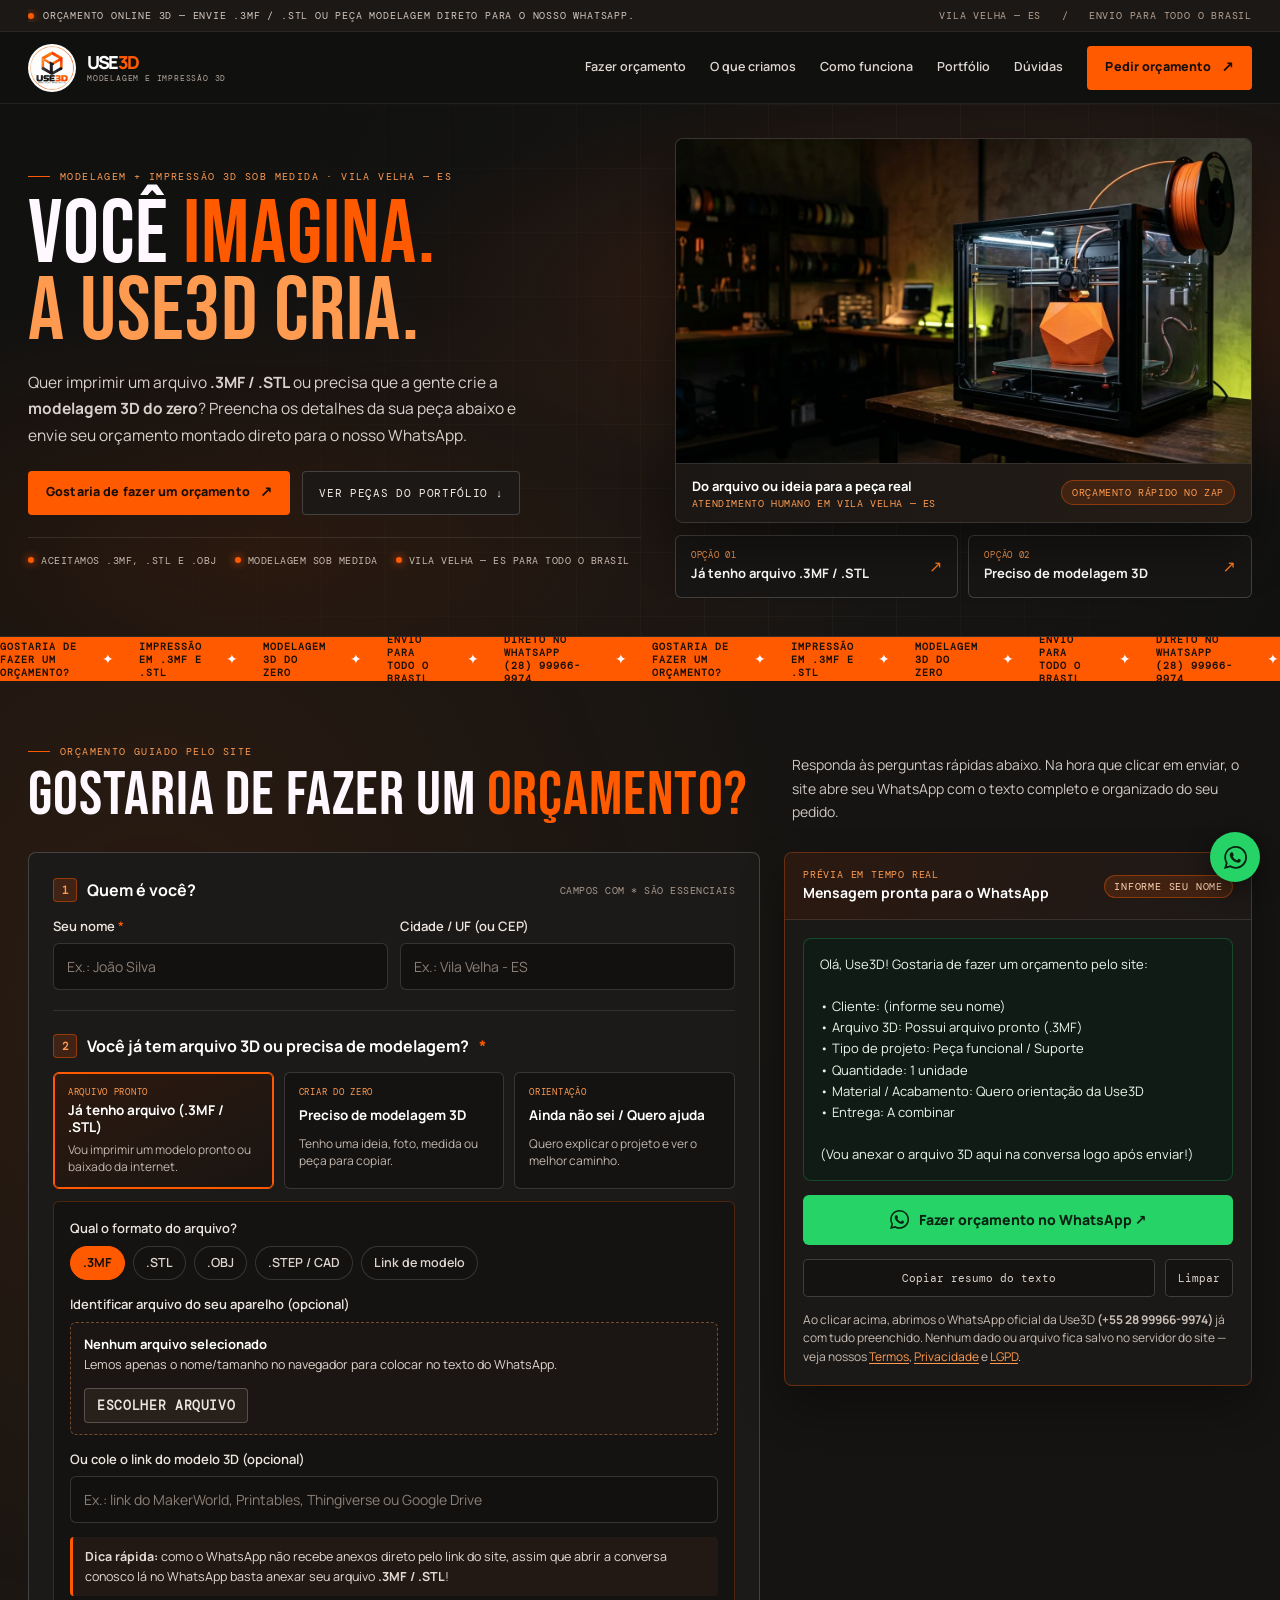
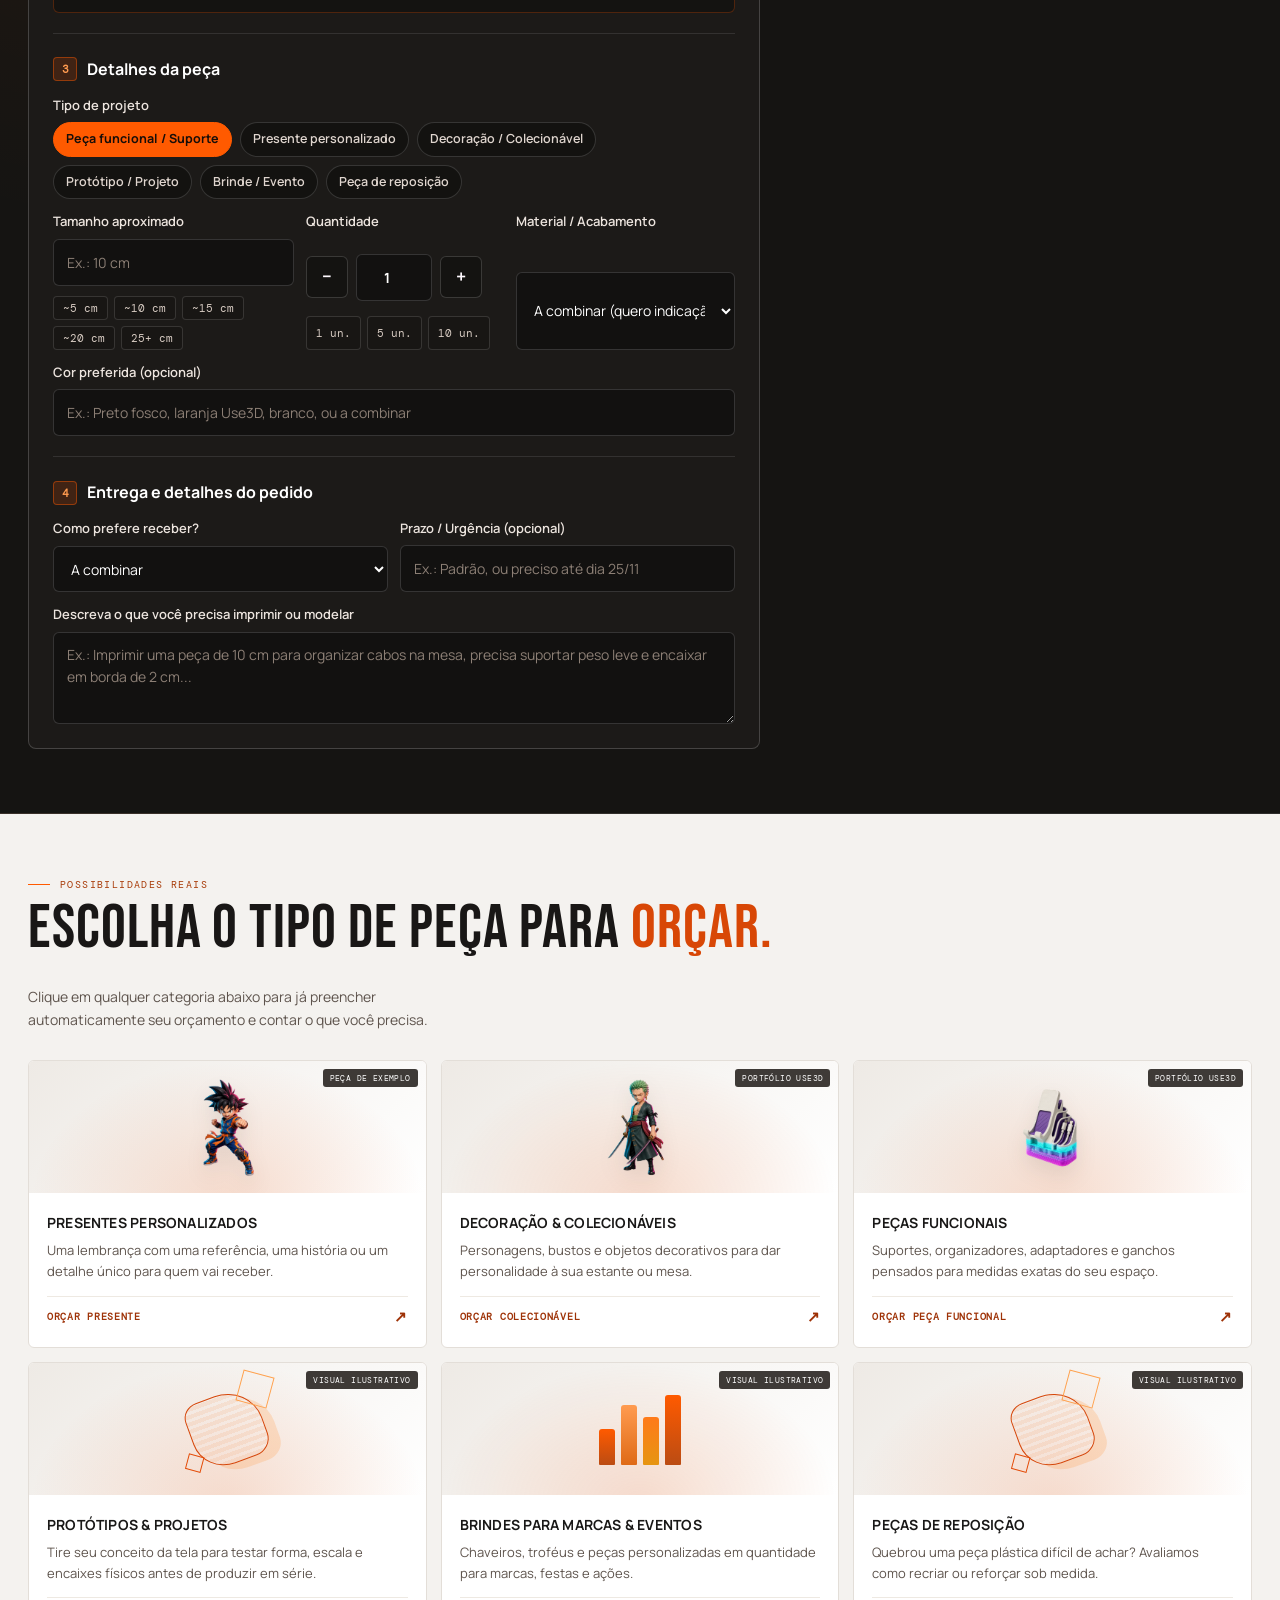
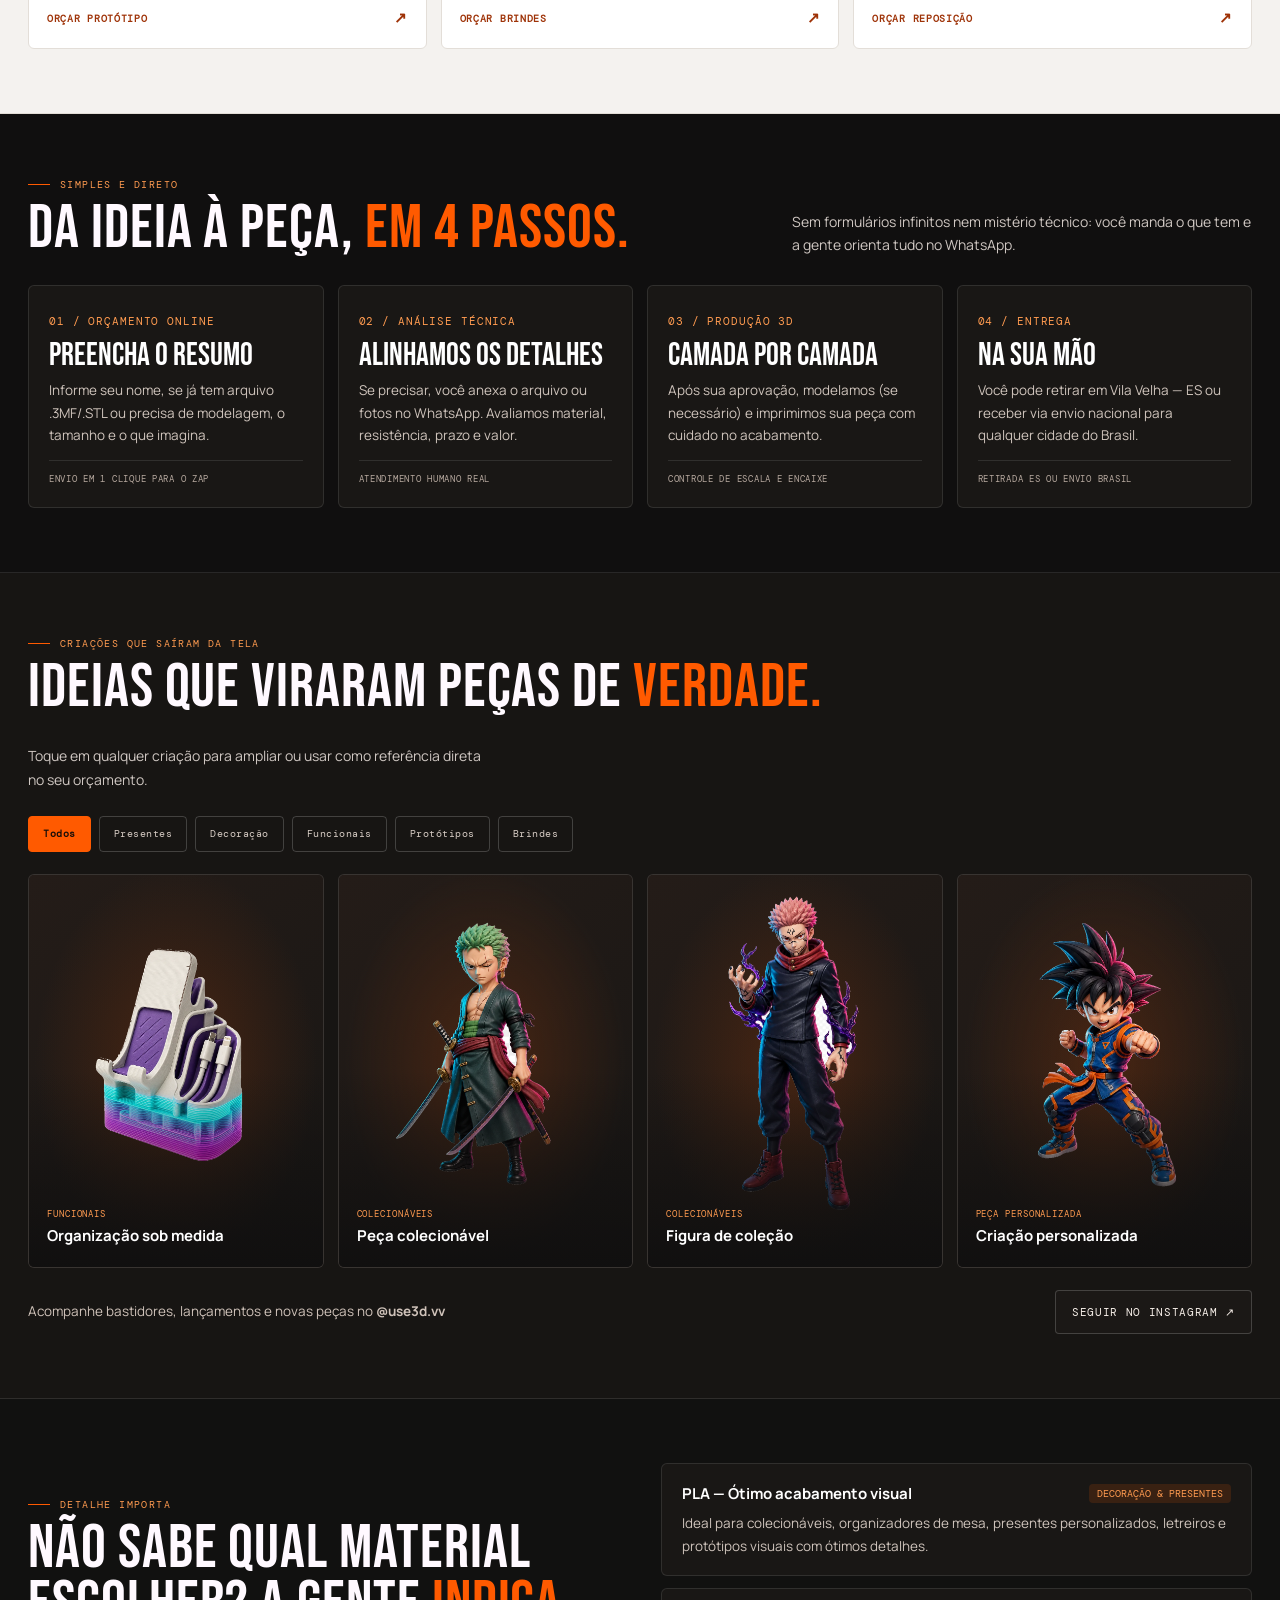
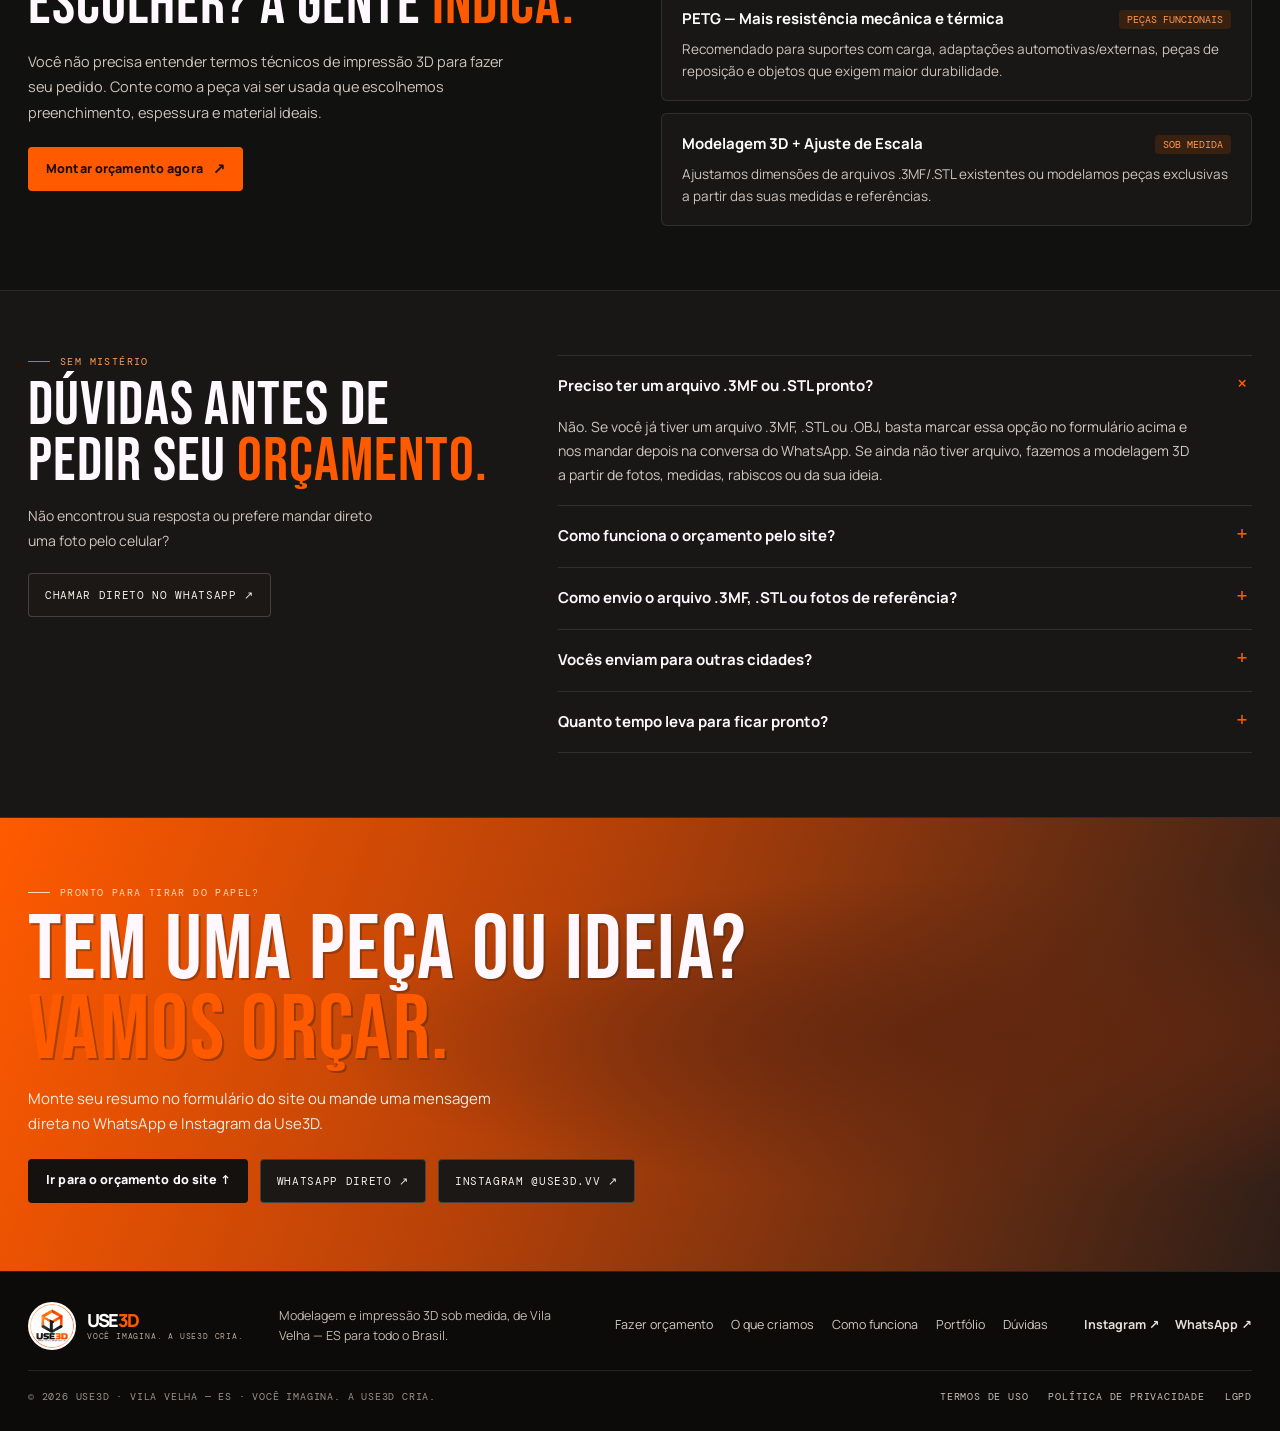
<file: docs/index.html>
<!doctype html>
<html lang="pt-BR">
<head>
<meta charset="utf-8">
<meta name="viewport" content="width=device-width, initial-scale=1">
<meta name="theme-color" content="#111110">
<title>Use3D — Orçamento, Modelagem e Impressão 3D Sob Medida | Vila Velha, ES</title>
<meta name="description" content="Faça seu orçamento de modelagem e impressão 3D online na Use3D. Informe seu arquivo .3MF/.STL ou ideia e envie direto para o WhatsApp. Vila Velha, ES para todo o Brasil.">
<meta name="keywords" content="orçamento impressão 3D, imprimir arquivo STL, imprimir arquivo 3MF, modelagem 3D sob medida, impressão 3D Vila Velha, impressão 3D Espírito Santo, peças personalizadas 3D, protótipos 3D, colecionáveis 3D, Use3D">
<meta name="author" content="Use3D">
<meta name="robots" content="index, follow, max-image-preview:large, max-snippet:-1, max-video-preview:-1">
<meta name="geo.region" content="BR-ES">
<meta name="geo.placename" content="Vila Velha">
<link rel="canonical" href="https://use3d.github.io/USE3D.VV/">
<link rel="alternate" hreflang="pt-BR" href="https://use3d.github.io/USE3D.VV/">
<link rel="icon" href="assets/use3d-icon.jpg" type="image/jpeg">
<link rel="apple-touch-icon" href="assets/use3d-icon.jpg">
<link rel="manifest" href="site.webmanifest">
<link rel="preload" href="assets/bebas-neue.ttf" as="font" type="font/ttf" crossorigin>
<link rel="preload" href="assets/manrope-regular.ttf" as="font" type="font/ttf" crossorigin>
<link rel="preload" href="assets/manrope-bold.ttf" as="font" type="font/ttf" crossorigin>
<meta property="og:type" content="website">
<meta property="og:locale" content="pt_BR">
<meta property="og:site_name" content="Use3D">
<meta property="og:title" content="Use3D — Orçamento, Modelagem e Impressão 3D Sob Medida | Vila Velha, ES">
<meta property="og:description" content="Tem um arquivo .3MF/.STL ou uma ideia para modelar? Preencha os detalhes da sua peça e envie seu orçamento direto para o WhatsApp da Use3D.">
<meta property="og:url" content="https://use3d.github.io/USE3D.VV/">
<meta property="og:image" content="https://use3d.github.io/USE3D.VV/assets/og-use3d.jpg">
<meta property="og:image:type" content="image/jpeg">
<meta property="og:image:width" content="1200">
<meta property="og:image:height" content="630">
<meta property="og:image:alt" content="Estúdio Use3D com impressora 3D criando peça personalizada em Vila Velha, ES">
<meta name="twitter:card" content="summary_large_image">
<meta name="twitter:title" content="Use3D — Orçamento, Modelagem e Impressão 3D Sob Medida">
<meta name="twitter:description" content="Monte seu pedido de impressão 3D (.3MF, .STL ou modelagem do zero) e envie direto no WhatsApp da Use3D.">
<meta name="twitter:image" content="https://use3d.github.io/USE3D.VV/assets/og-use3d.jpg">
<meta name="twitter:image:alt" content="Use3D — Modelagem e Impressão 3D Sob Medida">
<script type="application/ld+json">
{
  "@context": "https://schema.org",
  "@graph": [
    {
      "@type": "WebSite",
      "@id": "https://use3d.github.io/USE3D.VV/#website",
      "url": "https://use3d.github.io/USE3D.VV/",
      "name": "Use3D",
      "description": "Orçamento online, modelagem e impressão 3D sob medida em Vila Velha, ES, com envio para todo o Brasil.",
      "inLanguage": "pt-BR",
      "publisher": {"@id": "https://use3d.github.io/USE3D.VV/#business"}
    },
    {
      "@type": ["LocalBusiness", "ProfessionalService"],
      "@id": "https://use3d.github.io/USE3D.VV/#business",
      "name": "Use3D",
      "alternateName": "Use3D Modelagem e Impressão 3D",
      "description": "Estúdio de modelagem e impressão 3D sob medida em Vila Velha, Espírito Santo, com envio para todo o Brasil. Impressão de arquivos .3MF/.STL, modelagem do zero, presentes personalizados, colecionáveis, peças funcionais, protótipos e brindes.",
      "url": "https://use3d.github.io/USE3D.VV/",
      "logo": "https://use3d.github.io/USE3D.VV/assets/use3d-logo.jpg",
      "image": [
        "https://use3d.github.io/USE3D.VV/assets/og-use3d.jpg",
        "https://use3d.github.io/USE3D.VV/assets/studio.webp"
      ],
      "telephone": "+55-28-99966-9974",
      "sameAs": [
        "https://instagram.com/use3d.vv",
        "https://wa.me/5528999669974"
      ],
      "address": {
        "@type": "PostalAddress",
        "addressLocality": "Vila Velha",
        "addressRegion": "ES",
        "addressCountry": "BR"
      },
      "areaServed": [
        {"@type": "City", "name": "Vila Velha"},
        {"@type": "State", "name": "Espírito Santo"},
        {"@type": "Country", "name": "Brasil"}
      ],
      "contactPoint": {
        "@type": "ContactPoint",
        "contactType": "customer service",
        "telephone": "+55-28-99966-9974",
        "url": "https://wa.me/5528999669974?text=Oi%2C%20vim%20pelo%20site%20da%20Use3D%20e%20quero%20fazer%20um%20or%C3%A7amento.",
        "availableLanguage": ["Portuguese"]
      },
      "hasOfferCatalog": {
        "@type": "OfferCatalog",
        "name": "Serviços de Modelagem e Impressão 3D Use3D",
        "itemListElement": [
          {"@type": "Offer", "itemOffered": {"@type": "Service", "name": "Impressão 3D a partir de arquivos .3MF e .STL"}},
          {"@type": "Offer", "itemOffered": {"@type": "Service", "name": "Modelagem 3D Sob Medida"}},
          {"@type": "Offer", "itemOffered": {"@type": "Service", "name": "Presentes Personalizados em Impressão 3D"}},
          {"@type": "Offer", "itemOffered": {"@type": "Service", "name": "Decoração e Colecionáveis 3D"}},
          {"@type": "Offer", "itemOffered": {"@type": "Service", "name": "Peças Funcionais e Reposição Sob Medida"}},
          {"@type": "Offer", "itemOffered": {"@type": "Service", "name": "Protótipos e Brindes para Marcas e Eventos"}}
        ]
      }
    },
    {
      "@type": "WebPage",
      "@id": "https://use3d.github.io/USE3D.VV/#webpage",
      "url": "https://use3d.github.io/USE3D.VV/",
      "name": "Use3D — Orçamento, Modelagem e Impressão 3D Sob Medida | Vila Velha, ES",
      "description": "Faça seu orçamento de modelagem e impressão 3D online na Use3D e envie direto para o WhatsApp. Vila Velha, ES para todo o Brasil.",
      "inLanguage": "pt-BR",
      "isPartOf": {"@id": "https://use3d.github.io/USE3D.VV/#website"},
      "about": {"@id": "https://use3d.github.io/USE3D.VV/#business"},
      "primaryImageOfPage": {
        "@type": "ImageObject",
        "url": "https://use3d.github.io/USE3D.VV/assets/og-use3d.jpg",
        "width": 1200,
        "height": 630
      }
    },
    {
      "@type": "FAQPage",
      "@id": "https://use3d.github.io/USE3D.VV/#faq",
      "mainEntity": [
        {
          "@type": "Question",
          "name": "Preciso ter um arquivo .3MF ou .STL pronto?",
          "acceptedAnswer": {
            "@type": "Answer",
            "text": "Não. Se você já tiver um arquivo .3MF, .STL ou .OBJ, pode informar direto no formulário de orçamento e enviar na conversa do WhatsApp. Se ainda não tiver arquivo, fazemos a modelagem 3D a partir de fotos, medidas, rabiscos ou da sua ideia."
          }
        },
        {
          "@type": "Question",
          "name": "Como funciona o orçamento pelo site?",
          "acceptedAnswer": {
            "@type": "Answer",
            "text": "Você preenche os dados básicos da sua peça — nome, se já possui arquivo 3D ou precisa de modelagem, tamanho aproximado, quantidade e entrega — e o site monta automaticamente uma mensagem organizada para enviar com um clique direto para o WhatsApp da Use3D."
          }
        },
        {
          "@type": "Question",
          "name": "Como envio o arquivo .3MF, .STL ou fotos de referência?",
          "acceptedAnswer": {
            "@type": "Answer",
            "text": "No formulário você pode indicar o formato ou selecionar o arquivo para preencher o nome automaticamente no texto. Assim que o WhatsApp abrir com o resumo pronto, basta anexar o arquivo 3D ou enviar suas imagens direto na conversa."
          }
        },
        {
          "@type": "Question",
          "name": "Vocês enviam para outras cidades?",
          "acceptedAnswer": {
            "@type": "Answer",
            "text": "Sim. A Use3D fica em Vila Velha — ES (com opção de retirada ou entrega local) e envia projetos personalizados para todo o Brasil."
          }
        },
        {
          "@type": "Question",
          "name": "Quanto tempo leva para ficar pronto?",
          "acceptedAnswer": {
            "@type": "Answer",
            "text": "O prazo varia conforme tamanho, necessidade de modelagem, material e acabamento. A estimativa de prazo e valor é confirmada rapidamente após o envio do seu resumo no WhatsApp."
          }
        }
      ]
    }
  ]
}
</script>
<style>
@font-face{font-family:Manrope;src:url('assets/manrope-regular.ttf');font-weight:400;font-display:swap}
@font-face{font-family:Manrope;src:url('assets/manrope-medium.ttf');font-weight:500;font-display:swap}
@font-face{font-family:Manrope;src:url('assets/manrope-semibold.ttf');font-weight:600;font-display:swap}
@font-face{font-family:Manrope;src:url('assets/manrope-bold.ttf');font-weight:700;font-display:swap}
@font-face{font-family:Manrope;src:url('assets/manrope-extrabold.ttf');font-weight:800;font-display:swap}
@font-face{font-family:DMMono;src:url('assets/dm-mono.ttf');font-display:swap}
@font-face{font-family:Bebas;src:url('assets/bebas-neue.ttf');font-display:swap}

:root{
  --bg:#111110;
  --bg2:#191715;
  --bg3:#23201d;
  --orange:#ff5a00;
  --orange-deep:#d94706;
  --amber:#ff7a1a;
  --peach:#ff9b50;
  --wa:#25d366;
  --wa-dark:#128c45;
  --white:#fff9ff;
  --soft:#d8d1cc;
  --muted:#a8998d;
  --line:#ffffff1a;
  --line-strong:#ffffff2e;
  --mono:DMMono,ui-monospace,monospace;
  --sans:Manrope,system-ui,Arial,sans-serif;
  --display:Bebas,Impact,sans-serif;
  --max:1260px;
  --ease:cubic-bezier(.2,.72,.18,1);
}

*{box-sizing:border-box}
html{scroll-behavior:smooth;scroll-padding-top:78px;overflow-x:clip}
body{
  margin:0;
  background:var(--bg);
  color:var(--white);
  font-family:var(--sans);
  font-size:15px;
  line-height:1.65;
  -webkit-font-smoothing:antialiased;
  overflow-x:clip;
}
body.locked{overflow:hidden}
a{color:inherit;text-decoration:none}
button,input,select,textarea{font:inherit;color:inherit}

.wrap{width:min(var(--max),calc(100% - 56px));margin-inline:auto}
.mono{font-family:var(--mono)}
.sr-only{position:absolute;width:1px;height:1px;padding:0;margin:-1px;overflow:hidden;clip:rect(0,0,0,0);white-space:nowrap;border:0}

.reading-progress{position:fixed;z-index:100;top:0;left:0;width:100%;height:2px;pointer-events:none}
.reading-progress span{display:block;width:0;height:100%;background:linear-gradient(90deg,var(--orange),var(--amber),var(--peach));box-shadow:0 0 12px #ff5a0099}

a:focus-visible,button:focus-visible,input:focus-visible,select:focus-visible,textarea:focus-visible,summary:focus-visible{
  outline:2px solid var(--amber);
  outline-offset:3px;
}
.skip-link{
  position:fixed;z-index:120;left:12px;top:8px;padding:10px 14px;
  background:var(--amber);color:#111110;font-size:12px;font-weight:800;
  transform:translateY(-160%);transition:transform .2s;
}
.skip-link:focus{transform:translateY(0)}

.eyebrow{
  display:flex;align-items:center;gap:10px;
  color:var(--peach);font:10px var(--mono);letter-spacing:.14em;text-transform:uppercase;
}
.eyebrow:before{content:'';height:1px;width:22px;background:var(--orange)}

/* Top Announcement & Header */
.announcement{
  min-height:31px;background:#1c1815;border-bottom:1px solid #ffffff12;
  color:#d3c8c1;font:10px var(--mono);letter-spacing:.08em;text-transform:uppercase;
}
.announcement .wrap{min-height:31px;display:flex;align-items:center;justify-content:space-between;gap:14px}
.announce-left{display:flex;align-items:center;gap:9px;min-width:0;white-space:nowrap;overflow:hidden;text-overflow:ellipsis}
.announce-dot{width:6px;height:6px;border-radius:50%;background:var(--orange);box-shadow:0 0 10px var(--orange);flex:none}
.announcement .place{color:#b6a293;white-space:nowrap}

.header{
  height:72px;position:sticky;top:0;z-index:40;
  background:#111110db;border-bottom:1px solid #ffffff14;
  backdrop-filter:blur(14px);transition:height .25s var(--ease),background .25s;
}
.header.scrolled{height:64px;background:#111110f2;border-color:#ffffff22}
.header .wrap{height:100%;display:flex;align-items:center;justify-content:space-between;gap:20px}
.brand{display:flex;align-items:center;gap:11px;flex:none}
.brand-img{display:block;width:48px;height:48px;object-fit:cover;border-radius:50%;background:#fff;border:2px solid #ffffffbb}
.brand-lockup{display:flex;flex-direction:column;gap:2px}
.brand-word{font-size:18px;font-weight:800;letter-spacing:-.08em;line-height:1;color:#fff}
.brand-word span{color:var(--orange)}
.brand-tag{color:#b5a69b;font:8px var(--mono);letter-spacing:.1em;text-transform:uppercase}

.nav{display:flex;align-items:center;gap:24px;font-size:12.5px;font-weight:600;color:#e0d7d2}
.nav>a:not(.nav-cta){position:relative;padding:6px 0;transition:color .2s;white-space:nowrap}
.nav>a:not(.nav-cta):hover{color:var(--peach)}
.nav>a:not(.nav-cta):after{content:'';position:absolute;left:0;bottom:0;height:1px;width:0;background:var(--orange);transition:width .25s var(--ease)}
.nav>a:not(.nav-cta):hover:after{width:100%}
.nav-legal{display:none}
.menu-button{display:none;background:none;border:1px solid var(--line-strong);padding:7px 11px;font-size:18px;cursor:pointer;border-radius:4px}

.button,.nav-cta{
  min-height:44px;padding:0 18px;display:inline-flex;align-items:center;justify-content:center;gap:10px;
  background:var(--orange);color:#170e09;font-size:12.5px;font-weight:800;letter-spacing:.01em;border:0;
  border-radius:4px;cursor:pointer;transition:transform .24s var(--ease),box-shadow .24s,background .24s;
  white-space:nowrap;
}
.button:hover,.nav-cta:hover{transform:translateY(-2px);background:#ff7a29;box-shadow:0 10px 26px #ff5a0038}
.button:active,.nav-cta:active{transform:translateY(0) scale(.985)}
.arrow{font-size:15px;transition:transform .2s}
.button:hover .arrow,.nav-cta:hover .arrow{transform:translate(2px,-2px)}

.button-outline{
  min-height:44px;padding:0 16px;display:inline-flex;align-items:center;justify-content:center;gap:9px;
  background:#1b1816;border:1px solid var(--line-strong);border-radius:4px;
  color:#f5ede7;font:11px var(--mono);letter-spacing:.06em;text-transform:uppercase;
  cursor:pointer;transition:border-color .2s,background .2s,color .2s;white-space:nowrap;
}
.button-outline:hover{border-color:var(--orange);background:#261d17;color:#fff}

/* Hero Section */
.hero{
  position:relative;overflow-x:clip;padding:34px 0 38px;isolation:isolate;
  background:radial-gradient(ellipse at 78% 36%,#a83e0e48,transparent 46%),radial-gradient(ellipse at 20% 85%,#ff5a001a,transparent 42%),linear-gradient(120deg,#111110 20%,#171513 72%,#111110);
  border-bottom:1px solid var(--line);
}
.hero:before{
  content:'';position:absolute;inset:0;z-index:-1;
  background-image:linear-gradient(#ffd5b009 1px,transparent 1px),linear-gradient(90deg,#ffd5b009 1px,transparent 1px);
  background-size:64px 64px;mask-image:linear-gradient(105deg,transparent 4%,#000 68%,transparent);
}
.hero .wrap{display:grid;grid-template-columns:1.03fr .97fr;align-items:center;gap:34px}
.hero-copy{position:relative;z-index:2}
.hero h1{
  font:400 clamp(56px,7vw,92px)/.86 var(--display);
  letter-spacing:.01em;margin:14px 0 18px;
}
.hero h1 em{font-style:normal;color:var(--orange)}
.hero h1 .line-amber{color:var(--peach)}
.hero-lead{font-size:15.5px;line-height:1.72;color:var(--soft);max-width:520px;margin:0 0 22px}
.hero-actions{display:flex;flex-wrap:wrap;align-items:center;gap:12px;margin-bottom:22px}
.hero-badges{
  display:flex;flex-wrap:wrap;gap:8px 18px;padding-top:16px;border-top:1px solid var(--line);
  font:10px var(--mono);letter-spacing:.05em;text-transform:uppercase;color:#c9bbb1;
}
.hero-badges span{display:inline-flex;align-items:center;gap:7px}
.hero-badges i{width:6px;height:6px;border-radius:50%;background:var(--orange);box-shadow:0 0 8px var(--orange)}

/* Hero Visual Showcase (Real Studio + Interactive 3D Badge + Direct Shortcut) */
.hero-showcase{
  display:grid;gap:12px;position:relative;
}
.studio-card{
  position:relative;border-radius:8px;overflow:hidden;border:1px solid #ffffff22;
  background:#191715;box-shadow:0 24px 50px #00000066;
}
.studio-card img{display:block;width:100%;height:auto;aspect-ratio:16/9;object-fit:cover}
.studio-card-bar{
  display:flex;align-items:center;justify-content:space-between;gap:12px;flex-wrap:wrap;
  padding:12px 16px;background:linear-gradient(90deg,#1a1715,#241c16);border-top:1px solid var(--line);
}
.studio-card-bar strong{display:block;font-size:13px;color:#fff}
.studio-card-bar span{display:block;font:10px var(--mono);color:var(--peach);letter-spacing:.06em;text-transform:uppercase}
.studio-pill{
  padding:5px 10px;border-radius:999px;background:#ff5a0024;border:1px solid #ff5a0066;
  color:#ffd5b5;font:10px var(--mono);letter-spacing:.06em;text-transform:uppercase;white-space:nowrap;
}

.hero-quick-paths{
  display:grid;grid-template-columns:1fr 1fr;gap:10px;
}
.quick-path{
  display:flex;align-items:center;justify-content:space-between;gap:10px;
  padding:13px 15px;border-radius:6px;border:1px solid var(--line-strong);
  background:#181614;text-align:left;cursor:pointer;
  transition:border-color .2s,background .2s,transform .2s;
}
.quick-path:hover{border-color:var(--orange);background:#221b17;transform:translateY(-2px)}
.quick-path small{display:block;font:9px var(--mono);color:var(--peach);letter-spacing:.08em;text-transform:uppercase;margin-bottom:2px}
.quick-path strong{display:block;font-size:13px;color:#fff}
.quick-path span.go{color:var(--amber);font-size:16px;flex:none}

/* Marquee */
.marquee{height:44px;background:var(--orange);color:#170e09;display:flex;align-items:center;overflow:hidden}
.marquee-track{width:max-content;display:flex;gap:24px;align-items:center;animation:marquee 32s linear infinite;font:10px var(--mono);font-weight:700;letter-spacing:.1em;text-transform:uppercase}
.marquee-track span{display:flex;align-items:center;gap:24px}
.marquee-track b{font-size:14px;color:#fff9ff;font-weight:400}
@keyframes marquee{to{transform:translateX(-50%)}}

/* Section Common */
.section{padding:64px 0}
.section-head{display:flex;justify-content:space-between;align-items:flex-end;gap:28px;margin-bottom:28px;flex-wrap:wrap}
.section-title{font:400 clamp(38px,5.2vw,62px)/.9 var(--display);letter-spacing:.015em;margin:10px 0 0}
.section-title em{font-style:normal;color:var(--orange)}
.section-intro{max-width:460px;color:#cfc7c2;font-size:14px;line-height:1.7;margin:0}

/* PROTAGONIST SECTION: Online Quote Builder -> WhatsApp */
.quote-section{
  background:radial-gradient(ellipse at 12% 18%,#ff5a0018,transparent 42%),#151412;
  border-bottom:1px solid var(--line);
}
.quote-layout{
  display:grid;grid-template-columns:minmax(0,1.22fr) minmax(320px,.78fr);gap:24px;align-items:start;
}
.quote-form-card{
  background:#1c1a18;border:1px solid var(--line-strong);border-radius:8px;padding:24px;
  display:grid;gap:22px;
}
.quote-alert{
  display:none;padding:12px 14px;border-radius:6px;font-size:13.5px;font-weight:600;
  border:1px solid #ff5a0088;background:#331a0d;color:#ffdcc6;
}
.quote-alert.visible{display:block}
.quote-alert.success{border-color:#25d36677;background:#10291b;color:#ccf5dc}

.q-step{display:grid;gap:12px;padding-bottom:20px;border-bottom:1px solid var(--line)}
.q-step:last-of-type{padding-bottom:0;border-bottom:0}
.q-step-head{display:flex;align-items:center;justify-content:space-between;gap:10px;flex-wrap:wrap}
.q-step-title{display:flex;align-items:center;gap:10px;margin:0;font-size:16px;font-weight:700;color:#fff}
.q-step-num{
  display:inline-grid;place-items:center;width:24px;height:24px;border-radius:4px;
  background:#ff5a0029;border:1px solid #ff5a0070;color:var(--peach);font:11px var(--mono);font-weight:700;
}
.q-step-hint{font:10px var(--mono);color:var(--muted);letter-spacing:.05em;text-transform:uppercase}

.fields-row{display:grid;grid-template-columns:1fr 1fr;gap:12px}
.fields-row.three{grid-template-columns:1.1fr .9fr 1fr}
.field{display:grid;gap:6px}
.field label,.field-label{font-size:13px;font-weight:600;color:#ece4de}
.req{color:var(--orange)}
.input,.select,.textarea{
  width:100%;padding:11px 13px;border-radius:6px;
  border:1px solid #ffffff26;background:#121110;color:#fff;
  font-size:14px;transition:border-color .2s,background .2s;
}
.input::placeholder,.textarea::placeholder{color:#8c7f75}
.input:hover,.select:hover,.textarea:hover{border-color:#ffffff44}
.input:focus,.select:focus,.textarea:focus{border-color:var(--orange);background:#161412;outline:none}
.input.invalid,.textarea.invalid{border-color:#ff4d4d;background:#241313}
.textarea{min-height:92px;resize:vertical;line-height:1.6}

/* Radio Choice Cards (Has 3D File? / Needs Modeling?) */
.choice-grid{display:grid;grid-template-columns:repeat(3,minmax(0,1fr));gap:10px}
.choice-card{position:relative}
.choice-card input{position:absolute;opacity:0;pointer-events:none}
.choice-card label{
  display:grid;gap:4px;height:100%;padding:13px 14px;border-radius:6px;
  border:1px solid #ffffff26;background:#141311;cursor:pointer;
  transition:border-color .2s,background .2s,transform .18s;
}
.choice-card label:hover{border-color:#ff7a1a88;background:#1e1915}
.choice-card input:focus-visible + label{outline:2px solid var(--amber);outline-offset:2px}
.choice-card input:checked + label{
  border-color:var(--orange);background:linear-gradient(155deg,#2d190f,#191512);
  box-shadow:inset 0 0 0 1px var(--orange);
}
.choice-badge{font:9px var(--mono);color:var(--peach);letter-spacing:.08em;text-transform:uppercase}
.choice-card strong{font-size:13.5px;color:#fff;line-height:1.3}
.choice-card span.desc{font-size:12px;color:#c2b6ad;line-height:1.45}

/* Conditional Sub-panels */
.cond-panel{
  padding:16px;border-radius:6px;background:#141311;border:1px solid #ff5a0040;
  display:grid;gap:14px;
}
.cond-panel[hidden]{display:none}
.cond-note{
  margin:0;padding:10px 12px;border-radius:4px;background:#221914;border-left:3px solid var(--orange);
  font-size:12.5px;color:#e4d9d1;line-height:1.55;
}

/* File Picker Helper */
.file-drop{
  display:flex;align-items:center;justify-content:space-between;gap:12px;flex-wrap:wrap;
  padding:11px 13px;border-radius:6px;border:1px dashed #ff9b5066;background:#1b1613;
}
.file-drop-info{font-size:12.5px;color:#ded4cc}
.file-drop-info strong{display:block;color:#fff;font-size:13px}
.file-drop-actions{display:flex;gap:8px;align-items:center}
.file-btn{
  padding:8px 12px;border-radius:4px;border:1px solid #ffffff38;background:#27201b;
  font:11px var(--mono);text-transform:uppercase;letter-spacing:.05em;cursor:pointer;color:#fff;
  transition:border-color .2s,background .2s;
}
.file-btn:hover{border-color:var(--orange);background:#33241a}
.file-clear{
  display:none;padding:8px 10px;border-radius:4px;border:1px solid #ffffff26;background:transparent;
  font:11px var(--mono);color:#d0c4bc;cursor:pointer;
}
.file-clear.visible{display:inline-flex}

/* Chips */
.chip-group{display:flex;flex-wrap:wrap;gap:8px}
.chip-btn{
  min-height:34px;padding:6px 12px;border-radius:999px;
  border:1px solid #ffffff26;background:#131210;color:#dfd5ce;
  font-size:12.5px;font-weight:600;cursor:pointer;
  transition:border-color .18s,background .18s,color .18s;
}
.chip-btn:hover{border-color:var(--peach);color:#fff}
.chip-btn.active,.chip-btn[aria-pressed="true"]{
  background:var(--orange);border-color:var(--orange);color:#170e09;font-weight:700;
}

.size-shortcuts{display:flex;flex-wrap:wrap;gap:6px;margin-top:4px}
.mini-chip{
  padding:4px 9px;border-radius:4px;border:1px solid #ffffff22;background:#181614;
  font:11px var(--mono);color:#d7cbc2;cursor:pointer;transition:border-color .18s,background .18s,color .18s;
}
.mini-chip:hover,.mini-chip.active{border-color:var(--orange);background:#2e1b10;color:#fff}

/* Quantity Stepper */
.qty-control{display:flex;align-items:center;gap:8px}
.qty-btn{
  width:42px;height:42px;border-radius:6px;border:1px solid #ffffff29;background:#141311;
  font-size:18px;font-weight:700;cursor:pointer;display:grid;place-items:center;
  transition:border-color .2s,background .2s;
}
.qty-btn:hover{border-color:var(--orange);background:#261a13}
.qty-input{width:76px;text-align:center;font-weight:700}

/* Sticky WhatsApp Summary Preview */
.quote-preview-card{
  position:sticky;top:82px;
  background:#1b1917;border:1px solid #ff5a0055;border-radius:8px;overflow:hidden;
  box-shadow:0 22px 46px #00000055;
}
.preview-header{
  padding:15px 18px;background:linear-gradient(110deg,#2b1910,#1d1917);
  border-bottom:1px solid var(--line);display:flex;align-items:center;justify-content:space-between;gap:10px;
}
.preview-header strong{display:block;font-size:14px;color:#fff}
.preview-header span{display:block;font:10px var(--mono);color:var(--peach);letter-spacing:.08em;text-transform:uppercase}
.preview-status{
  padding:4px 9px;border-radius:999px;background:#25d36624;border:1px solid #25d36666;
  color:#98f2ba;font:10px var(--mono);text-transform:uppercase;white-space:nowrap;
}
.preview-body{padding:18px;display:grid;gap:14px}
.wa-bubble{
  padding:15px 16px;border-radius:8px;
  background:#111b15;border:1px solid #25d36640;
  color:#e8f5ec;font-size:13px;line-height:1.62;white-space:pre-line;word-break:break-word;
  max-height:330px;overflow:auto;
}
.preview-meta{
  font-size:12px;color:#c9bdb4;line-height:1.55;margin:0;
}
.preview-meta a{color:var(--peach);text-decoration:underline;text-underline-offset:2px}
.wa-submit{
  width:100%;min-height:50px;padding:0 18px;border-radius:6px;border:0;
  background:var(--wa);color:#082111;font-size:14px;font-weight:800;
  display:inline-flex;align-items:center;justify-content:center;gap:10px;
  cursor:pointer;transition:transform .22s var(--ease),background .2s,box-shadow .2s;
}
.wa-submit:hover{transform:translateY(-2px);background:#34e475;box-shadow:0 10px 26px #25d3663a}
.wa-submit svg{width:19px;height:19px;fill:currentColor;flex:none}
.preview-secondary-actions{display:grid;grid-template-columns:1fr auto;gap:10px}
.copy-msg-btn,.reset-msg-btn{
  min-height:38px;padding:0 12px;border-radius:5px;border:1px solid var(--line-strong);
  background:#141311;color:#ded4cc;font:11px var(--mono);cursor:pointer;transition:border-color .2s,background .2s;
}
.copy-msg-btn:hover,.reset-msg-btn:hover{border-color:var(--orange);background:#221a15;color:#fff}

/* Services Section */
.services{background:#f4f2ef;color:#191817;border-bottom:1px solid #e2ddd6}
.services .eyebrow{color:#a83b08}
.services .section-title{color:#191716}
.services .section-title em{color:#d84706}
.services .section-intro{color:#5e544d}
.service-grid{display:grid;grid-template-columns:repeat(3,minmax(0,1fr));gap:14px}
.service-card{
  background:#fff;border:1px solid #e3ded8;border-radius:6px;overflow:hidden;
  display:flex;flex-direction:column;justify-content:space-between;
  transition:transform .35s var(--ease),box-shadow .35s,border-color .35s;
}
.service-card:hover{transform:translateY(-4px);box-shadow:0 16px 34px #2f1e1214;border-color:#d8470666}
.service-art{
  height:132px;position:relative;overflow:hidden;display:grid;place-items:center;
  background:radial-gradient(ellipse at 50% 105%,#e84d002b,transparent 70%),linear-gradient(135deg,#eeeae5,#fff);
}
.service-art img{height:118px;width:84%;object-fit:contain;filter:drop-shadow(0 10px 10px #39251918);transition:transform .45s var(--ease)}
.service-card:hover .service-art img{transform:translateY(-4px) scale(1.05)}
.service-art .abstract-shape{position:relative;width:74px;height:70px;border:1px solid #d6470a;border-radius:22% 51% 25% 45%;transform:rotate(-20deg);background:repeating-linear-gradient(0deg,#f28a4320 0 4px,transparent 4px 7px);box-shadow:10px 8px 0 #ff8c2833}
.service-art .abstract-shape:before,.service-art .abstract-shape:after{content:'';position:absolute;border:1px solid #ffa24f;width:30px;height:30px;right:-20px;top:-10px;transform:rotate(35deg)}
.service-art .abstract-shape:after{width:14px;height:14px;left:-14px;right:auto;top:47px;border-color:#e44c08}
.service-art .material-bars{display:flex;gap:6px;align-items:flex-end;height:72px}
.material-bars i{display:block;width:16px;background:linear-gradient(180deg,var(--orange),#bb4c13);border-radius:3px 3px 1px 1px}
.material-bars i:nth-child(1){height:36px}
.material-bars i:nth-child(2){height:60px;background:linear-gradient(180deg,var(--peach),#df6a16)}
.material-bars i:nth-child(3){height:48px;background:linear-gradient(180deg,var(--amber),#e69511)}
.material-bars i:nth-child(4){height:70px}
.illustrative{position:absolute;right:8px;top:8px;background:#191410d4;color:#fff;padding:4px 7px;font:8px var(--mono);letter-spacing:.05em;text-transform:uppercase;border-radius:3px}
.service-info{padding:18px;display:flex;flex-direction:column;flex:1;justify-content:space-between;gap:14px}
.service-info h3{font-size:14px;letter-spacing:.015em;margin:0 0 6px}
.service-info p{color:#5e544d;font-size:13px;line-height:1.6;margin:0}
.service-action{
  width:100%;display:flex;align-items:center;justify-content:space-between;padding:10px 0 2px;
  background:none;border:0;border-top:1px solid #eee9e2;color:#9e3207;
  font:10px var(--mono);font-weight:700;letter-spacing:.07em;text-transform:uppercase;cursor:pointer;
}
.service-action:hover{color:var(--orange-deep)}
.service-action span:last-child{font-size:15px;transition:transform .2s}
.service-card:hover .service-action span:last-child{transform:translate(3px,-2px)}

/* How it Works — Compact, balanced 4-step workflow (zero empty scroll voids) */
.process{background:#100f0f;border-bottom:1px solid var(--line)}
.process-grid{display:grid;grid-template-columns:repeat(4,minmax(0,1fr));gap:14px}
.process-card{
  padding:22px 20px;border-radius:6px;background:#191715;border:1px solid var(--line);
  display:flex;flex-direction:column;justify-content:space-between;gap:14px;
  transition:border-color .25s,transform .25s;
}
.process-card:hover{border-color:#ff5a0066;transform:translateY(-3px)}
.step-num{font:11px var(--mono);color:var(--peach);letter-spacing:.08em}
.process-card h3{font:400 32px/.95 var(--display);margin:8px 0 8px;color:#fff}
.process-card p{margin:0;font-size:13.5px;line-height:1.65;color:#cfc4bc}
.step-tag{padding-top:12px;border-top:1px solid var(--line);font:9px var(--mono);color:#b7a99f;letter-spacing:.08em;text-transform:uppercase}

/* Portfolio Section */
.portfolio{background:#171513;border-bottom:1px solid var(--line)}
.portfolio-filters{display:flex;flex-wrap:wrap;gap:8px;margin:-4px 0 22px}
.filter-button{
  min-height:36px;padding:0 14px;border-radius:4px;border:1px solid #ffffff30;background:transparent;
  color:#d9cec6;font:10px var(--mono);letter-spacing:.05em;cursor:pointer;transition:background .2s,color .2s,border-color .2s;
}
.filter-button:hover{border-color:var(--orange);color:#fff}
.filter-button.active{background:var(--orange);border-color:var(--orange);color:#170e09;font-weight:700}

.portfolio-grid{display:grid;grid-template-columns:repeat(4,minmax(0,1fr));gap:14px}
.portfolio-grid[data-count="3"]{grid-template-columns:repeat(3,minmax(0,1fr))}
.portfolio-grid[data-count="2"]{grid-template-columns:repeat(2,minmax(0,1fr));max-width:760px}
.portfolio-grid[data-count="1"]{grid-template-columns:minmax(0,720px)}
.portfolio-item{
  position:relative;aspect-ratio:3/4;min-height:300px;padding:0;border-radius:6px;
  border:1px solid #ffffff1a;background:#211d1a;overflow:hidden;cursor:pointer;
  text-align:left;color:#fff;isolation:isolate;transition:transform .3s var(--ease),border-color .3s;
}
.portfolio-grid[data-count="1"] .portfolio-item{aspect-ratio:auto;min-height:300px;display:grid;grid-template-columns:250px 1fr;align-items:stretch}
.portfolio-grid[data-count="1"] .portfolio-item img{position:relative;inset:auto;height:100%}
.portfolio-grid[data-count="1"] .portfolio-overlay{position:relative;inset:auto;justify-content:center;padding:28px;background:#191512}
.portfolio-item:hover{transform:translateY(-4px);border-color:#ff5a0075}
.portfolio-item[hidden]{display:none}
.portfolio-item img{
  width:100%;height:100%;position:absolute;inset:0;object-fit:contain;padding:16px 14px 52px;
  background:radial-gradient(ellipse at 50% 48%,#71310f85,transparent 68%),linear-gradient(145deg,#241c18,#181614);
  transition:transform .55s var(--ease);
}
.portfolio-item:hover img{transform:scale(1.05)}
.portfolio-overlay{
  position:absolute;z-index:2;inset:50% 0 0;display:flex;flex-direction:column;justify-content:flex-end;
  padding:18px;background:linear-gradient(transparent,#100f0ff2);
}
.portfolio-category{font:9px var(--mono);letter-spacing:.1em;color:var(--peach);text-transform:uppercase}
.portfolio-title{font-size:15px;font-weight:700;margin-top:4px}
.portfolio-open{
  position:absolute;right:12px;top:12px;width:30px;height:30px;display:grid;place-items:center;
  border:1px solid #ffffff70;border-radius:50%;font-size:13px;opacity:0;transform:translateY(4px);transition:opacity .2s,transform .2s;
}
.portfolio-item:hover .portfolio-open,.portfolio-item:focus-visible .portfolio-open{opacity:1;transform:none}
.portfolio-empty{
  display:none;padding:34px 22px;text-align:center;border:1px dashed #ffffff38;border-radius:6px;
  background:#141210;color:#ded4cc;font-size:14px;line-height:1.75;
}
.portfolio-empty.visible{display:block}
.portfolio-bottom{margin-top:22px;display:flex;align-items:center;justify-content:space-between;gap:16px;flex-wrap:wrap}
.portfolio-bottom p{font-size:13.5px;color:#cfc2b9;margin:0}

/* Materials & Quality */
.materials{background:#111110;border-bottom:1px solid var(--line)}
.materials-grid{display:grid;grid-template-columns:1fr 1fr;gap:42px;align-items:center}
.materials-cards{display:grid;gap:12px}
.material-card{
  padding:18px 20px;border-radius:6px;background:#191715;border:1px solid var(--line);
  display:grid;gap:6px;
}
.material-card-top{display:flex;align-items:center;justify-content:space-between;gap:10px}
.material-card strong{font-size:15px;color:#fff}
.material-card span.tag{
  padding:3px 8px;border-radius:4px;background:#ff5a0024;color:var(--peach);font:10px var(--mono);text-transform:uppercase;
}
.material-card p{margin:0;font-size:13.5px;line-height:1.65;color:#cfc4bc}

/* FAQ */
.faq{background:#191715;border-bottom:1px solid var(--line)}
.faq-grid{display:grid;grid-template-columns:.82fr 1.18fr;gap:48px;align-items:start}
.faq-side p{max-width:360px;color:#cfc4bc;font-size:14px;line-height:1.75;margin:14px 0 20px}
.faq-list{border-top:1px solid var(--line)}
details{border-bottom:1px solid var(--line)}
summary{list-style:none;cursor:pointer;padding:18px 38px 18px 0;font-size:15px;font-weight:700;position:relative}
summary::-webkit-details-marker{display:none}
summary:after{content:'+';position:absolute;top:14px;right:4px;font:20px var(--mono);color:var(--orange);transition:transform .22s}
details[open] summary:after{transform:rotate(45deg)}
details p{font-size:14px;line-height:1.72;color:#d0c7c2;max-width:640px;margin:-2px 32px 18px 0}

/* Final CTA */
.final-cta{
  position:relative;overflow:hidden;isolation:isolate;padding:68px 0;
  background:radial-gradient(ellipse at 78% 48%,#62270f 0,transparent 48%),linear-gradient(110deg,#ff5a00 0%,#b64108 42%,#2d1e18 100%);
}
.final-cta .eyebrow{color:#ffd9b8}
.final-cta .eyebrow:before{background:#ffd9b8}
.final-cta .section-title{font-size:clamp(48px,7.4vw,92px);line-height:.86;max-width:820px;margin:12px 0 16px;text-shadow:2px 2px 0 #3e241466}
.final-cta p{max-width:500px;color:#f7ebe2;font-size:15px;line-height:1.7;margin:0 0 22px}
.final-actions{display:flex;align-items:center;gap:12px;flex-wrap:wrap}
.final-cta .button{background:#14110f;color:#fff9ff}
.final-cta .button:hover{background:#241c17;box-shadow:0 10px 26px #00000050}

/* Footer */
.footer{background:#0c0b0a;padding:30px 0 24px;border-top:1px solid var(--line)}
.footer-top{display:flex;align-items:center;justify-content:space-between;gap:22px;padding-bottom:20px;border-bottom:1px solid var(--line);flex-wrap:wrap}
.footer-summary{font-size:12.5px;color:#c4b8ad;line-height:1.6;max-width:300px;margin:0}
.footer-links{display:flex;gap:18px;flex-wrap:wrap;font-size:12.5px;color:#d4c9bf}
.footer-links a:hover{color:var(--peach)}
.footer-social{display:flex;gap:16px;font-size:12.5px;font-weight:700;color:#e6ddd7}
.footer-social a:hover{color:var(--peach)}
.footer-bottom{
  display:flex;justify-content:space-between;align-items:center;flex-wrap:wrap;gap:12px 20px;
  padding-top:15px;color:#9e9086;font:10px var(--mono);letter-spacing:.08em;text-transform:uppercase;
}
.footer-legal{display:flex;flex-wrap:wrap;gap:12px 20px}
.footer-legal a{color:#c9bdb4;padding:4px 0;transition:color .2s}
.footer-legal a:hover{color:var(--peach)}

/* Floating WhatsApp */
.whatsapp-float{
  position:fixed;right:20px;bottom:calc(18px + env(safe-area-inset-bottom));z-index:35;
  width:50px;height:50px;border-radius:50%;display:grid;place-items:center;
  background:var(--wa);color:#082111;box-shadow:0 8px 24px #00000077;
  transition:transform .2s,box-shadow .2s;
}
.whatsapp-float:hover{transform:translateY(-3px) scale(1.05);box-shadow:0 12px 28px #25d36644}
.whatsapp-float svg{width:23px;height:23px;fill:currentColor}

/* Lightbox */
.lightbox{position:fixed;inset:0;z-index:100;display:none;align-items:center;justify-content:center;padding:24px;background:#090504e8;backdrop-filter:blur(10px)}
.lightbox.open{display:flex}
.lightbox-panel{width:min(880px,100%);max-height:calc(100svh - 48px);display:grid;grid-template-columns:1fr .82fr;background:#191512;border:1px solid #ffffff2b;border-radius:8px;position:relative;overflow:auto}
.lightbox-media{min-height:320px;background:radial-gradient(ellipse,#71320f,transparent 70%);display:grid;place-items:center}
.lightbox-media img{width:100%;height:min(68vh,600px);object-fit:contain;padding:18px}
.lightbox-meta{padding:34px 26px;display:flex;flex-direction:column;justify-content:center;gap:12px}
.lightbox-meta h2{font:400 40px/.9 var(--display);margin:4px 0}
.lightbox-meta p{font-size:13.5px;line-height:1.7;color:#d0c4cc;margin:0}
.lightbox-close{position:absolute;right:12px;top:12px;width:36px;height:36px;border:1px solid #ffffff55;border-radius:50%;background:#171411ed;font-size:19px;cursor:pointer;z-index:2}
.lightbox-close:hover{background:var(--orange);color:#170e09}

@media(max-width:980px){
  .wrap{width:calc(100% - 40px)}
  .hero .wrap{grid-template-columns:1fr;gap:24px}
  .quote-layout{grid-template-columns:1fr}
  .quote-preview-card{position:static}
  .process-grid{grid-template-columns:repeat(2,minmax(0,1fr))}
  .service-grid{grid-template-columns:repeat(2,minmax(0,1fr))}
  .portfolio-grid,.portfolio-grid[data-count="3"]{grid-template-columns:repeat(2,minmax(0,1fr))}
  .portfolio-grid[data-count="3"] .portfolio-item:nth-child(3){grid-column:1/-1;aspect-ratio:auto;min-height:240px;display:grid;grid-template-columns:230px 1fr;align-items:stretch}
  .portfolio-grid[data-count="3"] .portfolio-item:nth-child(3) img{position:relative;inset:auto}
  .portfolio-grid[data-count="3"] .portfolio-item:nth-child(3) .portfolio-overlay{position:relative;inset:auto;justify-content:center;background:#191512}
  .materials-grid{grid-template-columns:1fr;gap:24px}
  .faq-grid{grid-template-columns:1fr;gap:24px}
}

@media(max-width:650px){
  html{scroll-padding-top:68px}
  .wrap{width:calc(100% - 28px)}
  .announcement{font-size:9px}
  .announcement .place{display:none}
  .header,.header.scrolled{height:64px}
  .brand-img{width:42px;height:42px}
  .brand-word{font-size:16px}
  .nav{
    display:none;position:fixed;z-index:45;top:95px;bottom:0;left:0;right:0;
    height:calc(100svh - 95px);overflow:auto;background:#151210;
    padding:16px 20px 28px;flex-direction:column;align-items:stretch;gap:0;font-size:16px;
  }
  .nav.open{display:flex}
  .nav>a:not(.nav-cta){padding:15px 0;border-bottom:1px solid var(--line)}
  .nav-cta{margin-top:18px;justify-content:space-between;padding:0 16px}
  .nav-legal{display:flex;flex-wrap:wrap;gap:14px 20px;margin-top:22px;padding-top:16px;border-top:1px solid var(--line);font:10px var(--mono);letter-spacing:.08em;text-transform:uppercase;color:#c9bdb4}
  .menu-button{display:block}

  .hero{padding:24px 0 28px}
  .hero h1{font-size:clamp(50px,14vw,76px);margin:10px 0 14px}
  .hero-lead{font-size:14px}
  .hero-quick-paths{grid-template-columns:1fr}
  .section{padding:46px 0}
  .section-head{margin-bottom:22px}

  .quote-form-card{padding:16px}
  .choice-grid{grid-template-columns:1fr}
  .fields-row,.fields-row.three{grid-template-columns:1fr}
  .preview-secondary-actions{grid-template-columns:1fr}

  .process-grid{grid-template-columns:1fr}
  .service-grid{grid-template-columns:1fr}
  .service-card{display:grid;grid-template-columns:108px 1fr;align-items:stretch}
  .service-art{height:auto;min-height:118px}
  .service-art img{height:92px;width:90%}
  .illustrative{left:6px;right:auto;top:6px;font-size:7px;padding:3px 5px}
  .service-info{padding:14px}

  .portfolio-grid,.portfolio-grid[data-count="3"],.portfolio-grid[data-count="2"]{grid-template-columns:repeat(2,minmax(0,1fr));gap:10px}
  .portfolio-grid[data-count="1"]{grid-template-columns:1fr}
  .portfolio-item{min-height:230px}
  .portfolio-grid[data-count="1"] .portfolio-item,.portfolio-grid[data-count="3"] .portfolio-item:nth-child(3){grid-template-columns:125px 1fr;min-height:185px;aspect-ratio:auto;grid-column:1/-1}
  .portfolio-grid[data-count="1"] .portfolio-item img,.portfolio-grid[data-count="3"] .portfolio-item:nth-child(3) img{position:relative;inset:auto;padding:10px}
  .portfolio-grid[data-count="1"] .portfolio-item .portfolio-overlay,.portfolio-grid[data-count="3"] .portfolio-item:nth-child(3) .portfolio-overlay{position:relative;inset:auto;padding:14px}

  .lightbox{padding:12px}
  .lightbox-panel{grid-template-columns:1fr;max-height:calc(100svh - 24px)}
  .lightbox-media{min-height:220px;max-height:50svh}
  .lightbox-media img{height:48svh;max-height:360px}
  .lightbox-meta{padding:18px}
  .footer-bottom{flex-direction:column;align-items:flex-start}
}
@media(prefers-reduced-motion:reduce){
  *,*:before,*:after{scroll-behavior:auto!important;animation-duration:.01ms!important;animation-iteration-count:1!important;transition-duration:.01ms!important}
}
</style>
</head>
<body>
<a class="skip-link" href="#main-content">Pular para o conteúdo</a>
<div class="reading-progress" aria-hidden="true"><span id="pageProgress"></span></div>

<div class="announcement">
  <div class="wrap">
    <span class="announce-left"><i class="announce-dot"></i> ORÇAMENTO ONLINE 3D — ENVIE .3MF / .STL OU PEÇA MODELAGEM DIRETO PARA O NOSSO WHATSAPP.</span>
    <span class="place">VILA VELHA — ES &nbsp; / &nbsp; ENVIO PARA TODO O BRASIL</span>
  </div>
</div>

<header class="header" id="header">
  <div class="wrap">
    <a class="brand" href="#inicio" aria-label="Use3D — início">
      <img class="brand-img" src="assets/use3d-logo.jpg" width="48" height="48" alt="Logo oficial Use3D">
      <span class="brand-lockup">
        <span class="brand-word">USE<span>3D</span></span>
        <small class="brand-tag">MODELAGEM E IMPRESSÃO 3D</small>
      </span>
    </a>
    <nav class="nav" id="nav" aria-label="Navegação principal">
      <a href="#orcamento">Fazer orçamento</a>
      <a href="#o-que-criamos">O que criamos</a>
      <a href="#como-funciona">Como funciona</a>
      <a href="#portfolio">Portfólio</a>
      <a href="#duvidas">Dúvidas</a>
      <a class="nav-cta" href="#orcamento">Pedir orçamento <span class="arrow">↗</span></a>
      <div class="nav-legal" aria-label="Documentos legais">
        <a href="termos.html">Termos de Uso</a>
        <a href="privacidade.html">Privacidade</a>
        <a href="lgpd.html">LGPD</a>
      </div>
    </nav>
    <button class="menu-button" id="menuButton" aria-label="Abrir menu" aria-expanded="false" aria-controls="nav">☰</button>
  </div>
</header>

<main id="main-content" tabindex="-1">
  <section class="hero" id="inicio">
    <div class="wrap">
      <div class="hero-copy">
        <div class="eyebrow">MODELAGEM + IMPRESSÃO 3D SOB MEDIDA · VILA VELHA — ES</div>
        <h1>VOCÊ <em>IMAGINA.</em><br><span class="line-amber">A USE3D CRIA.</span></h1>
        <p class="hero-lead">Quer imprimir um arquivo <strong>.3MF / .STL</strong> ou precisa que a gente crie a <strong>modelagem 3D do zero</strong>? Preencha os detalhes da sua peça abaixo e envie seu orçamento montado direto para o nosso WhatsApp.</p>
        <div class="hero-actions">
          <a class="button" href="#orcamento">Gostaria de fazer um orçamento <span class="arrow">↗</span></a>
          <a class="button-outline" href="#portfolio">Ver peças do portfólio ↓</a>
        </div>
        <div class="hero-badges">
          <span><i></i>Aceitamos .3MF, .STL e .OBJ</span>
          <span><i></i>Modelagem sob medida</span>
          <span><i></i>Vila Velha — ES para todo o Brasil</span>
        </div>
      </div>

      <div class="hero-showcase">
        <div class="studio-card">
          <img src="assets/studio.webp" width="1376" height="768" decoding="async" alt="Impressora 3D da Use3D imprimindo peça laranja sob medida no estúdio">
          <div class="studio-card-bar">
            <div>
              <strong>Do arquivo ou ideia para a peça real</strong>
              <span>Atendimento humano em Vila Velha — ES</span>
            </div>
            <span class="studio-pill">Orçamento rápido no Zap</span>
          </div>
        </div>
        <div class="hero-quick-paths">
          <button type="button" class="quick-path" data-quick-status="arquivo">
            <span>
              <small>Opção 01</small>
              <strong>Já tenho arquivo .3MF / .STL</strong>
            </span>
            <span class="go" aria-hidden="true">↗</span>
          </button>
          <button type="button" class="quick-path" data-quick-status="modelagem">
            <span>
              <small>Opção 02</small>
              <strong>Preciso de modelagem 3D</strong>
            </span>
            <span class="go" aria-hidden="true">↗</span>
          </button>
        </div>
      </div>
    </div>
  </section>

  <div class="marquee" aria-label="Envie seu arquivo 3MF ou STL, solicite modelagem 3D sob medida, orçamento direto no WhatsApp">
    <div class="marquee-track">
      <span>GOSTARIA DE FAZER UM ORÇAMENTO? <b>✦</b></span>
      <span>IMPRESSÃO EM .3MF E .STL <b>✦</b></span>
      <span>MODELAGEM 3D DO ZERO <b>✦</b></span>
      <span>ENVIO PARA TODO O BRASIL <b>✦</b></span>
      <span>DIRETO NO WHATSAPP (28) 99966-9974 <b>✦</b></span>
      <span>GOSTARIA DE FAZER UM ORÇAMENTO? <b>✦</b></span>
      <span>IMPRESSÃO EM .3MF E .STL <b>✦</b></span>
      <span>MODELAGEM 3D DO ZERO <b>✦</b></span>
      <span>ENVIO PARA TODO O BRASIL <b>✦</b></span>
      <span>DIRETO NO WHATSAPP (28) 99966-9974 <b>✦</b></span>
    </div>
  </div>

  <!-- ORÇAMENTO INTERATIVO PELO SITE -> WHATSAPP -->
  <section class="section quote-section" id="orcamento">
    <div class="wrap">
      <div class="section-head">
        <div>
          <div class="eyebrow">ORÇAMENTO GUIADO PELO SITE</div>
          <h2 class="section-title">GOSTARIA DE FAZER UM <em>ORÇAMENTO?</em></h2>
        </div>
        <p class="section-intro">Responda às perguntas rápidas abaixo. Na hora que clicar em enviar, o site abre seu WhatsApp com o texto completo e organizado do seu pedido.</p>
      </div>

      <div class="quote-layout">
        <form class="quote-form-card" id="quoteForm" novalidate>
          <div class="quote-alert" id="quoteAlert" role="status" aria-live="polite"></div>

          <!-- Passo 1 -->
          <div class="q-step">
            <div class="q-step-head">
              <h3 class="q-step-title"><span class="q-step-num">1</span> Quem é você?</h3>
              <span class="q-step-hint">Campos com * são essenciais</span>
            </div>
            <div class="fields-row">
              <div class="field">
                <label for="quoteName">Seu nome <span class="req">*</span></label>
                <input class="input" id="quoteName" name="name" type="text" autocomplete="name" placeholder="Ex.: João Silva" required>
              </div>
              <div class="field">
                <label for="quoteCity">Cidade / UF (ou CEP)</label>
                <input class="input" id="quoteCity" name="city" type="text" autocomplete="address-level2" placeholder="Ex.: Vila Velha - ES">
              </div>
            </div>
          </div>

          <!-- Passo 2 -->
          <div class="q-step">
            <div class="q-step-head">
              <h3 class="q-step-title"><span class="q-step-num">2</span> Você já tem arquivo 3D ou precisa de modelagem? <span class="req">*</span></h3>
            </div>
            <div class="choice-grid" role="radiogroup" aria-label="Situação do arquivo 3D">
              <div class="choice-card">
                <input type="radio" id="statusArquivo" name="fileStatus" value="arquivo" checked>
                <label for="statusArquivo">
                  <span class="choice-badge">Arquivo pronto</span>
                  <strong>Já tenho arquivo (.3MF / .STL)</strong>
                  <span class="desc">Vou imprimir um modelo pronto ou baixado da internet.</span>
                </label>
              </div>
              <div class="choice-card">
                <input type="radio" id="statusModelagem" name="fileStatus" value="modelagem">
                <label for="statusModelagem">
                  <span class="choice-badge">Criar do zero</span>
                  <strong>Preciso de modelagem 3D</strong>
                  <span class="desc">Tenho uma ideia, foto, medida ou peça para copiar.</span>
                </label>
              </div>
              <div class="choice-card">
                <input type="radio" id="statusDuvida" name="fileStatus" value="duvida">
                <label for="statusDuvida">
                  <span class="choice-badge">Orientação</span>
                  <strong>Ainda não sei / Quero ajuda</strong>
                  <span class="desc">Quero explicar o projeto e ver o melhor caminho.</span>
                </label>
              </div>
            </div>

            <!-- Condicional: Já possui arquivo -->
            <div class="cond-panel" id="panelArquivo">
              <div class="field">
                <span class="field-label">Qual o formato do arquivo?</span>
                <div class="chip-group" id="formatChips" role="group" aria-label="Formato do arquivo 3D">
                  <button type="button" class="chip-btn active" data-format=".3MF" aria-pressed="true">.3MF</button>
                  <button type="button" class="chip-btn" data-format=".STL" aria-pressed="false">.STL</button>
                  <button type="button" class="chip-btn" data-format=".OBJ" aria-pressed="false">.OBJ</button>
                  <button type="button" class="chip-btn" data-format=".STEP / CAD" aria-pressed="false">.STEP / CAD</button>
                  <button type="button" class="chip-btn" data-format="Link de modelo" aria-pressed="false">Link de modelo</button>
                </div>
              </div>

              <div class="field">
                <span class="field-label">Identificar arquivo do seu aparelho (opcional)</span>
                <div class="file-drop">
                  <div class="file-drop-info" id="fileInfoText">
                    <strong>Nenhum arquivo selecionado</strong>
                    <span>Lemos apenas o nome/tamanho no navegador para colocar no texto do WhatsApp.</span>
                  </div>
                  <div class="file-drop-actions">
                    <label class="file-btn" for="quoteFilePicker">Escolher arquivo</label>
                    <input class="sr-only" id="quoteFilePicker" type="file" accept=".3mf,.stl,.obj,.step,.stp,.zip,.rar">
                    <button type="button" class="file-clear" id="fileClearBtn">Remover</button>
                  </div>
                </div>
              </div>

              <div class="field">
                <label for="quoteLink">Ou cole o link do modelo 3D (opcional)</label>
                <input class="input" id="quoteLink" type="url" placeholder="Ex.: link do MakerWorld, Printables, Thingiverse ou Google Drive">
              </div>

              <p class="cond-note"><strong>Dica rápida:</strong> como o WhatsApp não recebe anexos direto pelo link do site, assim que abrir a conversa conosco lá no WhatsApp basta anexar seu arquivo <strong>.3MF / .STL</strong>!</p>
            </div>

            <!-- Condicional: Precisa de modelagem -->
            <div class="cond-panel" id="panelModelagem" hidden>
              <div class="field">
                <span class="field-label">O que você já tem para nos enviar?</span>
                <div class="chip-group" id="refChips" role="group" aria-label="Referências disponíveis para modelagem">
                  <button type="button" class="chip-btn" data-ref="Fotos de referência" aria-pressed="false">Fotos de referência</button>
                  <button type="button" class="chip-btn" data-ref="Medidas aproximadas ou exatas" aria-pressed="false">Medidas</button>
                  <button type="button" class="chip-btn" data-ref="Rabisco ou desenho" aria-pressed="false">Rabisco / desenho</button>
                  <button type="button" class="chip-btn" data-ref="Peça física para copiar/adaptar" aria-pressed="false">Peça física para copiar</button>
                  <button type="button" class="chip-btn" data-ref="Apenas a ideia inicial" aria-pressed="false">Só a ideia por enquanto</button>
                </div>
              </div>
              <p class="cond-note"><strong>Sem complicação:</strong> descreva abaixo o que imagina e, assim que o WhatsApp abrir com o resumo, você pode mandar fotos, medidas ou um rabisco rápido na conversa.</p>
            </div>
          </div>

          <!-- Passo 3 -->
          <div class="q-step">
            <div class="q-step-head">
              <h3 class="q-step-title"><span class="q-step-num">3</span> Detalhes da peça</h3>
            </div>

            <div class="field">
              <span class="field-label">Tipo de projeto</span>
              <div class="chip-group" id="categoryChips" role="group" aria-label="Tipo de projeto">
                <button type="button" class="chip-btn active" data-category="Peça funcional / Suporte" aria-pressed="true">Peça funcional / Suporte</button>
                <button type="button" class="chip-btn" data-category="Presente personalizado" aria-pressed="false">Presente personalizado</button>
                <button type="button" class="chip-btn" data-category="Decoração / Colecionável" aria-pressed="false">Decoração / Colecionável</button>
                <button type="button" class="chip-btn" data-category="Protótipo / Projeto" aria-pressed="false">Protótipo / Projeto</button>
                <button type="button" class="chip-btn" data-category="Brinde / Evento" aria-pressed="false">Brinde / Evento</button>
                <button type="button" class="chip-btn" data-category="Peça de reposição" aria-pressed="false">Peça de reposição</button>
              </div>
            </div>

            <div class="fields-row three">
              <div class="field">
                <label for="quoteSize">Tamanho aproximado</label>
                <input class="input" id="quoteSize" type="text" placeholder="Ex.: 10 cm">
                <div class="size-shortcuts" aria-label="Atalhos de tamanho">
                  <button type="button" class="mini-chip" data-size="5 cm">~5 cm</button>
                  <button type="button" class="mini-chip" data-size="10 cm">~10 cm</button>
                  <button type="button" class="mini-chip" data-size="15 cm">~15 cm</button>
                  <button type="button" class="mini-chip" data-size="20 cm">~20 cm</button>
                  <button type="button" class="mini-chip" data-size="Acima de 25 cm">25+ cm</button>
                </div>
              </div>

              <div class="field">
                <label for="quoteQty">Quantidade</label>
                <div class="qty-control">
                  <button type="button" class="qty-btn" id="qtyMinus" aria-label="Diminuir quantidade">−</button>
                  <input class="input qty-input" id="quoteQty" type="number" min="1" max="9999" value="1">
                  <button type="button" class="qty-btn" id="qtyPlus" aria-label="Aumentar quantidade">+</button>
                </div>
                <div class="size-shortcuts" aria-label="Atalhos de quantidade">
                  <button type="button" class="mini-chip" data-qty="1">1 un.</button>
                  <button type="button" class="mini-chip" data-qty="5">5 un.</button>
                  <button type="button" class="mini-chip" data-qty="10">10 un.</button>
                </div>
              </div>

              <div class="field">
                <label for="quoteMaterial">Material / Acabamento</label>
                <select class="select" id="quoteMaterial">
                  <option value="Quero orientação da Use3D">A combinar (quero indicação)</option>
                  <option value="PLA (uso geral / decoração / presentes)">PLA (decoração / presentes)</option>
                  <option value="PETG (maior resistência mecânica/calor)">PETG (mais resistente / funcional)</option>
                  <option value="Multicolorido / acabamento especial">Multicolorido / acabamento especial</option>
                </select>
              </div>
            </div>

            <div class="field">
              <label for="quoteColor">Cor preferida (opcional)</label>
              <input class="input" id="quoteColor" type="text" placeholder="Ex.: Preto fosco, laranja Use3D, branco, ou a combinar">
            </div>
          </div>

          <!-- Passo 4 -->
          <div class="q-step">
            <div class="q-step-head">
              <h3 class="q-step-title"><span class="q-step-num">4</span> Entrega e detalhes do pedido</h3>
            </div>

            <div class="fields-row">
              <div class="field">
                <label for="quoteDelivery">Como prefere receber?</label>
                <select class="select" id="quoteDelivery">
                  <option value="A combinar">A combinar</option>
                  <option value="Retirar em Vila Velha — ES">Retirar / entrega local em Vila Velha — ES</option>
                  <option value="Envio para outra cidade (Brasil)">Envio via Correios / Transportadora (Brasil)</option>
                </select>
              </div>
              <div class="field">
                <label for="quoteDeadline">Prazo / Urgência (opcional)</label>
                <input class="input" id="quoteDeadline" type="text" placeholder="Ex.: Padrão, ou preciso até dia 25/11">
              </div>
            </div>

            <div class="field">
              <label for="quoteNotes">Descreva o que você precisa imprimir ou modelar</label>
              <textarea class="textarea" id="quoteNotes" placeholder="Ex.: Imprimir uma peça de 10 cm para organizar cabos na mesa, precisa suportar peso leve e encaixar em borda de 2 cm..."></textarea>
            </div>
          </div>
        </form>

        <!-- Preview ao Vivo + Envio -->
        <aside class="quote-preview-card" aria-label="Resumo do orçamento para WhatsApp">
          <div class="preview-header">
            <div>
              <span>Prévia em tempo real</span>
              <strong>Mensagem pronta para o WhatsApp</strong>
            </div>
            <span class="preview-status" id="previewStatus">Pronto para enviar</span>
          </div>
          <div class="preview-body">
            <div class="wa-bubble" id="waPreviewText" aria-live="polite"></div>

            <a class="wa-submit" id="sendWhatsappBtn" href="https://wa.me/5528999669974?text=Oi%2C%20vim%20pelo%20site%20da%20Use3D%20e%20quero%20fazer%20um%20or%C3%A7amento." target="_blank" rel="noopener noreferrer">
              <svg viewBox="0 0 24 24" aria-hidden="true"><path d="M20.5 3.5A11.8 11.8 0 0 0 12.1 0C5.6 0 .3 5.3.3 11.8c0 2.1.6 4.2 1.6 6L0 24l6.4-1.7a11.8 11.8 0 0 0 5.7 1.5h.1c6.5 0 11.8-5.3 11.8-11.8 0-3.2-1.2-6.2-3.5-8.5ZM12.1 21.8a9.9 9.9 0 0 1-5-1.4l-.4-.2-3.8 1 1-3.7-.3-.4a9.8 9.8 0 0 1-1.5-5.3c0-5.5 4.5-10 10-10 2.7 0 5.2 1 7.1 2.9a9.9 9.9 0 0 1 2.9 7.1c0 5.5-4.5 10-10 10Zm5.5-7.5c-.3-.1-1.7-.8-2-.9-.3-.1-.5-.1-.7.2-.2.3-.7.9-.9 1.1-.2.2-.3.2-.6.1-.3-.1-1.2-.4-2.4-1.5-.9-.8-1.5-1.8-1.7-2.1-.2-.3 0-.4.1-.6.1-.1.3-.3.4-.5.1-.2.2-.3.3-.5.1-.2 0-.4 0-.5 0-.1-.7-1.6-1-2.1-.2-.5-.5-.4-.7-.4h-.6c-.2 0-.5.1-.8.4-.3.3-1 1-1 2.4s1 2.8 1.1 3c.1.2 2 3.1 4.8 4.3.7.3 1.2.5 1.6.6.7.2 1.3.2 1.8.1.6-.1 1.7-.7 2-1.4.2-.7.2-1.3.2-1.4-.1-.2-.3-.3-.6-.4Z"/></svg>
              <span>Fazer orçamento no WhatsApp ↗</span>
            </a>

            <div class="preview-secondary-actions">
              <button type="button" class="copy-msg-btn" id="copyQuoteBtn">Copiar resumo do texto</button>
              <button type="button" class="reset-msg-btn" id="resetQuoteBtn">Limpar</button>
            </div>

            <p class="preview-meta">Ao clicar acima, abrimos o WhatsApp oficial da Use3D <strong>(+55 28 99966-9974)</strong> já com tudo preenchido. Nenhum dado ou arquivo fica salvo no servidor do site — veja nossos <a href="termos.html">Termos</a>, <a href="privacidade.html">Privacidade</a> e <a href="lgpd.html">LGPD</a>.</p>
          </div>
        </aside>
      </div>
    </div>
  </section>

  <!-- O QUE CRIAMOS -->
  <section class="section services" id="o-que-criamos">
    <div class="wrap">
      <div class="section-head">
        <div>
          <div class="eyebrow">POSSIBILIDADES REAIS</div>
          <h2 class="section-title">ESCOLHA O TIPO DE PEÇA PARA <em>ORÇAR.</em></h2>
        </div>
        <p class="section-intro">Clique em qualquer categoria abaixo para já preencher automaticamente seu orçamento e contar o que você precisa.</p>
      </div>

      <div class="service-grid" id="serviceGrid">
        <article class="service-card">
          <div class="service-art">
            <img src="assets/figure-hero.webp" width="850" height="1275" loading="lazy" decoding="async" alt="Figura personalizada impressa em 3D para presentes criativos Use3D">
            <span class="illustrative">peça de exemplo</span>
          </div>
          <div class="service-info">
            <div>
              <h3>PRESENTES PERSONALIZADOS</h3>
              <p>Uma lembrança com uma referência, uma história ou um detalhe único para quem vai receber.</p>
            </div>
            <button type="button" class="service-action" data-select-category="Presente personalizado">
              <span>ORÇAR PRESENTE</span><span aria-hidden="true">↗</span>
            </button>
          </div>
        </article>

        <article class="service-card">
          <div class="service-art">
            <img src="assets/figure-zoro.webp" width="850" height="1275" loading="lazy" decoding="async" alt="Figura colecionável em impressão 3D de alta riqueza de detalhes Use3D">
            <span class="illustrative">portfólio Use3D</span>
          </div>
          <div class="service-info">
            <div>
              <h3>DECORAÇÃO &amp; COLECIONÁVEIS</h3>
              <p>Personagens, bustos e objetos decorativos para dar personalidade à sua estante ou mesa.</p>
            </div>
            <button type="button" class="service-action" data-select-category="Decoração / Colecionável">
              <span>ORÇAR COLECIONÁVEL</span><span aria-hidden="true">↗</span>
            </button>
          </div>
        </article>

        <article class="service-card">
          <div class="service-art">
            <img src="assets/organizer.webp" width="850" height="1275" loading="lazy" decoding="async" alt="Organizador de mesa e suporte para cabos impresso em 3D pela Use3D">
            <span class="illustrative">portfólio Use3D</span>
          </div>
          <div class="service-info">
            <div>
              <h3>PEÇAS FUNCIONAIS</h3>
              <p>Suportes, organizadores, adaptadores e ganchos pensados para medidas exatas do seu espaço.</p>
            </div>
            <button type="button" class="service-action" data-select-category="Peça funcional / Suporte">
              <span>ORÇAR PEÇA FUNCIONAL</span><span aria-hidden="true">↗</span>
            </button>
          </div>
        </article>

        <article class="service-card">
          <div class="service-art">
            <div class="abstract-shape" aria-hidden="true"></div>
            <span class="illustrative">visual ilustrativo</span>
          </div>
          <div class="service-info">
            <div>
              <h3>PROTÓTIPOS &amp; PROJETOS</h3>
              <p>Tire seu conceito da tela para testar forma, escala e encaixes físicos antes de produzir em série.</p>
            </div>
            <button type="button" class="service-action" data-select-category="Protótipo / Projeto">
              <span>ORÇAR PROTÓTIPO</span><span aria-hidden="true">↗</span>
            </button>
          </div>
        </article>

        <article class="service-card">
          <div class="service-art">
            <div class="material-bars" aria-hidden="true"><i></i><i></i><i></i><i></i></div>
            <span class="illustrative">visual ilustrativo</span>
          </div>
          <div class="service-info">
            <div>
              <h3>BRINDES PARA MARCAS &amp; EVENTOS</h3>
              <p>Chaveiros, troféus e peças personalizadas em quantidade para marcas, festas e ações.</p>
            </div>
            <button type="button" class="service-action" data-select-category="Brinde / Evento">
              <span>ORÇAR BRINDES</span><span aria-hidden="true">↗</span>
            </button>
          </div>
        </article>

        <article class="service-card">
          <div class="service-art">
            <div class="abstract-shape" aria-hidden="true"></div>
            <span class="illustrative">visual ilustrativo</span>
          </div>
          <div class="service-info">
            <div>
              <h3>PEÇAS DE REPOSIÇÃO</h3>
              <p>Quebrou uma peça plástica difícil de achar? Avaliamos como recriar ou reforçar sob medida.</p>
            </div>
            <button type="button" class="service-action" data-select-category="Peça de reposição">
              <span>ORÇAR REPOSIÇÃO</span><span aria-hidden="true">↗</span>
            </button>
          </div>
        </article>
      </div>
    </div>
  </section>

  <!-- COMO FUNCIONA -->
  <section class="section process" id="como-funciona">
    <div class="wrap">
      <div class="section-head">
        <div>
          <div class="eyebrow">SIMPLES E DIRETO</div>
          <h2 class="section-title">DA IDEIA À PEÇA, <em>EM 4 PASSOS.</em></h2>
        </div>
        <p class="section-intro">Sem formulários infinitos nem mistério técnico: você manda o que tem e a gente orienta tudo no WhatsApp.</p>
      </div>

      <div class="process-grid">
        <article class="process-card">
          <div>
            <span class="step-num">01 / ORÇAMENTO ONLINE</span>
            <h3>PREENCHA O RESUMO</h3>
            <p>Informe seu nome, se já tem arquivo .3MF/.STL ou precisa de modelagem, o tamanho e o que imagina.</p>
          </div>
          <span class="step-tag">Envio em 1 clique para o Zap</span>
        </article>

        <article class="process-card">
          <div>
            <span class="step-num">02 / ANÁLISE TÉCNICA</span>
            <h3>ALINHAMOS OS DETALHES</h3>
            <p>Se precisar, você anexa o arquivo ou fotos no WhatsApp. Avaliamos material, resistência, prazo e valor.</p>
          </div>
          <span class="step-tag">Atendimento humano real</span>
        </article>

        <article class="process-card">
          <div>
            <span class="step-num">03 / PRODUÇÃO 3D</span>
            <h3>CAMADA POR CAMADA</h3>
            <p>Após sua aprovação, modelamos (se necessário) e imprimimos sua peça com cuidado no acabamento.</p>
          </div>
          <span class="step-tag">Controle de escala e encaixe</span>
        </article>

        <article class="process-card">
          <div>
            <span class="step-num">04 / ENTREGA</span>
            <h3>NA SUA MÃO</h3>
            <p>Você pode retirar em Vila Velha — ES ou receber via envio nacional para qualquer cidade do Brasil.</p>
          </div>
          <span class="step-tag">Retirada ES ou envio Brasil</span>
        </article>
      </div>
    </div>
  </section>

  <!-- PORTFÓLIO -->
  <section class="section portfolio" id="portfolio">
    <div class="wrap">
      <div class="section-head">
        <div>
          <div class="eyebrow">CRIAÇÕES QUE SAÍRAM DA TELA</div>
          <h2 class="section-title">IDEIAS QUE VIRARAM PEÇAS DE <em>VERDADE.</em></h2>
        </div>
        <p class="section-intro">Toque em qualquer criação para ampliar ou usar como referência direta no seu orçamento.</p>
      </div>

      <div class="portfolio-filters" id="portfolioFilters" role="group" aria-label="Filtrar criações">
        <button class="filter-button active" data-filter="todos" aria-pressed="true">Todos</button>
        <button class="filter-button" data-filter="presentes" aria-pressed="false">Presentes</button>
        <button class="filter-button" data-filter="decoracao" aria-pressed="false">Decoração</button>
        <button class="filter-button" data-filter="funcionais" aria-pressed="false">Funcionais</button>
        <button class="filter-button" data-filter="prototipos" aria-pressed="false">Protótipos</button>
        <button class="filter-button" data-filter="brindes" aria-pressed="false">Brindes</button>
      </div>

      <div class="portfolio-grid" id="portfolioGrid" data-count="4">
        <button class="portfolio-item" type="button" data-categories="funcionais" data-title="Organização sob medida" data-category="Funcionais" data-quote-cat="Peça funcional / Suporte" data-src="assets/organizer.webp" data-alt="Organizador de mesa com suporte para smartphone e cabos em impressão 3D Use3D" aria-label="Ampliar: Organização sob medida, Funcionais">
          <img src="assets/organizer.webp" width="850" height="1275" loading="lazy" decoding="async" alt="Organizador de mesa com suporte para smartphone e cabos em impressão 3D Use3D">
          <span class="portfolio-overlay"><span class="portfolio-category">Funcionais</span><span class="portfolio-title">Organização sob medida</span></span>
          <span class="portfolio-open" aria-hidden="true">↗</span>
        </button>

        <button class="portfolio-item" type="button" data-categories="presentes decoracao" data-title="Peça colecionável" data-category="Colecionáveis" data-quote-cat="Decoração / Colecionável" data-src="assets/figure-zoro.webp" data-alt="Figura colecionável personalizada impressa em 3D pela Use3D" aria-label="Ampliar: Peça colecionável, Colecionáveis">
          <img src="assets/figure-zoro.webp" width="850" height="1275" loading="lazy" decoding="async" alt="Figura colecionável personalizada impressa em 3D pela Use3D">
          <span class="portfolio-overlay"><span class="portfolio-category">Colecionáveis</span><span class="portfolio-title">Peça colecionável</span></span>
          <span class="portfolio-open" aria-hidden="true">↗</span>
        </button>

        <button class="portfolio-item" type="button" data-categories="presentes decoracao" data-title="Figura de coleção" data-category="Colecionáveis" data-quote-cat="Decoração / Colecionável" data-src="assets/figure-sukuna.webp" data-alt="Figura de coleção detalhada em impressão 3D Use3D" aria-label="Ampliar: Figura de coleção, Colecionáveis">
          <img src="assets/figure-sukuna.webp" width="850" height="1275" loading="lazy" decoding="async" alt="Figura de coleção detalhada em impressão 3D Use3D">
          <span class="portfolio-overlay"><span class="portfolio-category">Colecionáveis</span><span class="portfolio-title">Figura de coleção</span></span>
          <span class="portfolio-open" aria-hidden="true">↗</span>
        </button>

        <button class="portfolio-item" type="button" data-categories="presentes" data-title="Criação personalizada" data-category="Peça personalizada" data-quote-cat="Presente personalizado" data-src="assets/figure-hero.webp" data-alt="Figura personalizada feita sob medida em impressão 3D pela Use3D" aria-label="Ampliar: Criação personalizada, Peça personalizada">
          <img src="assets/figure-hero.webp" width="850" height="1275" loading="lazy" decoding="async" alt="Figura personalizada feita sob medida em impressão 3D pela Use3D">
          <span class="portfolio-overlay"><span class="portfolio-category">Peça personalizada</span><span class="portfolio-title">Criação personalizada</span></span>
          <span class="portfolio-open" aria-hidden="true">↗</span>
        </button>
      </div>

      <div class="portfolio-empty" id="portfolioEmpty" aria-live="polite">
        Ainda não há imagens publicadas nesta categoria.<br>
        Tem uma ideia nessa linha? <a href="#orcamento" style="color:var(--peach);text-decoration:underline;font-weight:700">Preencha o orçamento acima ↗</a> ou fale no <a href="https://wa.me/5528999669974?text=Oi%2C%20vim%20pelo%20site%20da%20Use3D%20e%20quero%20fazer%20um%20or%C3%A7amento." target="_blank" rel="noopener noreferrer" style="color:var(--peach);text-decoration:underline">WhatsApp</a>.
      </div>

      <div class="portfolio-bottom">
        <p>Acompanhe bastidores, lançamentos e novas peças no <strong>@use3d.vv</strong></p>
        <a class="button-outline" href="https://instagram.com/use3d.vv" target="_blank" rel="noopener noreferrer">Seguir no Instagram ↗</a>
      </div>
    </div>
  </section>

  <!-- MATERIAIS & QUALIDADE -->
  <section class="section materials" id="materiais">
    <div class="wrap materials-grid">
      <div>
        <div class="eyebrow">DETALHE IMPORTA</div>
        <h2 class="section-title">NÃO SABE QUAL MATERIAL ESCOLHER? A GENTE <em>INDICA.</em></h2>
        <p style="font-size:14.5px;line-height:1.75;color:#cfc4bc;max-width:480px;margin:16px 0 22px">Você não precisa entender termos técnicos de impressão 3D para fazer seu pedido. Conte como a peça vai ser usada que escolhemos preenchimento, espessura e material ideais.</p>
        <a class="button" href="#orcamento">Montar orçamento agora <span class="arrow">↗</span></a>
      </div>

      <div class="materials-cards">
        <div class="material-card">
          <div class="material-card-top">
            <strong>PLA — Ótimo acabamento visual</strong>
            <span class="tag">Decoração &amp; Presentes</span>
          </div>
          <p>Ideal para colecionáveis, organizadores de mesa, presentes personalizados, letreiros e protótipos visuais com ótimos detalhes.</p>
        </div>

        <div class="material-card">
          <div class="material-card-top">
            <strong>PETG — Mais resistência mecânica e térmica</strong>
            <span class="tag">Peças Funcionais</span>
          </div>
          <p>Recomendado para suportes com carga, adaptações automotivas/externas, peças de reposição e objetos que exigem maior durabilidade.</p>
        </div>

        <div class="material-card">
          <div class="material-card-top">
            <strong>Modelagem 3D + Ajuste de Escala</strong>
            <span class="tag">Sob Medida</span>
          </div>
          <p>Ajustamos dimensões de arquivos .3MF/.STL existentes ou modelamos peças exclusivas a partir das suas medidas e referências.</p>
        </div>
      </div>
    </div>
  </section>

  <!-- FAQ -->
  <section class="section faq" id="duvidas">
    <div class="wrap faq-grid">
      <div class="faq-side">
        <div class="eyebrow">SEM MISTÉRIO</div>
        <h2 class="section-title">DÚVIDAS ANTES DE PEDIR SEU <em>ORÇAMENTO.</em></h2>
        <p>Não encontrou sua resposta ou prefere mandar direto uma foto pelo celular?</p>
        <a class="button-outline" href="https://wa.me/5528999669974?text=Oi%2C%20vim%20pelo%20site%20da%20Use3D%20e%20quero%20fazer%20um%20or%C3%A7amento." target="_blank" rel="noopener noreferrer">Chamar direto no WhatsApp ↗</a>
      </div>

      <div class="faq-list" id="faqList">
        <details open>
          <summary>Preciso ter um arquivo .3MF ou .STL pronto?</summary>
          <p>Não. Se você já tiver um arquivo .3MF, .STL ou .OBJ, basta marcar essa opção no formulário acima e nos mandar depois na conversa do WhatsApp. Se ainda não tiver arquivo, fazemos a modelagem 3D a partir de fotos, medidas, rabiscos ou da sua ideia.</p>
        </details>
        <details>
          <summary>Como funciona o orçamento pelo site?</summary>
          <p>Você preenche os dados básicos da peça no formulário — seu nome, se tem arquivo ou precisa de modelagem, tamanho aproximado, quantidade e entrega — e ao clicar em “Fazer orçamento no WhatsApp”, o site já abre o WhatsApp com toda a mensagem pronta para você enviar.</p>
        </details>
        <details>
          <summary>Como envio o arquivo .3MF, .STL ou fotos de referência?</summary>
          <p>Você pode até selecionar o arquivo no formulário para preencher o nome e formato no texto automaticamente (sem precisar subir nada para servidor). Quando o WhatsApp abrir com o resumo pronto, é só anexar o arquivo 3D ou enviar as fotos na conversa.</p>
        </details>
        <details>
          <summary>Vocês enviam para outras cidades?</summary>
          <p>Sim. A Use3D está localizada em Vila Velha — ES (com opção de retirada) e envia projetos personalizados para todo o Brasil via Correios ou transportadora.</p>
        </details>
        <details>
          <summary>Quanto tempo leva para ficar pronto?</summary>
          <p>O prazo varia conforme tamanho, necessidade de modelagem, material e acabamento. A estimativa completa e o valor são passados logo após o envio do seu resumo no WhatsApp.</p>
        </details>
      </div>
    </div>
  </section>

  <!-- CTA FINAL -->
  <section class="final-cta">
    <div class="wrap">
      <div class="eyebrow">PRONTO PARA TIRAR DO PAPEL?</div>
      <h2 class="section-title">TEM UMA PEÇA OU IDEIA? <em>VAMOS ORÇAR.</em></h2>
      <p>Monte seu resumo no formulário do site ou mande uma mensagem direta no WhatsApp e Instagram da Use3D.</p>
      <div class="final-actions">
        <a class="button" href="#orcamento">Ir para o orçamento do site ↑</a>
        <a class="button-outline" href="https://wa.me/5528999669974?text=Oi%2C%20vim%20pelo%20site%20da%20Use3D%20e%20quero%20fazer%20um%20or%C3%A7amento." target="_blank" rel="noopener noreferrer">WhatsApp direto ↗</a>
        <a class="button-outline" href="https://instagram.com/use3d.vv" target="_blank" rel="noopener noreferrer">Instagram @use3d.vv ↗</a>
      </div>
    </div>
  </section>
</main>

<footer class="footer">
  <div class="wrap">
    <div class="footer-top">
      <a class="brand" href="#inicio" aria-label="Use3D — início">
        <img class="brand-img" src="assets/use3d-logo.jpg" width="48" height="48" alt="Logo Use3D">
        <span class="brand-lockup">
          <span class="brand-word">USE<span>3D</span></span>
          <small class="brand-tag">VOCÊ IMAGINA. A USE3D CRIA.</small>
        </span>
      </a>
      <p class="footer-summary">Modelagem e impressão 3D sob medida, de Vila Velha — ES para todo o Brasil.</p>
      <div class="footer-links">
        <a href="#orcamento">Fazer orçamento</a>
        <a href="#o-que-criamos">O que criamos</a>
        <a href="#como-funciona">Como funciona</a>
        <a href="#portfolio">Portfólio</a>
        <a href="#duvidas">Dúvidas</a>
      </div>
      <div class="footer-social">
        <a href="https://instagram.com/use3d.vv" target="_blank" rel="noopener noreferrer">Instagram ↗</a>
        <a href="https://wa.me/5528999669974?text=Oi%2C%20vim%20pelo%20site%20da%20Use3D%20e%20quero%20fazer%20um%20or%C3%A7amento." target="_blank" rel="noopener noreferrer">WhatsApp ↗</a>
      </div>
    </div>
    <div class="footer-bottom">
      <span>© 2026 USE3D · VILA VELHA — ES · VOCÊ IMAGINA. A USE3D CRIA.</span>
      <nav class="footer-legal" aria-label="Documentos legais">
        <a href="termos.html">Termos de Uso</a>
        <a href="privacidade.html">Política de Privacidade</a>
        <a href="lgpd.html">LGPD</a>
      </nav>
    </div>
  </div>
</footer>

<a class="whatsapp-float" href="https://wa.me/5528999669974?text=Oi%2C%20vim%20pelo%20site%20da%20Use3D%20e%20quero%20fazer%20um%20or%C3%A7amento." target="_blank" rel="noopener noreferrer" aria-label="Falar pelo WhatsApp da Use3D">
  <svg viewBox="0 0 24 24" aria-hidden="true"><path d="M20.5 3.5A11.8 11.8 0 0 0 12.1 0C5.6 0 .3 5.3.3 11.8c0 2.1.6 4.2 1.6 6L0 24l6.4-1.7a11.8 11.8 0 0 0 5.7 1.5h.1c6.5 0 11.8-5.3 11.8-11.8 0-3.2-1.2-6.2-3.5-8.5ZM12.1 21.8a9.9 9.9 0 0 1-5-1.4l-.4-.2-3.8 1 1-3.7-.3-.4a9.8 9.8 0 0 1-1.5-5.3c0-5.5 4.5-10 10-10 2.7 0 5.2 1 7.1 2.9a9.9 9.9 0 0 1 2.9 7.1c0 5.5-4.5 10-10 10Zm5.5-7.5c-.3-.1-1.7-.8-2-.9-.3-.1-.5-.1-.7.2-.2.3-.7.9-.9 1.1-.2.2-.3.2-.6.1-.3-.1-1.2-.4-2.4-1.5-.9-.8-1.5-1.8-1.7-2.1-.2-.3 0-.4.1-.6.1-.1.3-.3.4-.5.1-.2.2-.3.3-.5.1-.2 0-.4 0-.5 0-.1-.7-1.6-1-2.1-.2-.5-.5-.4-.7-.4h-.6c-.2 0-.5.1-.8.4-.3.3-1 1-1 2.4s1 2.8 1.1 3c.1.2 2 3.1 4.8 4.3.7.3 1.2.5 1.6.6.7.2 1.3.2 1.8.1.6-.1 1.7-.7 2-1.4.2-.7.2-1.3.2-1.4-.1-.2-.3-.3-.6-.4Z"/></svg>
</a>

<div class="lightbox" id="lightbox" role="dialog" aria-modal="true" aria-labelledby="lightboxTitle" aria-hidden="true">
  <div class="lightbox-panel">
    <button class="lightbox-close" id="lightboxClose" aria-label="Fechar imagem">×</button>
    <div class="lightbox-media"><img id="lightboxImage" src="[data-uri]" alt=""></div>
    <div class="lightbox-meta">
      <div class="eyebrow" id="lightboxCategory">PORTFÓLIO USE3D</div>
      <h2 id="lightboxTitle">Peça personalizada</h2>
      <p>Uma criação de impressão 3D do portfólio Use3D. Use esta peça como referência para o seu orçamento ou mande sua própria ideia.</p>
      <button type="button" class="button" id="lightboxUseRefBtn">Orçar algo parecido <span class="arrow">↗</span></button>
    </div>
  </div>
</div>

<script>
(()=>{
  const WA_BASE='https://wa.me/5528999669974?text=';

  // Header, Reading Progress & Mobile Drawer
  const header=document.getElementById('header');
  const pageProgress=document.getElementById('pageProgress');
  const menuButton=document.getElementById('menuButton');
  const nav=document.getElementById('nav');

  function syncDrawerPos(){
    const top=Math.max(0,Math.round(header.getBoundingClientRect().bottom));
    nav.style.top=top+'px';
    nav.style.height=`calc(100svh - ${top}px)`;
  }

  let raf=false;
  function onScroll(){
    if(raf)return;
    raf=true;
    requestAnimationFrame(()=>{
      const max=document.documentElement.scrollHeight-innerHeight;
      pageProgress.style.width=(max>0?scrollY/max*100:0)+'%';
      header.classList.toggle('scrolled',scrollY>20);
      raf=false;
    });
  }
  addEventListener('scroll',onScroll,{passive:true});
  onScroll();

  menuButton.addEventListener('click',()=>{
    syncDrawerPos();
    const open=nav.classList.toggle('open');
    menuButton.setAttribute('aria-expanded',String(open));
    menuButton.textContent=open?'×':'☰';
    document.body.classList.toggle('locked',open);
  });
  addEventListener('resize',()=>{if(nav.classList.contains('open'))syncDrawerPos()});
  nav.querySelectorAll('a').forEach(a=>a.addEventListener('click',()=>{
    nav.classList.remove('open');
    menuButton.setAttribute('aria-expanded','false');
    menuButton.textContent='☰';
    document.body.classList.remove('locked');
  }));

  // =========================================================================
  // ORÇADOR INTERATIVO USE3D -> WHATSAPP
  // =========================================================================
  const quoteForm=document.getElementById('quoteForm');
  const quoteAlert=document.getElementById('quoteAlert');
  const nameInput=document.getElementById('quoteName');
  const cityInput=document.getElementById('quoteCity');
  const statusRadios=[...document.querySelectorAll('input[name="fileStatus"]')];
  const panelArquivo=document.getElementById('panelArquivo');
  const panelModelagem=document.getElementById('panelModelagem');
  const formatBtns=[...document.querySelectorAll('#formatChips .chip-btn')];
  const filePicker=document.getElementById('quoteFilePicker');
  const fileInfoText=document.getElementById('fileInfoText');
  const fileClearBtn=document.getElementById('fileClearBtn');
  const linkInput=document.getElementById('quoteLink');
  const refBtns=[...document.querySelectorAll('#refChips .chip-btn')];
  const categoryBtns=[...document.querySelectorAll('#categoryChips .chip-btn')];
  const sizeInput=document.getElementById('quoteSize');
  const sizeShortcuts=[...document.querySelectorAll('[data-size]')];
  const qtyInput=document.getElementById('quoteQty');
  const qtyMinus=document.getElementById('qtyMinus');
  const qtyPlus=document.getElementById('qtyPlus');
  const qtyShortcuts=[...document.querySelectorAll('[data-qty]')];
  const materialSelect=document.getElementById('quoteMaterial');
  const colorInput=document.getElementById('quoteColor');
  const deliverySelect=document.getElementById('quoteDelivery');
  const deadlineInput=document.getElementById('quoteDeadline');
  const notesInput=document.getElementById('quoteNotes');

  const waPreviewText=document.getElementById('waPreviewText');
  const previewStatus=document.getElementById('previewStatus');
  const sendWhatsappBtn=document.getElementById('sendWhatsappBtn');
  const copyQuoteBtn=document.getElementById('copyQuoteBtn');
  const resetQuoteBtn=document.getElementById('resetQuoteBtn');

  let selectedFileMeta='';
  let selectedFormat='.3MF';
  let selectedCategory='Peça funcional / Suporte';
  const selectedRefs=new Set();

  function getFileStatus(){
    const checked=statusRadios.find(r=>r.checked);
    return checked?checked.value:'arquivo';
  }

  function showAlert(msg,isSuccess=false){
    if(!msg){
      quoteAlert.textContent='';
      quoteAlert.classList.remove('visible','success');
      return;
    }
    quoteAlert.textContent=msg;
    quoteAlert.classList.add('visible');
    quoteAlert.classList.toggle('success',isSuccess);
  }

  function syncConditionalPanels(){
    const status=getFileStatus();
    panelArquivo.hidden=status!=='arquivo';
    panelModelagem.hidden=status!=='modelagem';
  }

  function formatBytes(bytes){
    if(!bytes&&bytes!==0)return '';
    if(bytes<1024*1024)return Math.max(1,Math.round(bytes/1024))+' KB';
    return (bytes/(1024*1024)).toFixed(1).replace('.',',')+' MB';
  }

  function buildWhatsappMessage(){
    const name=nameInput.value.trim();
    const city=cityInput.value.trim();
    const status=getFileStatus();
    const link=linkInput.value.trim();
    const size=sizeInput.value.trim();
    const qty=Math.max(1,parseInt(qtyInput.value||'1',10)||1);
    const material=materialSelect.value;
    const color=colorInput.value.trim();
    const delivery=deliverySelect.value;
    const deadline=deadlineInput.value.trim();
    const notes=notesInput.value.trim();

    const lines=['Olá, Use3D! Gostaria de fazer um orçamento pelo site:',''];
    lines.push(`• Cliente: ${name||'(informe seu nome)'}`);
    if(city)lines.push(`• Cidade/CEP: ${city}`);

    if(status==='arquivo'){
      let fileLine=`Possui arquivo pronto (${selectedFormat})`;
      if(selectedFileMeta)fileLine+=` — ${selectedFileMeta}`;
      lines.push(`• Arquivo 3D: ${fileLine}`);
      if(link)lines.push(`• Link do modelo: ${link}`);
    }else if(status==='modelagem'){
      lines.push('• Arquivo 3D: Não possui — precisa de modelagem 3D');
      if(selectedRefs.size>0){
        lines.push(`• Referências disponíveis: ${[...selectedRefs].join(', ')}`);
      }
    }else{
      lines.push('• Arquivo 3D: Ainda em dúvida / gostaria de orientação');
    }

    lines.push(`• Tipo de projeto: ${selectedCategory}`);
    if(size)lines.push(`• Tamanho aproximado: ${size}`);
    lines.push(`• Quantidade: ${qty} ${qty===1?'unidade':'unidades'}`);
    lines.push(`• Material / Acabamento: ${material}`);
    if(color)lines.push(`• Cor desejada: ${color}`);
    lines.push(`• Entrega: ${delivery}`);
    if(deadline)lines.push(`• Prazo desejado: ${deadline}`);
    if(notes)lines.push(`• Detalhes da peça: ${notes}`);

    lines.push('');
    if(status==='arquivo'){
      lines.push('(Vou anexar o arquivo 3D aqui na conversa logo após enviar!)');
    }else if(status==='modelagem'){
      lines.push('(Se precisar, envio fotos de referência ou medidas aqui na conversa!)');
    }else{
      lines.push('(Aguardo orientação para fechar os detalhes do projeto!)');
    }
    return lines.join('\n');
  }

  function updatePreview(){
    const msg=buildWhatsappMessage();
    waPreviewText.textContent=msg;
    sendWhatsappBtn.href=WA_BASE+encodeURIComponent(msg);

    const hasName=nameInput.value.trim().length>0;
    const status=getFileStatus();
    const hasModelDetails=status!=='modelagem'||notesInput.value.trim().length>0||sizeInput.value.trim().length>0||selectedRefs.size>0;

    if(!hasName){
      previewStatus.textContent='Informe seu nome';
      previewStatus.style.background='#ff5a0026';
      previewStatus.style.borderColor='#ff5a0066';
      previewStatus.style.color='#ffd5b5';
    }else if(!hasModelDetails){
      previewStatus.textContent='Descreva a ideia';
      previewStatus.style.background='#ff5a0026';
      previewStatus.style.borderColor='#ff5a0066';
      previewStatus.style.color='#ffd5b5';
    }else{
      previewStatus.textContent='Pronto para enviar';
      previewStatus.style.background='#25d36624';
      previewStatus.style.borderColor='#25d36666';
      previewStatus.style.color='#98f2ba';
    }
  }

  // Event bindings
  statusRadios.forEach(r=>r.addEventListener('change',()=>{
    syncConditionalPanels();
    showAlert('');
    updatePreview();
  }));

  formatBtns.forEach(btn=>btn.addEventListener('click',()=>{
    selectedFormat=btn.dataset.format;
    formatBtns.forEach(b=>{
      const active=b===btn;
      b.classList.toggle('active',active);
      b.setAttribute('aria-pressed',String(active));
    });
    updatePreview();
  }));

  filePicker.addEventListener('change',()=>{
    const file=filePicker.files&&filePicker.files[0];
    if(!file){
      selectedFileMeta='';
      fileInfoText.innerHTML='<strong>Nenhum arquivo selecionado</strong><span>Lemos apenas o nome/tamanho no navegador para colocar no texto do WhatsApp.</span>';
      fileClearBtn.classList.remove('visible');
      updatePreview();
      return;
    }
    const extMatch=file.name.match(/\.([a-z0-9]+)$/i);
    const ext=extMatch?'.'+extMatch[1].toUpperCase():'';
    if(['.3MF','.STL','.OBJ'].includes(ext)){
      selectedFormat=ext;
      formatBtns.forEach(b=>{
        const active=b.dataset.format===ext;
        b.classList.toggle('active',active);
        b.setAttribute('aria-pressed',String(active));
      });
    }else if(['.STEP','.STP'].includes(ext)){
      selectedFormat='.STEP / CAD';
      formatBtns.forEach(b=>{
        const active=b.dataset.format==='.STEP / CAD';
        b.classList.toggle('active',active);
        b.setAttribute('aria-pressed',String(active));
      });
    }
    selectedFileMeta=`${file.name} (${formatBytes(file.size)})`;
    fileInfoText.innerHTML=`<strong>${file.name}</strong><span>${formatBytes(file.size)} · Lembre de anexar este arquivo ao abrir o WhatsApp.</span>`;
    fileClearBtn.classList.add('visible');
    updatePreview();
  });

  fileClearBtn.addEventListener('click',()=>{
    filePicker.value='';
    selectedFileMeta='';
    fileInfoText.innerHTML='<strong>Nenhum arquivo selecionado</strong><span>Lemos apenas o nome/tamanho no navegador para colocar no texto do WhatsApp.</span>';
    fileClearBtn.classList.remove('visible');
    updatePreview();
  });

  refBtns.forEach(btn=>btn.addEventListener('click',()=>{
    const ref=btn.dataset.ref;
    if(selectedRefs.has(ref)){
      selectedRefs.delete(ref);
      btn.classList.remove('active');
      btn.setAttribute('aria-pressed','false');
    }else{
      selectedRefs.add(ref);
      btn.classList.add('active');
      btn.setAttribute('aria-pressed','true');
    }
    notesInput.classList.remove('invalid');
    showAlert('');
    updatePreview();
  }));

  function selectCategory(cat){
    selectedCategory=cat;
    categoryBtns.forEach(b=>{
      const active=b.dataset.category===cat;
      b.classList.toggle('active',active);
      b.setAttribute('aria-pressed',String(active));
    });
    updatePreview();
  }
  categoryBtns.forEach(btn=>btn.addEventListener('click',()=>selectCategory(btn.dataset.category)));

  sizeShortcuts.forEach(btn=>btn.addEventListener('click',()=>{
    sizeInput.value=btn.dataset.size;
    sizeShortcuts.forEach(b=>b.classList.toggle('active',b===btn));
    sizeInput.classList.remove('invalid');
    showAlert('');
    updatePreview();
  }));
  sizeInput.addEventListener('input',()=>{
    sizeShortcuts.forEach(b=>b.classList.toggle('active',b.dataset.size===sizeInput.value.trim()));
    sizeInput.classList.remove('invalid');
    updatePreview();
  });

  qtyMinus.addEventListener('click',()=>{
    const v=Math.max(1,(parseInt(qtyInput.value||'1',10)||1)-1);
    qtyInput.value=String(v);
    updatePreview();
  });
  qtyPlus.addEventListener('click',()=>{
    const v=Math.min(9999,(parseInt(qtyInput.value||'1',10)||1)+1);
    qtyInput.value=String(v);
    updatePreview();
  });
  qtyShortcuts.forEach(btn=>btn.addEventListener('click',()=>{
    qtyInput.value=btn.dataset.qty;
    updatePreview();
  }));

  [nameInput,cityInput,linkInput,qtyInput,materialSelect,colorInput,deliverySelect,deadlineInput,notesInput].forEach(el=>{
    el.addEventListener('input',()=>{
      el.classList.remove('invalid');
      showAlert('');
      updatePreview();
    });
    el.addEventListener('change',updatePreview);
  });

  // Validation on click before opening WhatsApp
  sendWhatsappBtn.addEventListener('click',e=>{
    const name=nameInput.value.trim();
    if(!name){
      e.preventDefault();
      nameInput.classList.add('invalid');
      showAlert('Por favor, informe seu nome no Passo 1 para enviarmos o orçamento corretamente.');
      nameInput.focus();
      nameInput.scrollIntoView({behavior:'smooth',block:'center'});
      return;
    }
    const status=getFileStatus();
    if(status==='modelagem'&&!notesInput.value.trim()&&!sizeInput.value.trim()&&selectedRefs.size===0){
      e.preventDefault();
      notesInput.classList.add('invalid');
      showAlert('Como você precisa de modelagem 3D, marque o que já possui ou descreva brevemente a ideia/tamanho antes de enviar.');
      notesInput.focus();
      notesInput.scrollIntoView({behavior:'smooth',block:'center'});
      return;
    }
    showAlert('');
    sendWhatsappBtn.href=WA_BASE+encodeURIComponent(buildWhatsappMessage());
  });

  copyQuoteBtn.addEventListener('click',async()=>{
    const text=buildWhatsappMessage();
    try{
      await navigator.clipboard.writeText(text);
      const prev=copyQuoteBtn.textContent;
      copyQuoteBtn.textContent='Texto copiado!';
      setTimeout(()=>{copyQuoteBtn.textContent=prev},2000);
    }catch{
      const ta=document.createElement('textarea');
      ta.value=text;document.body.appendChild(ta);ta.select();
      document.execCommand('copy');ta.remove();
      const prev=copyQuoteBtn.textContent;
      copyQuoteBtn.textContent='Texto copiado!';
      setTimeout(()=>{copyQuoteBtn.textContent=prev},2000);
    }
  });

  resetQuoteBtn.addEventListener('click',()=>{
    quoteForm.reset();
    selectedFileMeta='';
    fileInfoText.innerHTML='<strong>Nenhum arquivo selecionado</strong><span>Lemos apenas o nome/tamanho no navegador para colocar no texto do WhatsApp.</span>';
    fileClearBtn.classList.remove('visible');
    selectedRefs.clear();
    refBtns.forEach(b=>{b.classList.remove('active');b.setAttribute('aria-pressed','false')});
    sizeShortcuts.forEach(b=>b.classList.remove('active'));
    selectedFormat='.3MF';
    formatBtns.forEach((b,i)=>{b.classList.toggle('active',i===0);b.setAttribute('aria-pressed',String(i===0))});
    selectCategory('Peça funcional / Suporte');
    document.querySelectorAll('.invalid').forEach(el=>el.classList.remove('invalid'));
    showAlert('');
    syncConditionalPanels();
    updatePreview();
  });

  // Hero quick paths -> select status & scroll to quote builder
  document.querySelectorAll('[data-quick-status]').forEach(btn=>btn.addEventListener('click',()=>{
    const status=btn.dataset.quickStatus;
    const radio=statusRadios.find(r=>r.value===status);
    if(radio)radio.checked=true;
    syncConditionalPanels();
    updatePreview();
    document.getElementById('orcamento').scrollIntoView({behavior:'smooth'});
    setTimeout(()=>nameInput.focus({preventScroll:true}),450);
  }));

  // Service cards -> select category & scroll to quote builder
  document.querySelectorAll('[data-select-category]').forEach(btn=>btn.addEventListener('click',()=>{
    const cat=btn.dataset.selectCategory;
    selectCategory(cat);
    showAlert(`Categoria "${cat}" selecionada! Complete seus dados abaixo para enviar no WhatsApp.`,true);
    document.getElementById('orcamento').scrollIntoView({behavior:'smooth'});
    setTimeout(()=>nameInput.focus({preventScroll:true}),450);
  }));

  // Portfolio filtering & Lightbox
  const portfolioGrid=document.getElementById('portfolioGrid');
  const empty=document.getElementById('portfolioEmpty');
  document.getElementById('portfolioFilters').addEventListener('click',e=>{
    const b=e.target.closest('.filter-button');
    if(!b)return;
    document.querySelectorAll('.filter-button').forEach(x=>{
      const active=x===b;
      x.classList.toggle('active',active);
      x.setAttribute('aria-pressed',String(active));
    });
    const filter=b.dataset.filter;
    let shown=0;
    document.querySelectorAll('.portfolio-item').forEach(card=>{
      const match=filter==='todos'||card.dataset.categories.split(' ').includes(filter);
      card.hidden=!match;
      if(match)shown++;
    });
    portfolioGrid.dataset.count=String(shown);
    portfolioGrid.hidden=shown===0;
    empty.classList.toggle('visible',shown===0);
  });

  // FAQ accordion behavior
  document.querySelectorAll('#faqList details').forEach(d=>d.addEventListener('toggle',()=>{
    if(d.open)document.querySelectorAll('#faqList details').forEach(o=>{if(o!==d)o.open=false});
  }));

  // Lightbox with "Orçar algo parecido"
  const lightbox=document.getElementById('lightbox');
  const lightboxClose=document.getElementById('lightboxClose');
  const lightboxImage=document.getElementById('lightboxImage');
  const lightboxTitle=document.getElementById('lightboxTitle');
  const lightboxCategory=document.getElementById('lightboxCategory');
  const lightboxUseRefBtn=document.getElementById('lightboxUseRefBtn');
  let previousFocus=null;
  let activePortfolioItem=null;

  function closeLightbox(){
    lightbox.classList.remove('open');
    lightbox.setAttribute('aria-hidden','true');
    document.body.classList.remove('locked');
    if(previousFocus)previousFocus.focus();
  }

  portfolioGrid.addEventListener('click',e=>{
    const item=e.target.closest('.portfolio-item');
    if(!item)return;
    previousFocus=item;
    activePortfolioItem=item;
    lightboxImage.src=item.dataset.src;
    lightboxImage.alt=item.dataset.alt;
    lightboxTitle.textContent=item.dataset.title;
    lightboxCategory.textContent='PORTFÓLIO USE3D / '+item.dataset.category.toUpperCase();
    lightbox.classList.add('open');
    lightbox.setAttribute('aria-hidden','false');
    document.body.classList.add('locked');
    lightboxClose.focus();
  });

  lightboxUseRefBtn.addEventListener('click',()=>{
    if(activePortfolioItem){
      const quoteCat=activePortfolioItem.dataset.quoteCat||'Peça funcional / Suporte';
      const title=activePortfolioItem.dataset.title||'peça do portfólio';
      selectCategory(quoteCat);
      const radio=statusRadios.find(r=>r.value==='modelagem');
      if(radio)radio.checked=true;
      syncConditionalPanels();
      if(!notesInput.value.trim()){
        notesInput.value=`Gostaria de orçar uma peça inspirada no item "${title}" do portfólio Use3D.`;
      }
      updatePreview();
      showAlert(`Referência "${title}" aplicada ao orçamento! Preencha seu nome e envie no WhatsApp.`,true);
    }
    closeLightbox();
    document.getElementById('orcamento').scrollIntoView({behavior:'smooth'});
    setTimeout(()=>nameInput.focus({preventScroll:true}),450);
  });

  lightboxClose.addEventListener('click',closeLightbox);
  lightbox.addEventListener('click',e=>{if(e.target===lightbox)closeLightbox()});
  addEventListener('keydown',e=>{
    if(e.key==='Escape'){
      if(lightbox.classList.contains('open'))closeLightbox();
      else if(nav.classList.contains('open')){
        nav.classList.remove('open');
        menuButton.setAttribute('aria-expanded','false');
        menuButton.textContent='☰';
        document.body.classList.remove('locked');
        menuButton.focus();
      }
    }
    if(e.key==='Tab'&&lightbox.classList.contains('open')){
      const focusable=[...lightbox.querySelectorAll('button,a[href]')].filter(el=>!el.disabled);
      const first=focusable[0],last=focusable[focusable.length-1];
      if(e.shiftKey&&document.activeElement===first){e.preventDefault();last.focus()}
      else if(!e.shiftKey&&document.activeElement===last){e.preventDefault();first.focus()}
    }
  });

  // Initial state
  syncConditionalPanels();
  updatePreview();
})();
</script>
</body>
</html>
</file>
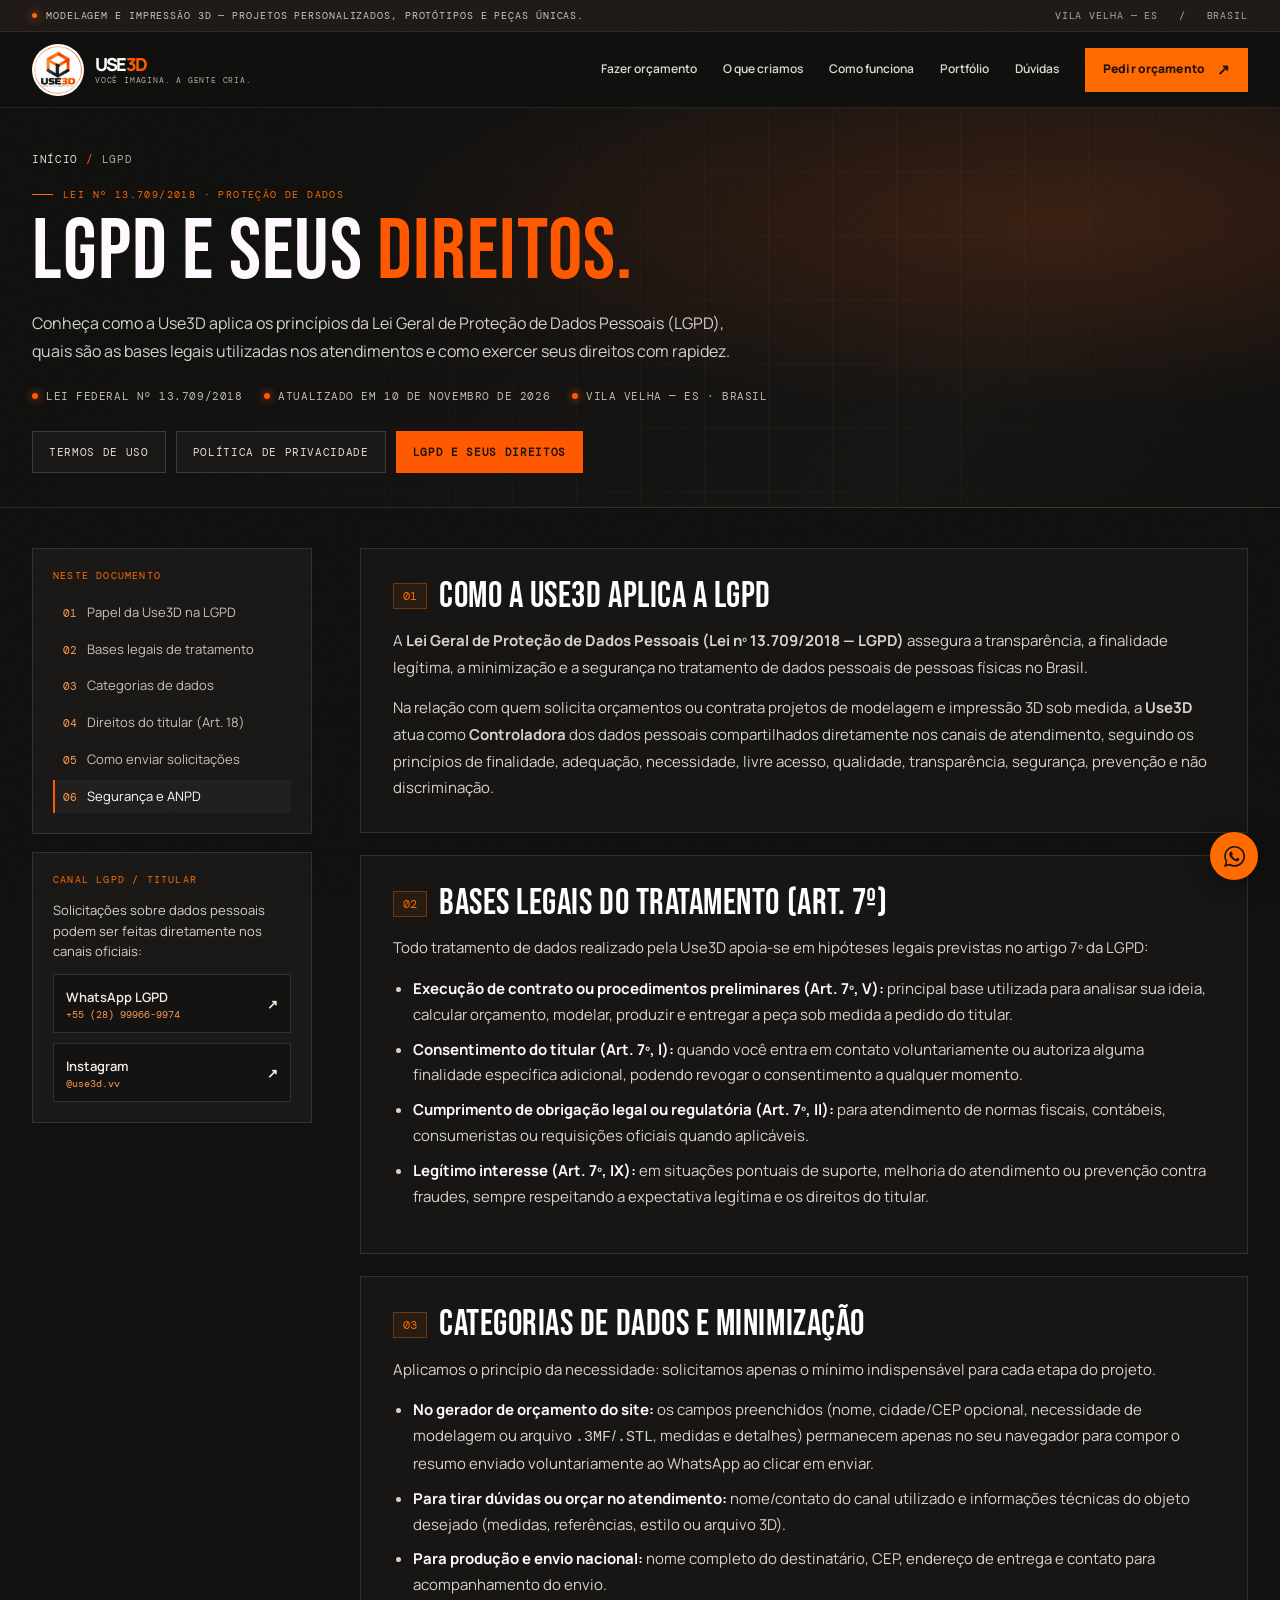
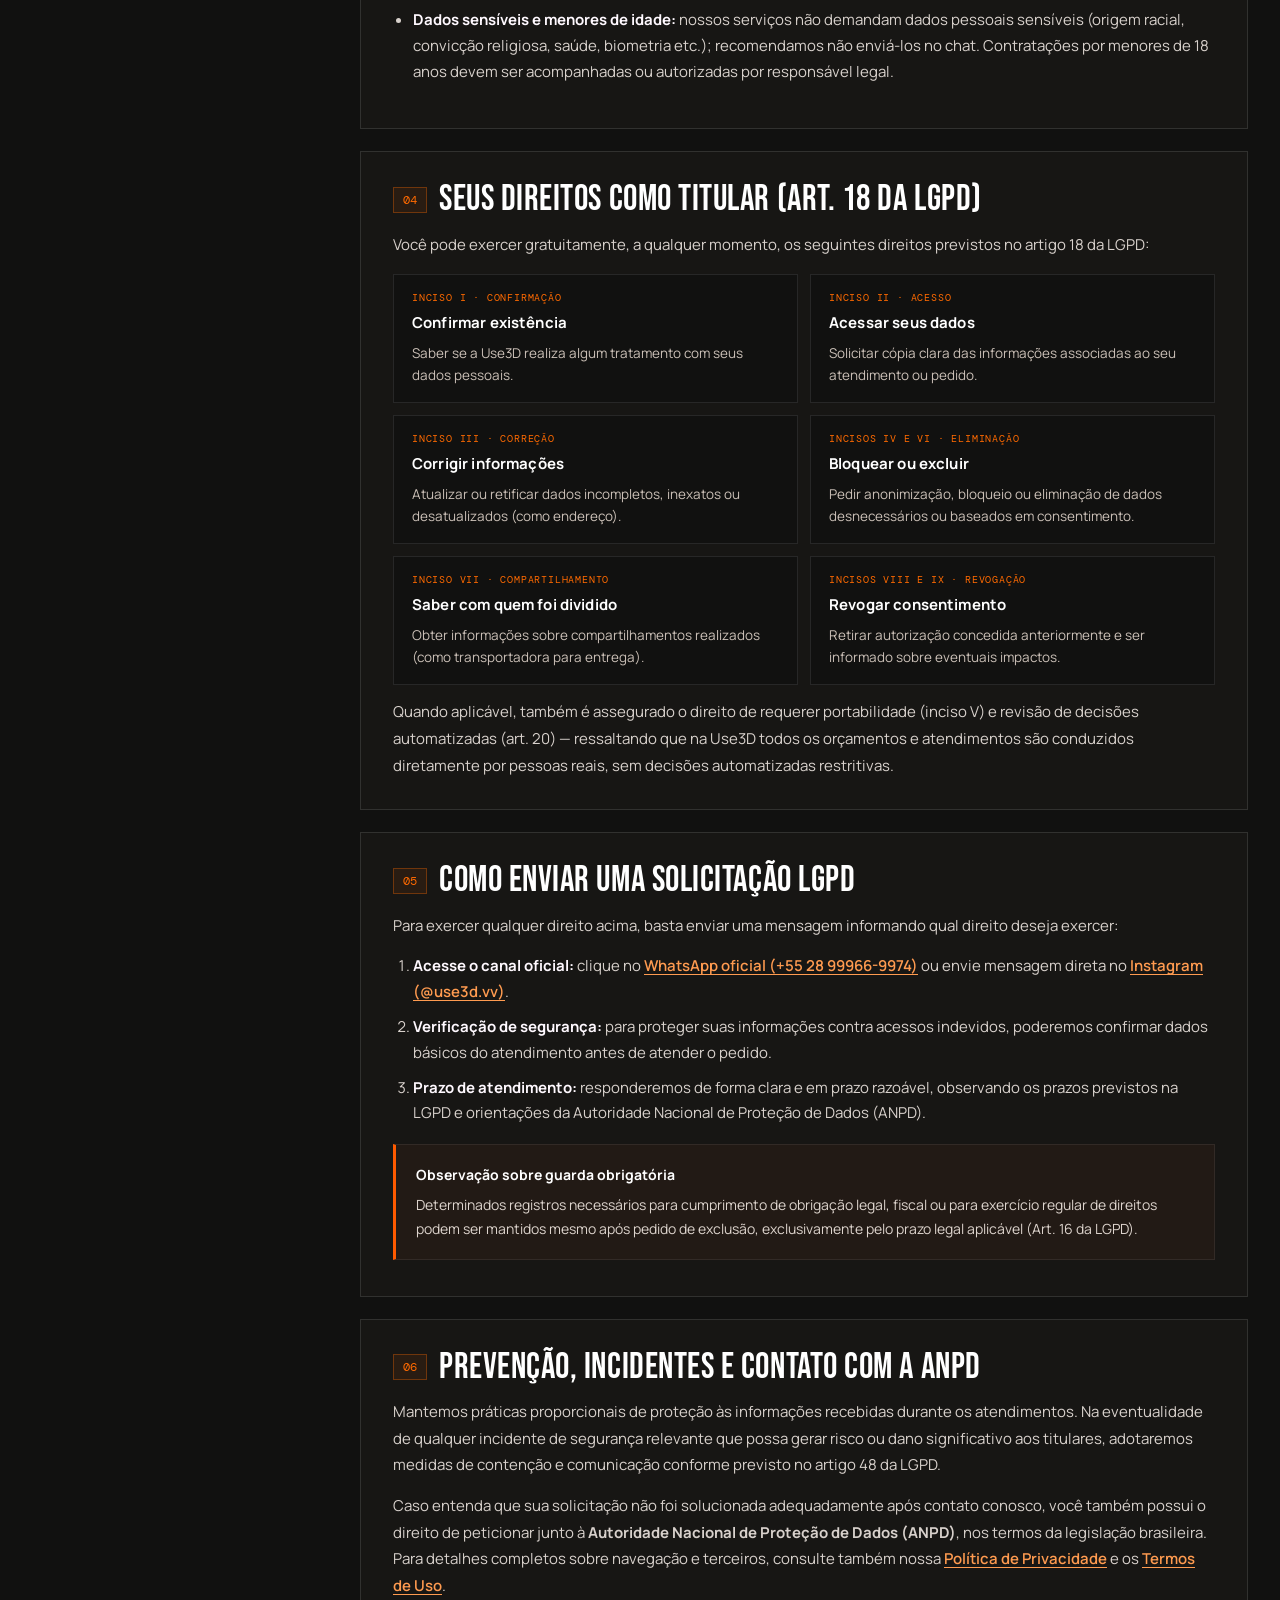
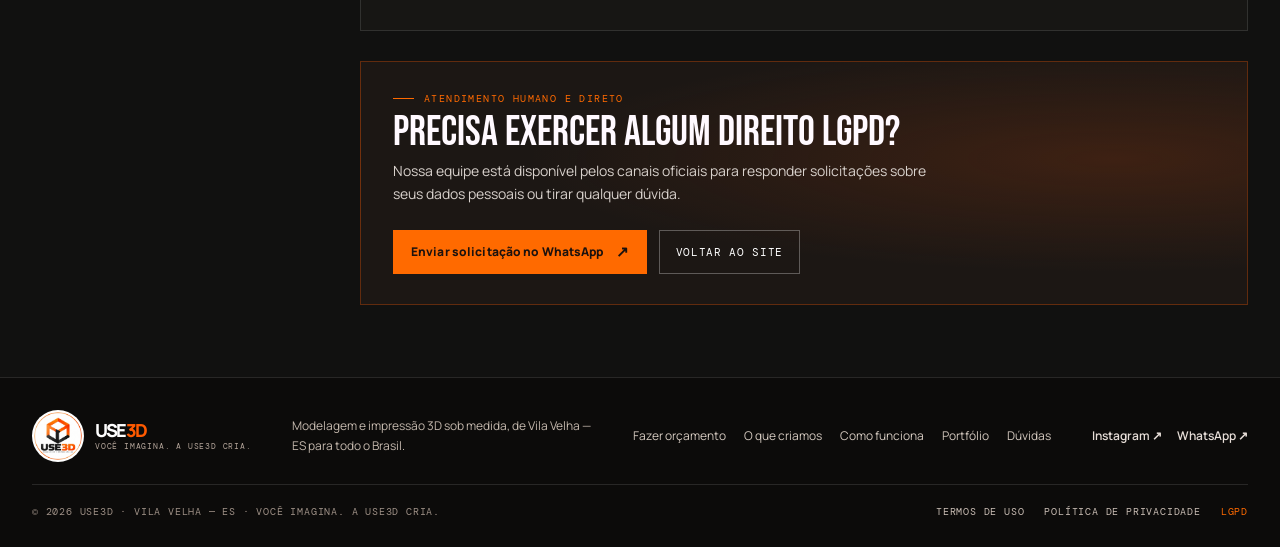
<file: docs/lgpd.html>
<!doctype html>
<html lang="pt-BR">
<head>
<meta charset="utf-8">
<meta name="viewport" content="width=device-width, initial-scale=1">
<meta name="theme-color" content="#111110">
<title>LGPD — Proteção de Dados e Direitos do Titular | Use3D</title>
<meta name="description" content="Portal LGPD da Use3D (Lei nº 13.709/2018). Conheça as bases legais, categorias de dados tratados, seus direitos como titular e como enviar solicitações.">
<meta name="robots" content="index, follow, max-image-preview:large, max-snippet:-1">
<meta name="author" content="Use3D">
<meta name="geo.region" content="BR-ES">
<meta name="geo.placename" content="Vila Velha">
<link rel="canonical" href="https://use3d.github.io/USE3D.VV/lgpd.html">
<link rel="alternate" hreflang="pt-BR" href="https://use3d.github.io/USE3D.VV/lgpd.html">
<link rel="icon" href="assets/use3d-icon.jpg" type="image/jpeg">
<link rel="apple-touch-icon" href="assets/use3d-icon.jpg">
<link rel="manifest" href="site.webmanifest">
<link rel="preload" href="assets/bebas-neue.ttf" as="font" type="font/ttf" crossorigin>
<link rel="preload" href="assets/manrope-regular.ttf" as="font" type="font/ttf" crossorigin>
<link rel="preload" href="assets/manrope-bold.ttf" as="font" type="font/ttf" crossorigin>
<meta property="og:type" content="website">
<meta property="og:locale" content="pt_BR">
<meta property="og:site_name" content="Use3D">
<meta property="og:title" content="LGPD — Proteção de Dados e Direitos do Titular | Use3D">
<meta property="og:description" content="Transparência da Use3D conforme a Lei Geral de Proteção de Dados (Lei nº 13.709/2018): bases legais, direitos do titular e canal de solicitações.">
<meta property="og:url" content="https://use3d.github.io/USE3D.VV/lgpd.html">
<meta property="og:image" content="https://use3d.github.io/USE3D.VV/assets/og-use3d.jpg">
<meta property="og:image:type" content="image/jpeg">
<meta property="og:image:width" content="1200">
<meta property="og:image:height" content="630">
<meta property="og:image:alt" content="Estúdio Use3D — Modelagem e Impressão 3D Sob Medida em Vila Velha, ES">
<meta name="twitter:card" content="summary_large_image">
<meta name="twitter:title" content="LGPD — Use3D | Lei Geral de Proteção de Dados">
<meta name="twitter:description" content="Consulte seus direitos previstos no Art. 18 da LGPD e saiba como solicitar atendimento à Use3D.">
<meta name="twitter:image" content="https://use3d.github.io/USE3D.VV/assets/og-use3d.jpg">
<link rel="stylesheet" href="assets/legal.css">
<script type="application/ld+json">
{
  "@context": "https://schema.org",
  "@graph": [
    {
      "@type": "WebPage",
      "@id": "https://use3d.github.io/USE3D.VV/lgpd.html#webpage",
      "url": "https://use3d.github.io/USE3D.VV/lgpd.html",
      "name": "LGPD — Proteção de Dados e Direitos do Titular | Use3D",
      "description": "Informações de conformidade com a Lei Geral de Proteção de Dados Pessoais (Lei nº 13.709/2018) na Use3D.",
      "inLanguage": "pt-BR",
      "dateModified": "2026-11-10",
      "isPartOf": {"@id": "https://use3d.github.io/USE3D.VV/#website"},
      "breadcrumb": {"@id": "https://use3d.github.io/USE3D.VV/lgpd.html#breadcrumb"}
    },
    {
      "@type": "BreadcrumbList",
      "@id": "https://use3d.github.io/USE3D.VV/lgpd.html#breadcrumb",
      "itemListElement": [
        {"@type": "ListItem", "position": 1, "name": "Início", "item": "https://use3d.github.io/USE3D.VV/"},
        {"@type": "ListItem", "position": 2, "name": "LGPD", "item": "https://use3d.github.io/USE3D.VV/lgpd.html"}
      ]
    }
  ]
}
</script>
</head>
<body>
<a class="skip-link" href="#main-content">Pular para o conteúdo</a>
<div class="reading-progress" aria-hidden="true"><span id="pageProgress"></span></div>
<div class="noise" aria-hidden="true"></div>

<div class="announcement">
  <div class="wrap">
    <span class="announce-left"><i class="announce-dot"></i> MODELAGEM E IMPRESSÃO 3D — PROJETOS PERSONALIZADOS, PROTÓTIPOS E PEÇAS ÚNICAS.</span>
    <span class="place">VILA VELHA — ES &nbsp; / &nbsp; BRASIL</span>
  </div>
</div>

<header class="header" id="header">
  <div class="wrap">
    <a class="brand" href="./" aria-label="Use3D — voltar ao início">
      <img class="brand-img" src="assets/use3d-logo.jpg" width="52" height="52" alt="Logo oficial Use3D">
      <span class="brand-lockup">
        <span class="brand-word">USE<span>3D</span></span>
        <small class="brand-tag">VOCÊ IMAGINA. A GENTE CRIA.</small>
      </span>
    </a>
    <nav class="nav" id="nav" aria-label="Navegação principal">
      <a href="./#orcamento">Fazer orçamento</a>
      <a href="./#o-que-criamos">O que criamos</a>
      <a href="./#como-funciona">Como funciona</a>
      <a href="./#portfolio">Portfólio</a>
      <a href="./#duvidas">Dúvidas</a>
      <a class="nav-cta" href="./#orcamento">Pedir orçamento <span class="arrow">↗</span></a>
    </nav>
    <button class="menu-button" id="menuButton" aria-label="Abrir menu" aria-expanded="false" aria-controls="nav">☰</button>
  </div>
</header>

<main id="main-content" tabindex="-1">
  <section class="legal-hero">
    <div class="wrap">
      <nav class="breadcrumb" aria-label="Trilha de navegação">
        <a href="./">Início</a>
        <span aria-hidden="true">/</span>
        <span aria-current="page">LGPD</span>
      </nav>
      <div class="eyebrow">LEI Nº 13.709/2018 · PROTEÇÃO DE DADOS</div>
      <h1>LGPD E SEUS <em>DIREITOS.</em></h1>
      <p class="legal-lead">Conheça como a Use3D aplica os princípios da Lei Geral de Proteção de Dados Pessoais (LGPD), quais são as bases legais utilizadas nos atendimentos e como exercer seus direitos com rapidez.</p>
      <div class="legal-meta">
        <span><i></i> Lei Federal nº 13.709/2018</span>
        <span><i></i> Atualizado em 10 de novembro de 2026</span>
        <span><i></i> Vila Velha — ES · Brasil</span>
      </div>
      <div class="legal-tabs" role="navigation" aria-label="Documentos legais da Use3D">
        <a class="legal-tab" href="termos.html">Termos de Uso</a>
        <a class="legal-tab" href="privacidade.html">Política de Privacidade</a>
        <a class="legal-tab active" href="lgpd.html" aria-current="page">LGPD e Seus Direitos</a>
      </div>
    </div>
  </section>

  <section class="legal-main">
    <div class="wrap legal-grid">
      <aside class="legal-sidebar" aria-label="Sumário e canal LGPD">
        <div class="legal-box">
          <h2 class="legal-box-title">Neste documento</h2>
          <ol class="toc-list">
            <li><a href="#sec-01" class="active"><span>01</span> Papel da Use3D na LGPD</a></li>
            <li><a href="#sec-02"><span>02</span> Bases legais de tratamento</a></li>
            <li><a href="#sec-03"><span>03</span> Categorias de dados</a></li>
            <li><a href="#sec-04"><span>04</span> Direitos do titular (Art. 18)</a></li>
            <li><a href="#sec-05"><span>05</span> Como enviar solicitações</a></li>
            <li><a href="#sec-06"><span>06</span> Segurança e ANPD</a></li>
          </ol>
        </div>

        <div class="legal-box">
          <h2 class="legal-box-title">Canal LGPD / Titular</h2>
          <p style="margin:0;font-size:13px;color:var(--soft);line-height:1.6">Solicitações sobre dados pessoais podem ser feitas diretamente nos canais oficiais:</p>
          <div class="contact-links">
            <a class="contact-pill" href="https://wa.me/5528999669974?text=Oi%2C%20vim%20pela%20p%C3%A1gina%20de%20LGPD%20da%20Use3D%20e%20gostaria%20de%20exercer%20meus%20direitos%20como%20titular." target="_blank" rel="noopener noreferrer">
              <span>WhatsApp LGPD<small>+55 (28) 99966-9974</small></span>
              <span aria-hidden="true">↗</span>
            </a>
            <a class="contact-pill" href="https://instagram.com/use3d.vv" target="_blank" rel="noopener noreferrer">
              <span>Instagram<small>@use3d.vv</small></span>
              <span aria-hidden="true">↗</span>
            </a>
          </div>
        </div>
      </aside>

      <article class="legal-article">
        <section class="legal-section" id="sec-01">
          <div class="legal-section-head">
            <span class="legal-num">01</span>
            <h2>COMO A USE3D APLICA A LGPD</h2>
          </div>
          <p>A <strong>Lei Geral de Proteção de Dados Pessoais (Lei nº 13.709/2018 — LGPD)</strong> assegura a transparência, a finalidade legítima, a minimização e a segurança no tratamento de dados pessoais de pessoas físicas no Brasil.</p>
          <p>Na relação com quem solicita orçamentos ou contrata projetos de modelagem e impressão 3D sob medida, a <strong>Use3D</strong> atua como <strong>Controladora</strong> dos dados pessoais compartilhados diretamente nos canais de atendimento, seguindo os princípios de finalidade, adequação, necessidade, livre acesso, qualidade, transparência, segurança, prevenção e não discriminação.</p>
        </section>

        <section class="legal-section" id="sec-02">
          <div class="legal-section-head">
            <span class="legal-num">02</span>
            <h2>BASES LEGAIS DO TRATAMENTO (ART. 7º)</h2>
          </div>
          <p>Todo tratamento de dados realizado pela Use3D apoia-se em hipóteses legais previstas no artigo 7º da LGPD:</p>
          <ul>
            <li><strong>Execução de contrato ou procedimentos preliminares (Art. 7º, V):</strong> principal base utilizada para analisar sua ideia, calcular orçamento, modelar, produzir e entregar a peça sob medida a pedido do titular.</li>
            <li><strong>Consentimento do titular (Art. 7º, I):</strong> quando você entra em contato voluntariamente ou autoriza alguma finalidade específica adicional, podendo revogar o consentimento a qualquer momento.</li>
            <li><strong>Cumprimento de obrigação legal ou regulatória (Art. 7º, II):</strong> para atendimento de normas fiscais, contábeis, consumeristas ou requisições oficiais quando aplicáveis.</li>
            <li><strong>Legítimo interesse (Art. 7º, IX):</strong> em situações pontuais de suporte, melhoria do atendimento ou prevenção contra fraudes, sempre respeitando a expectativa legítima e os direitos do titular.</li>
          </ul>
        </section>

        <section class="legal-section" id="sec-03">
          <div class="legal-section-head">
            <span class="legal-num">03</span>
            <h2>CATEGORIAS DE DADOS E MINIMIZAÇÃO</h2>
          </div>
          <p>Aplicamos o princípio da necessidade: solicitamos apenas o mínimo indispensável para cada etapa do projeto.</p>
          <ul>
            <li><strong>No gerador de orçamento do site:</strong> os campos preenchidos (nome, cidade/CEP opcional, necessidade de modelagem ou arquivo <code>.3MF</code>/<code>.STL</code>, medidas e detalhes) permanecem apenas no seu navegador para compor o resumo enviado voluntariamente ao WhatsApp ao clicar em enviar.</li>
            <li><strong>Para tirar dúvidas ou orçar no atendimento:</strong> nome/contato do canal utilizado e informações técnicas do objeto desejado (medidas, referências, estilo ou arquivo 3D).</li>
            <li><strong>Para produção e envio nacional:</strong> nome completo do destinatário, CEP, endereço de entrega e contato para acompanhamento do envio.</li>
            <li><strong>Dados sensíveis e menores de idade:</strong> nossos serviços não demandam dados pessoais sensíveis (origem racial, convicção religiosa, saúde, biometria etc.); recomendamos não enviá-los no chat. Contratações por menores de 18 anos devem ser acompanhadas ou autorizadas por responsável legal.</li>
          </ul>
        </section>

        <section class="legal-section" id="sec-04">
          <div class="legal-section-head">
            <span class="legal-num">04</span>
            <h2>SEUS DIREITOS COMO TITULAR (ART. 18 DA LGPD)</h2>
          </div>
          <p>Você pode exercer gratuitamente, a qualquer momento, os seguintes direitos previstos no artigo 18 da LGPD:</p>
          <div class="rights-grid">
            <div class="right-card">
              <b>INCISO I · CONFIRMAÇÃO</b>
              <h3>Confirmar existência</h3>
              <p>Saber se a Use3D realiza algum tratamento com seus dados pessoais.</p>
            </div>
            <div class="right-card">
              <b>INCISO II · ACESSO</b>
              <h3>Acessar seus dados</h3>
              <p>Solicitar cópia clara das informações associadas ao seu atendimento ou pedido.</p>
            </div>
            <div class="right-card">
              <b>INCISO III · CORREÇÃO</b>
              <h3>Corrigir informações</h3>
              <p>Atualizar ou retificar dados incompletos, inexatos ou desatualizados (como endereço).</p>
            </div>
            <div class="right-card">
              <b>INCISOS IV E VI · ELIMINAÇÃO</b>
              <h3>Bloquear ou excluir</h3>
              <p>Pedir anonimização, bloqueio ou eliminação de dados desnecessários ou baseados em consentimento.</p>
            </div>
            <div class="right-card">
              <b>INCISO VII · COMPARTILHAMENTO</b>
              <h3>Saber com quem foi dividido</h3>
              <p>Obter informações sobre compartilhamentos realizados (como transportadora para entrega).</p>
            </div>
            <div class="right-card">
              <b>INCISOS VIII E IX · REVOGAÇÃO</b>
              <h3>Revogar consentimento</h3>
              <p>Retirar autorização concedida anteriormente e ser informado sobre eventuais impactos.</p>
            </div>
          </div>
          <p style="margin-top:14px">Quando aplicável, também é assegurado o direito de requerer portabilidade (inciso V) e revisão de decisões automatizadas (art. 20) — ressaltando que na Use3D todos os orçamentos e atendimentos são conduzidos diretamente por pessoas reais, sem decisões automatizadas restritivas.</p>
        </section>

        <section class="legal-section" id="sec-05">
          <div class="legal-section-head">
            <span class="legal-num">05</span>
            <h2>COMO ENVIAR UMA SOLICITAÇÃO LGPD</h2>
          </div>
          <p>Para exercer qualquer direito acima, basta enviar uma mensagem informando qual direito deseja exercer:</p>
          <ol>
            <li><strong>Acesse o canal oficial:</strong> clique no <a class="inline-link" href="https://wa.me/5528999669974?text=Oi%2C%20vim%20pela%20p%C3%A1gina%20de%20LGPD%20da%20Use3D%20e%20gostaria%20de%20exercer%20meus%20direitos%20como%20titular." target="_blank" rel="noopener noreferrer">WhatsApp oficial (+55 28 99966-9974)</a> ou envie mensagem direta no <a class="inline-link" href="https://instagram.com/use3d.vv" target="_blank" rel="noopener noreferrer">Instagram (@use3d.vv)</a>.</li>
            <li><strong>Verificação de segurança:</strong> para proteger suas informações contra acessos indevidos, poderemos confirmar dados básicos do atendimento antes de atender o pedido.</li>
            <li><strong>Prazo de atendimento:</strong> responderemos de forma clara e em prazo razoável, observando os prazos previstos na LGPD e orientações da Autoridade Nacional de Proteção de Dados (ANPD).</li>
          </ol>
          <div class="legal-callout">
            <strong>Observação sobre guarda obrigatória</strong>
            <p>Determinados registros necessários para cumprimento de obrigação legal, fiscal ou para exercício regular de direitos podem ser mantidos mesmo após pedido de exclusão, exclusivamente pelo prazo legal aplicável (Art. 16 da LGPD).</p>
          </div>
        </section>

        <section class="legal-section" id="sec-06">
          <div class="legal-section-head">
            <span class="legal-num">06</span>
            <h2>PREVENÇÃO, INCIDENTES E CONTATO COM A ANPD</h2>
          </div>
          <p>Mantemos práticas proporcionais de proteção às informações recebidas durante os atendimentos. Na eventualidade de qualquer incidente de segurança relevante que possa gerar risco ou dano significativo aos titulares, adotaremos medidas de contenção e comunicação conforme previsto no artigo 48 da LGPD.</p>
          <p>Caso entenda que sua solicitação não foi solucionada adequadamente após contato conosco, você também possui o direito de peticionar junto à <strong>Autoridade Nacional de Proteção de Dados (ANPD)</strong>, nos termos da legislação brasileira. Para detalhes completos sobre navegação e terceiros, consulte também nossa <a class="inline-link" href="privacidade.html">Política de Privacidade</a> e os <a class="inline-link" href="termos.html">Termos de Uso</a>.</p>
        </section>

        <div class="legal-bottom-cta">
          <div>
            <div class="eyebrow">ATENDIMENTO HUMANO E DIRETO</div>
            <h2>PRECISA EXERCER ALGUM DIREITO LGPD?</h2>
            <p>Nossa equipe está disponível pelos canais oficiais para responder solicitações sobre seus dados pessoais ou tirar qualquer dúvida.</p>
          </div>
          <div class="legal-cta-actions">
            <a class="button" href="https://wa.me/5528999669974?text=Oi%2C%20vim%20pela%20p%C3%A1gina%20de%20LGPD%20da%20Use3D%20e%20gostaria%20de%20exercer%20meus%20direitos%20como%20titular." target="_blank" rel="noopener noreferrer">Enviar solicitação no WhatsApp <span class="arrow">↗</span></a>
            <a class="outline-link" href="./">Voltar ao site</a>
          </div>
        </div>
      </article>
    </div>
  </section>
</main>

<footer class="footer">
  <div class="wrap">
    <div class="footer-top">
      <a class="brand" href="./" aria-label="Use3D — início">
        <img class="brand-img" src="assets/use3d-logo.jpg" width="52" height="52" alt="Logo Use3D">
        <span class="brand-lockup">
          <span class="brand-word">USE<span>3D</span></span>
          <small class="brand-tag">VOCÊ IMAGINA. A USE3D CRIA.</small>
        </span>
      </a>
      <p class="footer-summary">Modelagem e impressão 3D sob medida, de Vila Velha — ES para todo o Brasil.</p>
      <div class="footer-links">
        <a href="./#orcamento">Fazer orçamento</a>
        <a href="./#o-que-criamos">O que criamos</a>
        <a href="./#como-funciona">Como funciona</a>
        <a href="./#portfolio">Portfólio</a>
        <a href="./#duvidas">Dúvidas</a>
      </div>
      <div class="footer-social">
        <a href="https://instagram.com/use3d.vv" target="_blank" rel="noopener noreferrer">Instagram ↗</a>
        <a href="https://wa.me/5528999669974?text=Oi%2C%20vim%20pelo%20site%20da%20Use3D%20e%20quero%20fazer%20um%20or%C3%A7amento." target="_blank" rel="noopener noreferrer">WhatsApp ↗</a>
      </div>
    </div>
    <div class="footer-bottom">
      <span>© 2026 USE3D · VILA VELHA — ES · VOCÊ IMAGINA. A USE3D CRIA.</span>
      <nav class="footer-legal" aria-label="Documentos legais">
        <a href="termos.html">Termos de Uso</a>
        <a href="privacidade.html">Política de Privacidade</a>
        <a href="lgpd.html" aria-current="page">LGPD</a>
      </nav>
    </div>
  </div>
</footer>

<a class="whatsapp-float" href="https://wa.me/5528999669974?text=Oi%2C%20vim%20pelo%20site%20da%20Use3D%20e%20quero%20fazer%20um%20or%C3%A7amento." target="_blank" rel="noopener noreferrer" aria-label="Pedir orçamento pelo WhatsApp">
  <svg viewBox="0 0 24 24" aria-hidden="true"><path d="M20.5 3.5A11.8 11.8 0 0 0 12.1 0C5.6 0 .3 5.3.3 11.8c0 2.1.6 4.2 1.6 6L0 24l6.4-1.7a11.8 11.8 0 0 0 5.7 1.5h.1c6.5 0 11.8-5.3 11.8-11.8 0-3.2-1.2-6.2-3.5-8.5ZM12.1 21.8a9.9 9.9 0 0 1-5-1.4l-.4-.2-3.8 1 1-3.7-.3-.4a9.8 9.8 0 0 1-1.5-5.3c0-5.5 4.5-10 10-10 2.7 0 5.2 1 7.1 2.9a9.9 9.9 0 0 1 2.9 7.1c0 5.5-4.5 10-10 10Zm5.5-7.5c-.3-.1-1.7-.8-2-.9-.3-.1-.5-.1-.7.2-.2.3-.7.9-.9 1.1-.2.2-.3.2-.6.1-.3-.1-1.2-.4-2.4-1.5-.9-.8-1.5-1.8-1.7-2.1-.2-.3 0-.4.1-.6.1-.1.3-.3.4-.5.1-.2.2-.3.3-.5.1-.2 0-.4 0-.5 0-.1-.7-1.6-1-2.1-.2-.5-.5-.4-.7-.4h-.6c-.2 0-.5.1-.8.4-.3.3-1 1-1 2.4s1 2.8 1.1 3c.1.2 2 3.1 4.8 4.3.7.3 1.2.5 1.6.6.7.2 1.3.2 1.8.1.6-.1 1.7-.7 2-1.4.2-.7.2-1.3.2-1.4-.1-.2-.3-.3-.6-.4Z"/></svg>
</a>

<script src="assets/legal.js" defer></script>
</body>
</html>
</file>
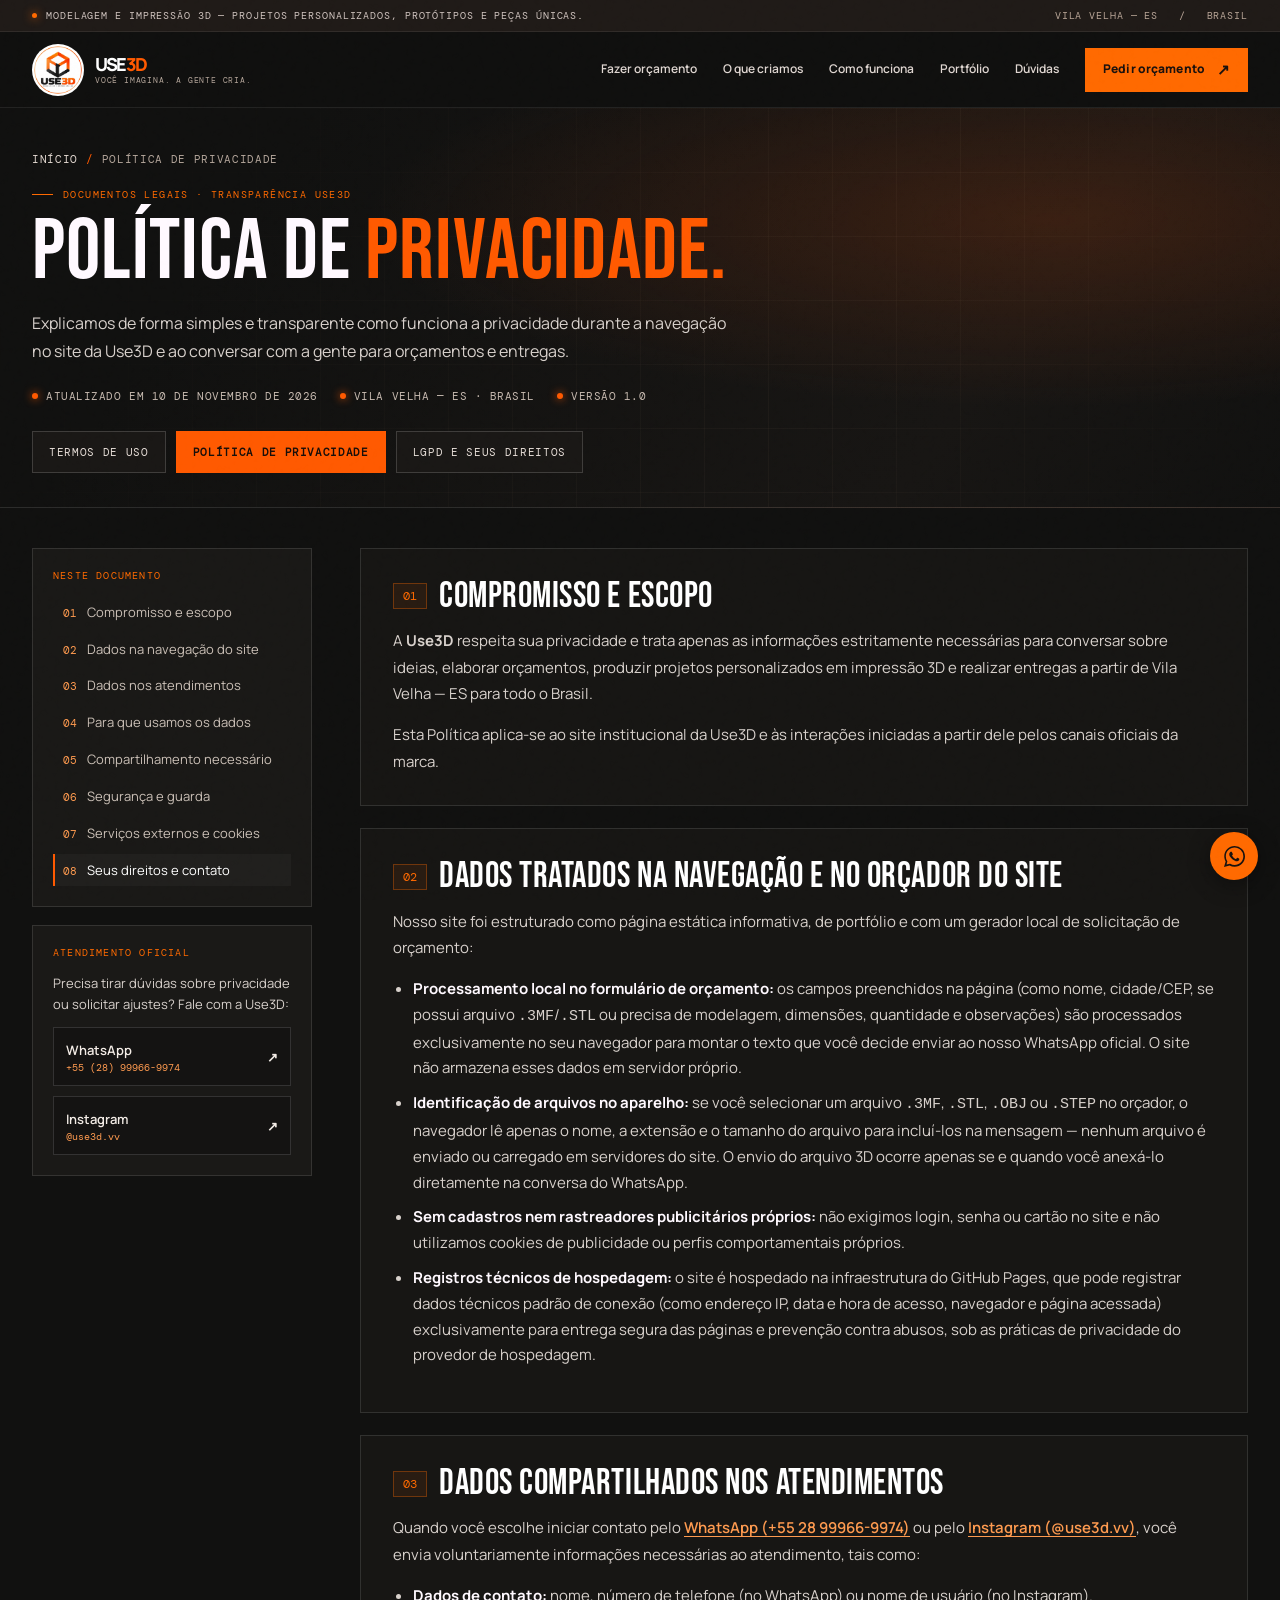
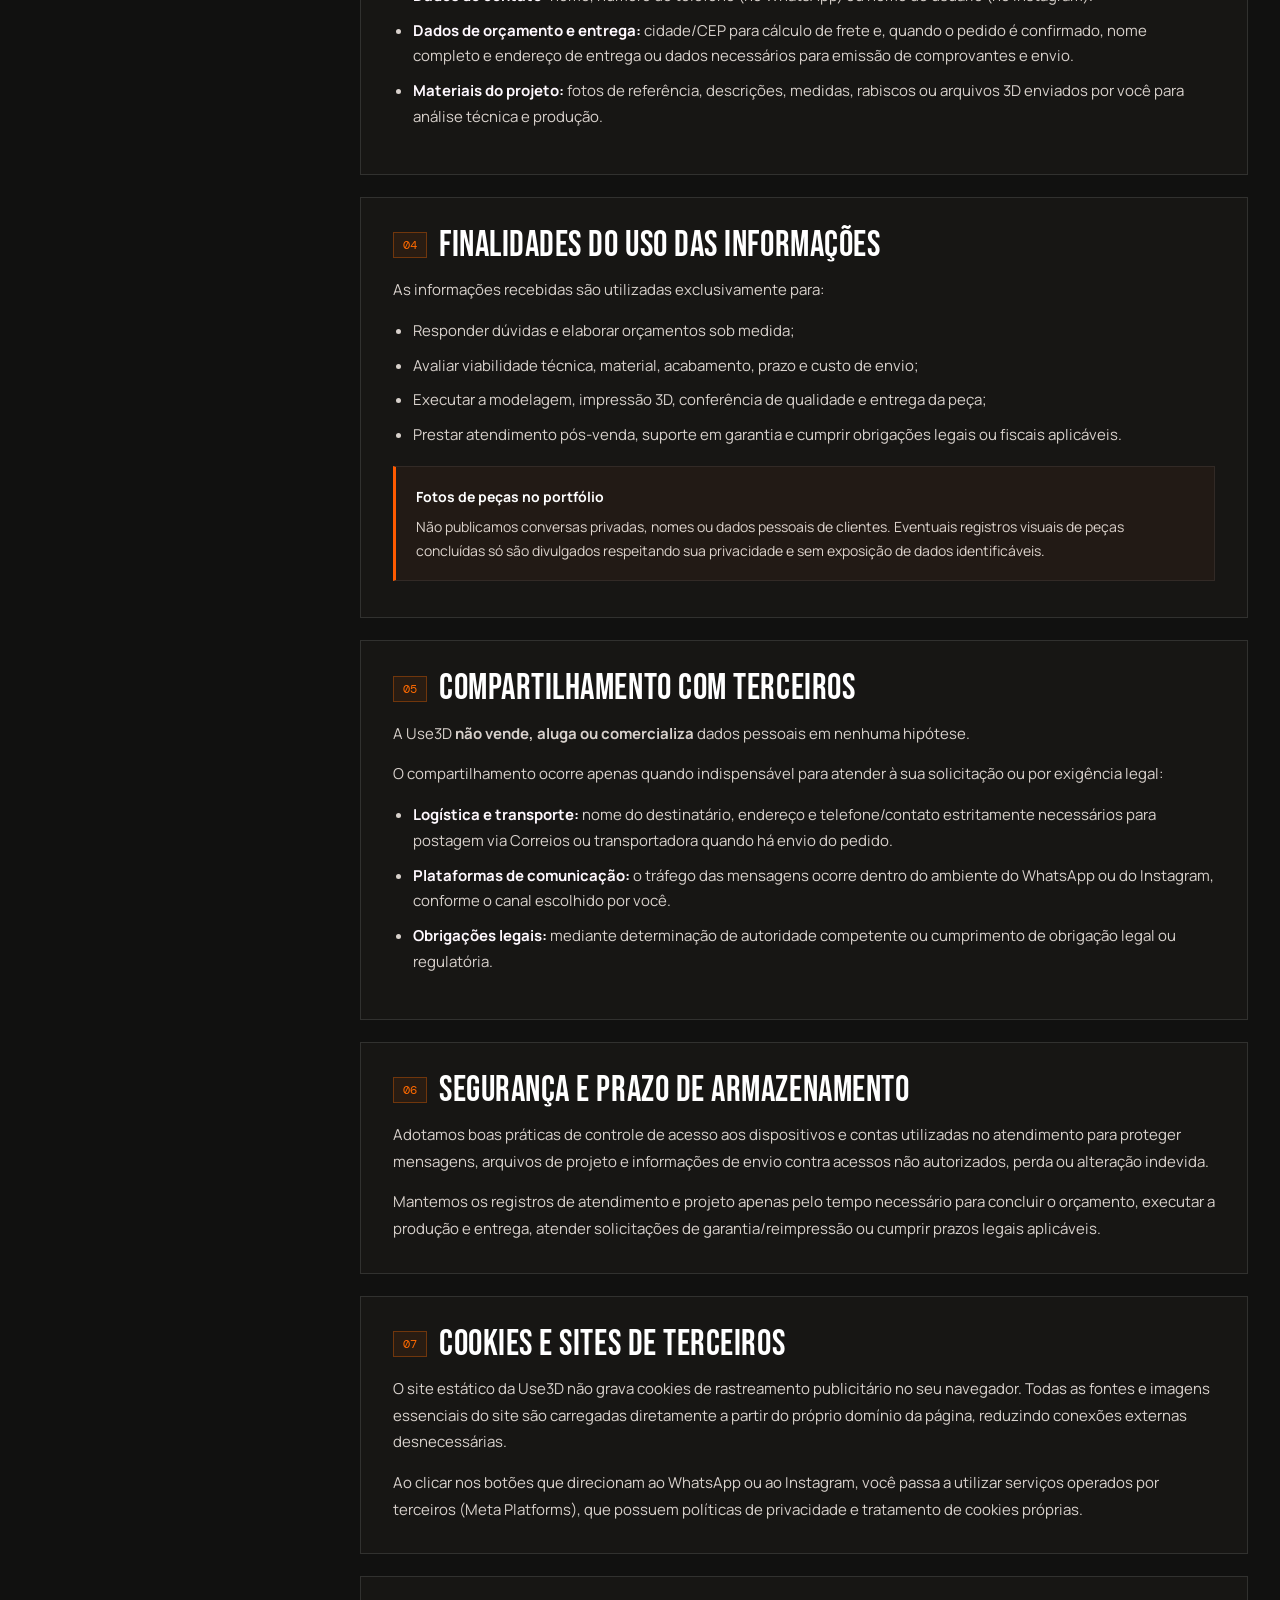
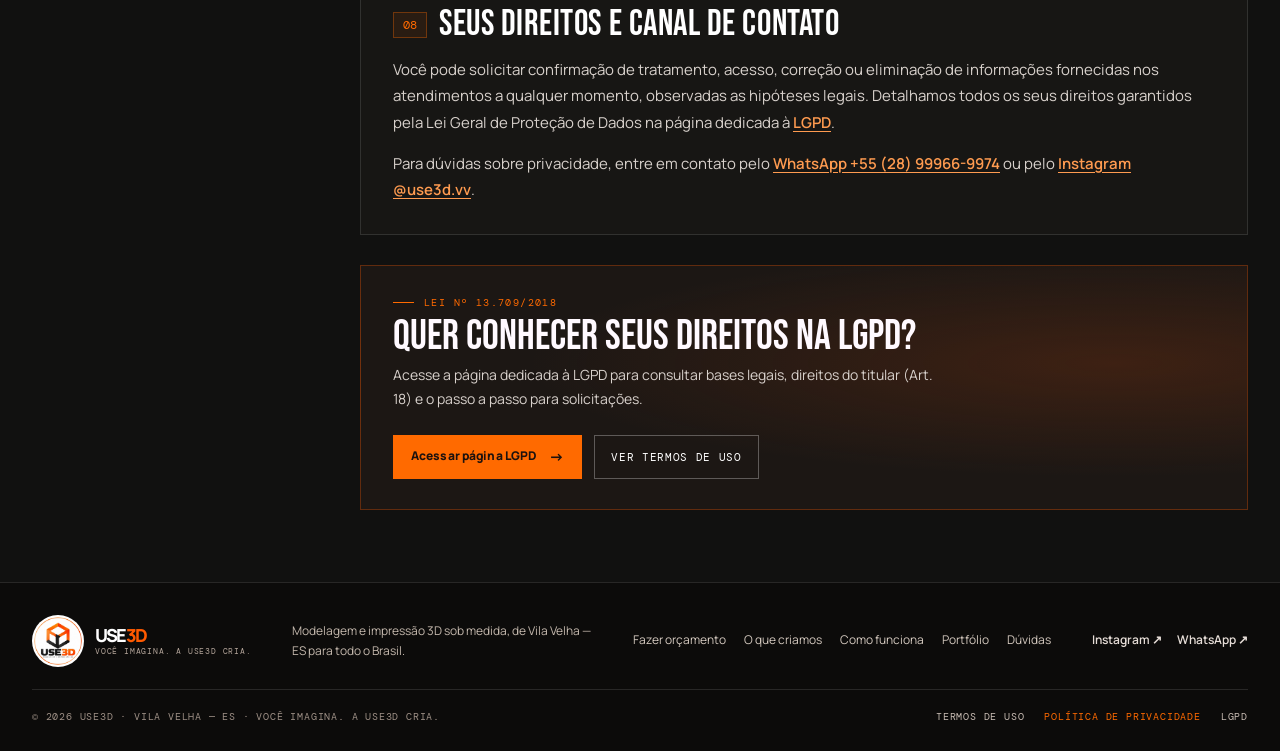
<file: docs/privacidade.html>
<!doctype html>
<html lang="pt-BR">
<head>
<meta charset="utf-8">
<meta name="viewport" content="width=device-width, initial-scale=1">
<meta name="theme-color" content="#111110">
<title>Política de Privacidade — Use3D | Impressão 3D Sob Medida</title>
<meta name="description" content="Política de Privacidade da Use3D. Entenda como tratamos informações durante a navegação no site e nos atendimentos pelo WhatsApp e Instagram em Vila Velha, ES.">
<meta name="robots" content="index, follow, max-image-preview:large, max-snippet:-1">
<meta name="author" content="Use3D">
<meta name="geo.region" content="BR-ES">
<meta name="geo.placename" content="Vila Velha">
<link rel="canonical" href="https://use3d.github.io/USE3D.VV/privacidade.html">
<link rel="alternate" hreflang="pt-BR" href="https://use3d.github.io/USE3D.VV/privacidade.html">
<link rel="icon" href="assets/use3d-icon.jpg" type="image/jpeg">
<link rel="apple-touch-icon" href="assets/use3d-icon.jpg">
<link rel="manifest" href="site.webmanifest">
<link rel="preload" href="assets/bebas-neue.ttf" as="font" type="font/ttf" crossorigin>
<link rel="preload" href="assets/manrope-regular.ttf" as="font" type="font/ttf" crossorigin>
<link rel="preload" href="assets/manrope-bold.ttf" as="font" type="font/ttf" crossorigin>
<meta property="og:type" content="website">
<meta property="og:locale" content="pt_BR">
<meta property="og:site_name" content="Use3D">
<meta property="og:title" content="Política de Privacidade — Use3D | Modelagem e Impressão 3D">
<meta property="og:description" content="Saiba como a Use3D cuida da sua privacidade no site e nos atendimentos via WhatsApp e Instagram.">
<meta property="og:url" content="https://use3d.github.io/USE3D.VV/privacidade.html">
<meta property="og:image" content="https://use3d.github.io/USE3D.VV/assets/og-use3d.jpg">
<meta property="og:image:type" content="image/jpeg">
<meta property="og:image:width" content="1200">
<meta property="og:image:height" content="630">
<meta property="og:image:alt" content="Estúdio Use3D — Modelagem e Impressão 3D Sob Medida em Vila Velha, ES">
<meta name="twitter:card" content="summary_large_image">
<meta name="twitter:title" content="Política de Privacidade — Use3D">
<meta name="twitter:description" content="Transparência sobre coleta, uso, compartilhamento e proteção de dados na Use3D.">
<meta name="twitter:image" content="https://use3d.github.io/USE3D.VV/assets/og-use3d.jpg">
<link rel="stylesheet" href="assets/legal.css">
<script type="application/ld+json">
{
  "@context": "https://schema.org",
  "@graph": [
    {
      "@type": "WebPage",
      "@id": "https://use3d.github.io/USE3D.VV/privacidade.html#webpage",
      "url": "https://use3d.github.io/USE3D.VV/privacidade.html",
      "name": "Política de Privacidade — Use3D",
      "description": "Política de Privacidade do site Use3D e dos atendimentos de modelagem e impressão 3D sob medida.",
      "inLanguage": "pt-BR",
      "dateModified": "2026-11-10",
      "isPartOf": {"@id": "https://use3d.github.io/USE3D.VV/#website"},
      "breadcrumb": {"@id": "https://use3d.github.io/USE3D.VV/privacidade.html#breadcrumb"}
    },
    {
      "@type": "BreadcrumbList",
      "@id": "https://use3d.github.io/USE3D.VV/privacidade.html#breadcrumb",
      "itemListElement": [
        {"@type": "ListItem", "position": 1, "name": "Início", "item": "https://use3d.github.io/USE3D.VV/"},
        {"@type": "ListItem", "position": 2, "name": "Política de Privacidade", "item": "https://use3d.github.io/USE3D.VV/privacidade.html"}
      ]
    }
  ]
}
</script>
</head>
<body>
<a class="skip-link" href="#main-content">Pular para o conteúdo</a>
<div class="reading-progress" aria-hidden="true"><span id="pageProgress"></span></div>
<div class="noise" aria-hidden="true"></div>

<div class="announcement">
  <div class="wrap">
    <span class="announce-left"><i class="announce-dot"></i> MODELAGEM E IMPRESSÃO 3D — PROJETOS PERSONALIZADOS, PROTÓTIPOS E PEÇAS ÚNICAS.</span>
    <span class="place">VILA VELHA — ES &nbsp; / &nbsp; BRASIL</span>
  </div>
</div>

<header class="header" id="header">
  <div class="wrap">
    <a class="brand" href="./" aria-label="Use3D — voltar ao início">
      <img class="brand-img" src="assets/use3d-logo.jpg" width="52" height="52" alt="Logo oficial Use3D">
      <span class="brand-lockup">
        <span class="brand-word">USE<span>3D</span></span>
        <small class="brand-tag">VOCÊ IMAGINA. A GENTE CRIA.</small>
      </span>
    </a>
    <nav class="nav" id="nav" aria-label="Navegação principal">
      <a href="./#orcamento">Fazer orçamento</a>
      <a href="./#o-que-criamos">O que criamos</a>
      <a href="./#como-funciona">Como funciona</a>
      <a href="./#portfolio">Portfólio</a>
      <a href="./#duvidas">Dúvidas</a>
      <a class="nav-cta" href="./#orcamento">Pedir orçamento <span class="arrow">↗</span></a>
    </nav>
    <button class="menu-button" id="menuButton" aria-label="Abrir menu" aria-expanded="false" aria-controls="nav">☰</button>
  </div>
</header>

<main id="main-content" tabindex="-1">
  <section class="legal-hero">
    <div class="wrap">
      <nav class="breadcrumb" aria-label="Trilha de navegação">
        <a href="./">Início</a>
        <span aria-hidden="true">/</span>
        <span aria-current="page">Política de Privacidade</span>
      </nav>
      <div class="eyebrow">DOCUMENTOS LEGAIS · TRANSPARÊNCIA USE3D</div>
      <h1>POLÍTICA DE <em>PRIVACIDADE.</em></h1>
      <p class="legal-lead">Explicamos de forma simples e transparente como funciona a privacidade durante a navegação no site da Use3D e ao conversar com a gente para orçamentos e entregas.</p>
      <div class="legal-meta">
        <span><i></i> Atualizado em 10 de novembro de 2026</span>
        <span><i></i> Vila Velha — ES · Brasil</span>
        <span><i></i> Versão 1.0</span>
      </div>
      <div class="legal-tabs" role="navigation" aria-label="Documentos legais da Use3D">
        <a class="legal-tab" href="termos.html">Termos de Uso</a>
        <a class="legal-tab active" href="privacidade.html" aria-current="page">Política de Privacidade</a>
        <a class="legal-tab" href="lgpd.html">LGPD e Seus Direitos</a>
      </div>
    </div>
  </section>

  <section class="legal-main">
    <div class="wrap legal-grid">
      <aside class="legal-sidebar" aria-label="Sumário e canais de atendimento">
        <div class="legal-box">
          <h2 class="legal-box-title">Neste documento</h2>
          <ol class="toc-list">
            <li><a href="#sec-01" class="active"><span>01</span> Compromisso e escopo</a></li>
            <li><a href="#sec-02"><span>02</span> Dados na navegação do site</a></li>
            <li><a href="#sec-03"><span>03</span> Dados nos atendimentos</a></li>
            <li><a href="#sec-04"><span>04</span> Para que usamos os dados</a></li>
            <li><a href="#sec-05"><span>05</span> Compartilhamento necessário</a></li>
            <li><a href="#sec-06"><span>06</span> Segurança e guarda</a></li>
            <li><a href="#sec-07"><span>07</span> Serviços externos e cookies</a></li>
            <li><a href="#sec-08"><span>08</span> Seus direitos e contato</a></li>
          </ol>
        </div>

        <div class="legal-box">
          <h2 class="legal-box-title">Atendimento oficial</h2>
          <p style="margin:0;font-size:13px;color:var(--soft);line-height:1.6">Precisa tirar dúvidas sobre privacidade ou solicitar ajustes? Fale com a Use3D:</p>
          <div class="contact-links">
            <a class="contact-pill" href="https://wa.me/5528999669974?text=Oi%2C%20vim%20pela%20p%C3%A1gina%20de%20Privacidade%20da%20Use3D%20e%20tenho%20uma%20d%C3%BAvida." target="_blank" rel="noopener noreferrer">
              <span>WhatsApp<small>+55 (28) 99966-9974</small></span>
              <span aria-hidden="true">↗</span>
            </a>
            <a class="contact-pill" href="https://instagram.com/use3d.vv" target="_blank" rel="noopener noreferrer">
              <span>Instagram<small>@use3d.vv</small></span>
              <span aria-hidden="true">↗</span>
            </a>
          </div>
        </div>
      </aside>

      <article class="legal-article">
        <section class="legal-section" id="sec-01">
          <div class="legal-section-head">
            <span class="legal-num">01</span>
            <h2>COMPROMISSO E ESCOPO</h2>
          </div>
          <p>A <strong>Use3D</strong> respeita sua privacidade e trata apenas as informações estritamente necessárias para conversar sobre ideias, elaborar orçamentos, produzir projetos personalizados em impressão 3D e realizar entregas a partir de Vila Velha — ES para todo o Brasil.</p>
          <p>Esta Política aplica-se ao site institucional da Use3D e às interações iniciadas a partir dele pelos canais oficiais da marca.</p>
        </section>

        <section class="legal-section" id="sec-02">
          <div class="legal-section-head">
            <span class="legal-num">02</span>
            <h2>DADOS TRATADOS NA NAVEGAÇÃO E NO ORÇADOR DO SITE</h2>
          </div>
          <p>Nosso site foi estruturado como página estática informativa, de portfólio e com um gerador local de solicitação de orçamento:</p>
          <ul>
            <li><strong>Processamento local no formulário de orçamento:</strong> os campos preenchidos na página (como nome, cidade/CEP, se possui arquivo <code>.3MF</code>/<code>.STL</code> ou precisa de modelagem, dimensões, quantidade e observações) são processados exclusivamente no seu navegador para montar o texto que você decide enviar ao nosso WhatsApp oficial. O site não armazena esses dados em servidor próprio.</li>
            <li><strong>Identificação de arquivos no aparelho:</strong> se você selecionar um arquivo <code>.3MF</code>, <code>.STL</code>, <code>.OBJ</code> ou <code>.STEP</code> no orçador, o navegador lê apenas o nome, a extensão e o tamanho do arquivo para incluí-los na mensagem — nenhum arquivo é enviado ou carregado em servidores do site. O envio do arquivo 3D ocorre apenas se e quando você anexá-lo diretamente na conversa do WhatsApp.</li>
            <li><strong>Sem cadastros nem rastreadores publicitários próprios:</strong> não exigimos login, senha ou cartão no site e não utilizamos cookies de publicidade ou perfis comportamentais próprios.</li>
            <li><strong>Registros técnicos de hospedagem:</strong> o site é hospedado na infraestrutura do GitHub Pages, que pode registrar dados técnicos padrão de conexão (como endereço IP, data e hora de acesso, navegador e página acessada) exclusivamente para entrega segura das páginas e prevenção contra abusos, sob as práticas de privacidade do provedor de hospedagem.</li>
          </ul>
        </section>

        <section class="legal-section" id="sec-03">
          <div class="legal-section-head">
            <span class="legal-num">03</span>
            <h2>DADOS COMPARTILHADOS NOS ATENDIMENTOS</h2>
          </div>
          <p>Quando você escolhe iniciar contato pelo <a class="inline-link" href="https://wa.me/5528999669974?text=Oi%2C%20vim%20pelo%20site%20da%20Use3D%20e%20quero%20fazer%20um%20or%C3%A7amento." target="_blank" rel="noopener noreferrer">WhatsApp (+55 28 99966-9974)</a> ou pelo <a class="inline-link" href="https://instagram.com/use3d.vv" target="_blank" rel="noopener noreferrer">Instagram (@use3d.vv)</a>, você envia voluntariamente informações necessárias ao atendimento, tais como:</p>
          <ul>
            <li><strong>Dados de contato:</strong> nome, número de telefone (no WhatsApp) ou nome de usuário (no Instagram).</li>
            <li><strong>Dados de orçamento e entrega:</strong> cidade/CEP para cálculo de frete e, quando o pedido é confirmado, nome completo e endereço de entrega ou dados necessários para emissão de comprovantes e envio.</li>
            <li><strong>Materiais do projeto:</strong> fotos de referência, descrições, medidas, rabiscos ou arquivos 3D enviados por você para análise técnica e produção.</li>
          </ul>
        </section>

        <section class="legal-section" id="sec-04">
          <div class="legal-section-head">
            <span class="legal-num">04</span>
            <h2>FINALIDADES DO USO DAS INFORMAÇÕES</h2>
          </div>
          <p>As informações recebidas são utilizadas exclusivamente para:</p>
          <ul>
            <li>Responder dúvidas e elaborar orçamentos sob medida;</li>
            <li>Avaliar viabilidade técnica, material, acabamento, prazo e custo de envio;</li>
            <li>Executar a modelagem, impressão 3D, conferência de qualidade e entrega da peça;</li>
            <li>Prestar atendimento pós-venda, suporte em garantia e cumprir obrigações legais ou fiscais aplicáveis.</li>
          </ul>
          <div class="legal-callout">
            <strong>Fotos de peças no portfólio</strong>
            <p>Não publicamos conversas privadas, nomes ou dados pessoais de clientes. Eventuais registros visuais de peças concluídas só são divulgados respeitando sua privacidade e sem exposição de dados identificáveis.</p>
          </div>
        </section>

        <section class="legal-section" id="sec-05">
          <div class="legal-section-head">
            <span class="legal-num">05</span>
            <h2>COMPARTILHAMENTO COM TERCEIROS</h2>
          </div>
          <p>A Use3D <strong>não vende, aluga ou comercializa</strong> dados pessoais em nenhuma hipótese.</p>
          <p>O compartilhamento ocorre apenas quando indispensável para atender à sua solicitação ou por exigência legal:</p>
          <ul>
            <li><strong>Logística e transporte:</strong> nome do destinatário, endereço e telefone/contato estritamente necessários para postagem via Correios ou transportadora quando há envio do pedido.</li>
            <li><strong>Plataformas de comunicação:</strong> o tráfego das mensagens ocorre dentro do ambiente do WhatsApp ou do Instagram, conforme o canal escolhido por você.</li>
            <li><strong>Obrigações legais:</strong> mediante determinação de autoridade competente ou cumprimento de obrigação legal ou regulatória.</li>
          </ul>
        </section>

        <section class="legal-section" id="sec-06">
          <div class="legal-section-head">
            <span class="legal-num">06</span>
            <h2>SEGURANÇA E PRAZO DE ARMAZENAMENTO</h2>
          </div>
          <p>Adotamos boas práticas de controle de acesso aos dispositivos e contas utilizadas no atendimento para proteger mensagens, arquivos de projeto e informações de envio contra acessos não autorizados, perda ou alteração indevida.</p>
          <p>Mantemos os registros de atendimento e projeto apenas pelo tempo necessário para concluir o orçamento, executar a produção e entrega, atender solicitações de garantia/reimpressão ou cumprir prazos legais aplicáveis.</p>
        </section>

        <section class="legal-section" id="sec-07">
          <div class="legal-section-head">
            <span class="legal-num">07</span>
            <h2>COOKIES E SITES DE TERCEIROS</h2>
          </div>
          <p>O site estático da Use3D não grava cookies de rastreamento publicitário no seu navegador. Todas as fontes e imagens essenciais do site são carregadas diretamente a partir do próprio domínio da página, reduzindo conexões externas desnecessárias.</p>
          <p>Ao clicar nos botões que direcionam ao WhatsApp ou ao Instagram, você passa a utilizar serviços operados por terceiros (Meta Platforms), que possuem políticas de privacidade e tratamento de cookies próprias.</p>
        </section>

        <section class="legal-section" id="sec-08">
          <div class="legal-section-head">
            <span class="legal-num">08</span>
            <h2>SEUS DIREITOS E CANAL DE CONTATO</h2>
          </div>
          <p>Você pode solicitar confirmação de tratamento, acesso, correção ou eliminação de informações fornecidas nos atendimentos a qualquer momento, observadas as hipóteses legais. Detalhamos todos os seus direitos garantidos pela Lei Geral de Proteção de Dados na página dedicada à <a class="inline-link" href="lgpd.html">LGPD</a>.</p>
          <p>Para dúvidas sobre privacidade, entre em contato pelo <a class="inline-link" href="https://wa.me/5528999669974?text=Oi%2C%20vim%20pela%20p%C3%A1gina%20de%20Privacidade%20da%20Use3D%20e%20tenho%20uma%20d%C3%BAvida." target="_blank" rel="noopener noreferrer">WhatsApp +55 (28) 99966-9974</a> ou pelo <a class="inline-link" href="https://instagram.com/use3d.vv" target="_blank" rel="noopener noreferrer">Instagram @use3d.vv</a>.</p>
        </section>

        <div class="legal-bottom-cta">
          <div>
            <div class="eyebrow">LEI Nº 13.709/2018</div>
            <h2>QUER CONHECER SEUS DIREITOS NA LGPD?</h2>
            <p>Acesse a página dedicada à LGPD para consultar bases legais, direitos do titular (Art. 18) e o passo a passo para solicitações.</p>
          </div>
          <div class="legal-cta-actions">
            <a class="button" href="lgpd.html">Acessar página LGPD <span class="arrow">→</span></a>
            <a class="outline-link" href="termos.html">Ver Termos de Uso</a>
          </div>
        </div>
      </article>
    </div>
  </section>
</main>

<footer class="footer">
  <div class="wrap">
    <div class="footer-top">
      <a class="brand" href="./" aria-label="Use3D — início">
        <img class="brand-img" src="assets/use3d-logo.jpg" width="52" height="52" alt="Logo Use3D">
        <span class="brand-lockup">
          <span class="brand-word">USE<span>3D</span></span>
          <small class="brand-tag">VOCÊ IMAGINA. A USE3D CRIA.</small>
        </span>
      </a>
      <p class="footer-summary">Modelagem e impressão 3D sob medida, de Vila Velha — ES para todo o Brasil.</p>
      <div class="footer-links">
        <a href="./#orcamento">Fazer orçamento</a>
        <a href="./#o-que-criamos">O que criamos</a>
        <a href="./#como-funciona">Como funciona</a>
        <a href="./#portfolio">Portfólio</a>
        <a href="./#duvidas">Dúvidas</a>
      </div>
      <div class="footer-social">
        <a href="https://instagram.com/use3d.vv" target="_blank" rel="noopener noreferrer">Instagram ↗</a>
        <a href="https://wa.me/5528999669974?text=Oi%2C%20vim%20pelo%20site%20da%20Use3D%20e%20quero%20fazer%20um%20or%C3%A7amento." target="_blank" rel="noopener noreferrer">WhatsApp ↗</a>
      </div>
    </div>
    <div class="footer-bottom">
      <span>© 2026 USE3D · VILA VELHA — ES · VOCÊ IMAGINA. A USE3D CRIA.</span>
      <nav class="footer-legal" aria-label="Documentos legais">
        <a href="termos.html">Termos de Uso</a>
        <a href="privacidade.html" aria-current="page">Política de Privacidade</a>
        <a href="lgpd.html">LGPD</a>
      </nav>
    </div>
  </div>
</footer>

<a class="whatsapp-float" href="https://wa.me/5528999669974?text=Oi%2C%20vim%20pelo%20site%20da%20Use3D%20e%20quero%20fazer%20um%20or%C3%A7amento." target="_blank" rel="noopener noreferrer" aria-label="Pedir orçamento pelo WhatsApp">
  <svg viewBox="0 0 24 24" aria-hidden="true"><path d="M20.5 3.5A11.8 11.8 0 0 0 12.1 0C5.6 0 .3 5.3.3 11.8c0 2.1.6 4.2 1.6 6L0 24l6.4-1.7a11.8 11.8 0 0 0 5.7 1.5h.1c6.5 0 11.8-5.3 11.8-11.8 0-3.2-1.2-6.2-3.5-8.5ZM12.1 21.8a9.9 9.9 0 0 1-5-1.4l-.4-.2-3.8 1 1-3.7-.3-.4a9.8 9.8 0 0 1-1.5-5.3c0-5.5 4.5-10 10-10 2.7 0 5.2 1 7.1 2.9a9.9 9.9 0 0 1 2.9 7.1c0 5.5-4.5 10-10 10Zm5.5-7.5c-.3-.1-1.7-.8-2-.9-.3-.1-.5-.1-.7.2-.2.3-.7.9-.9 1.1-.2.2-.3.2-.6.1-.3-.1-1.2-.4-2.4-1.5-.9-.8-1.5-1.8-1.7-2.1-.2-.3 0-.4.1-.6.1-.1.3-.3.4-.5.1-.2.2-.3.3-.5.1-.2 0-.4 0-.5 0-.1-.7-1.6-1-2.1-.2-.5-.5-.4-.7-.4h-.6c-.2 0-.5.1-.8.4-.3.3-1 1-1 2.4s1 2.8 1.1 3c.1.2 2 3.1 4.8 4.3.7.3 1.2.5 1.6.6.7.2 1.3.2 1.8.1.6-.1 1.7-.7 2-1.4.2-.7.2-1.3.2-1.4-.1-.2-.3-.3-.6-.4Z"/></svg>
</a>

<script src="assets/legal.js" defer></script>
</body>
</html>
</file>
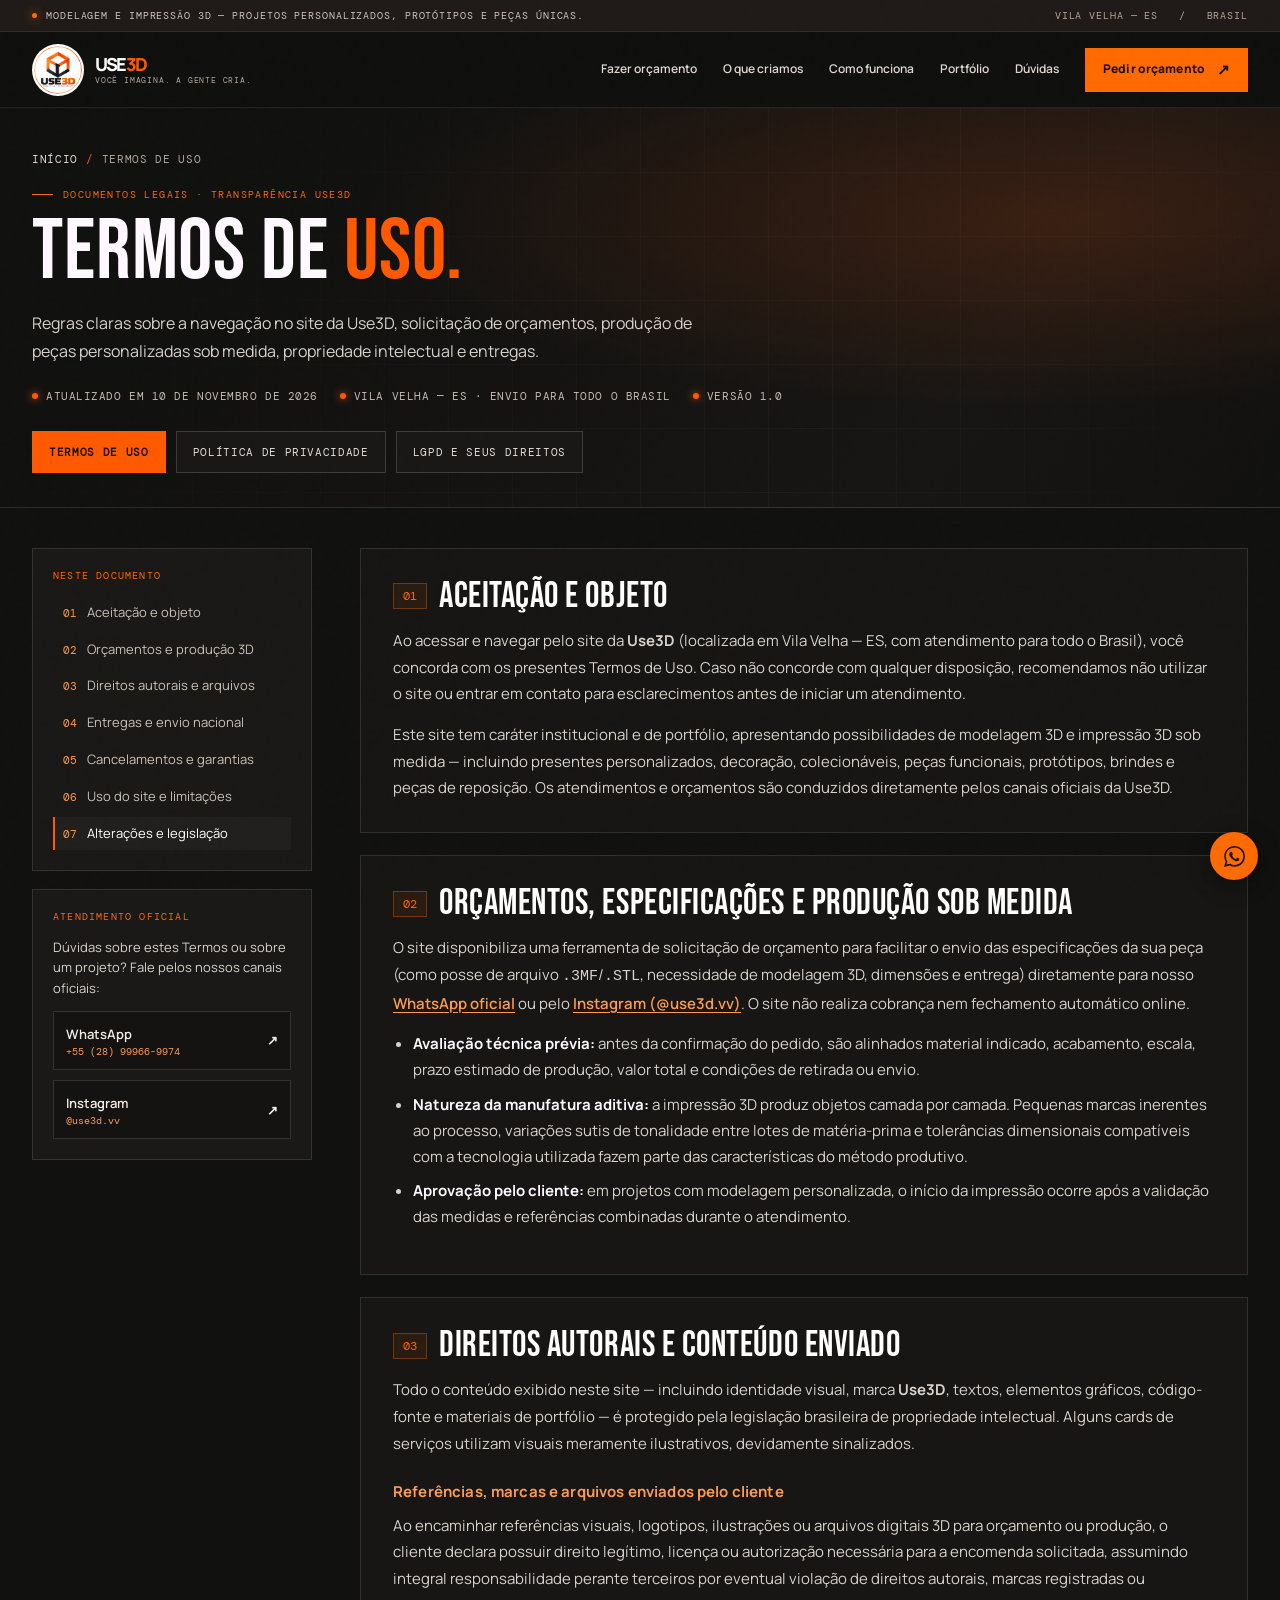
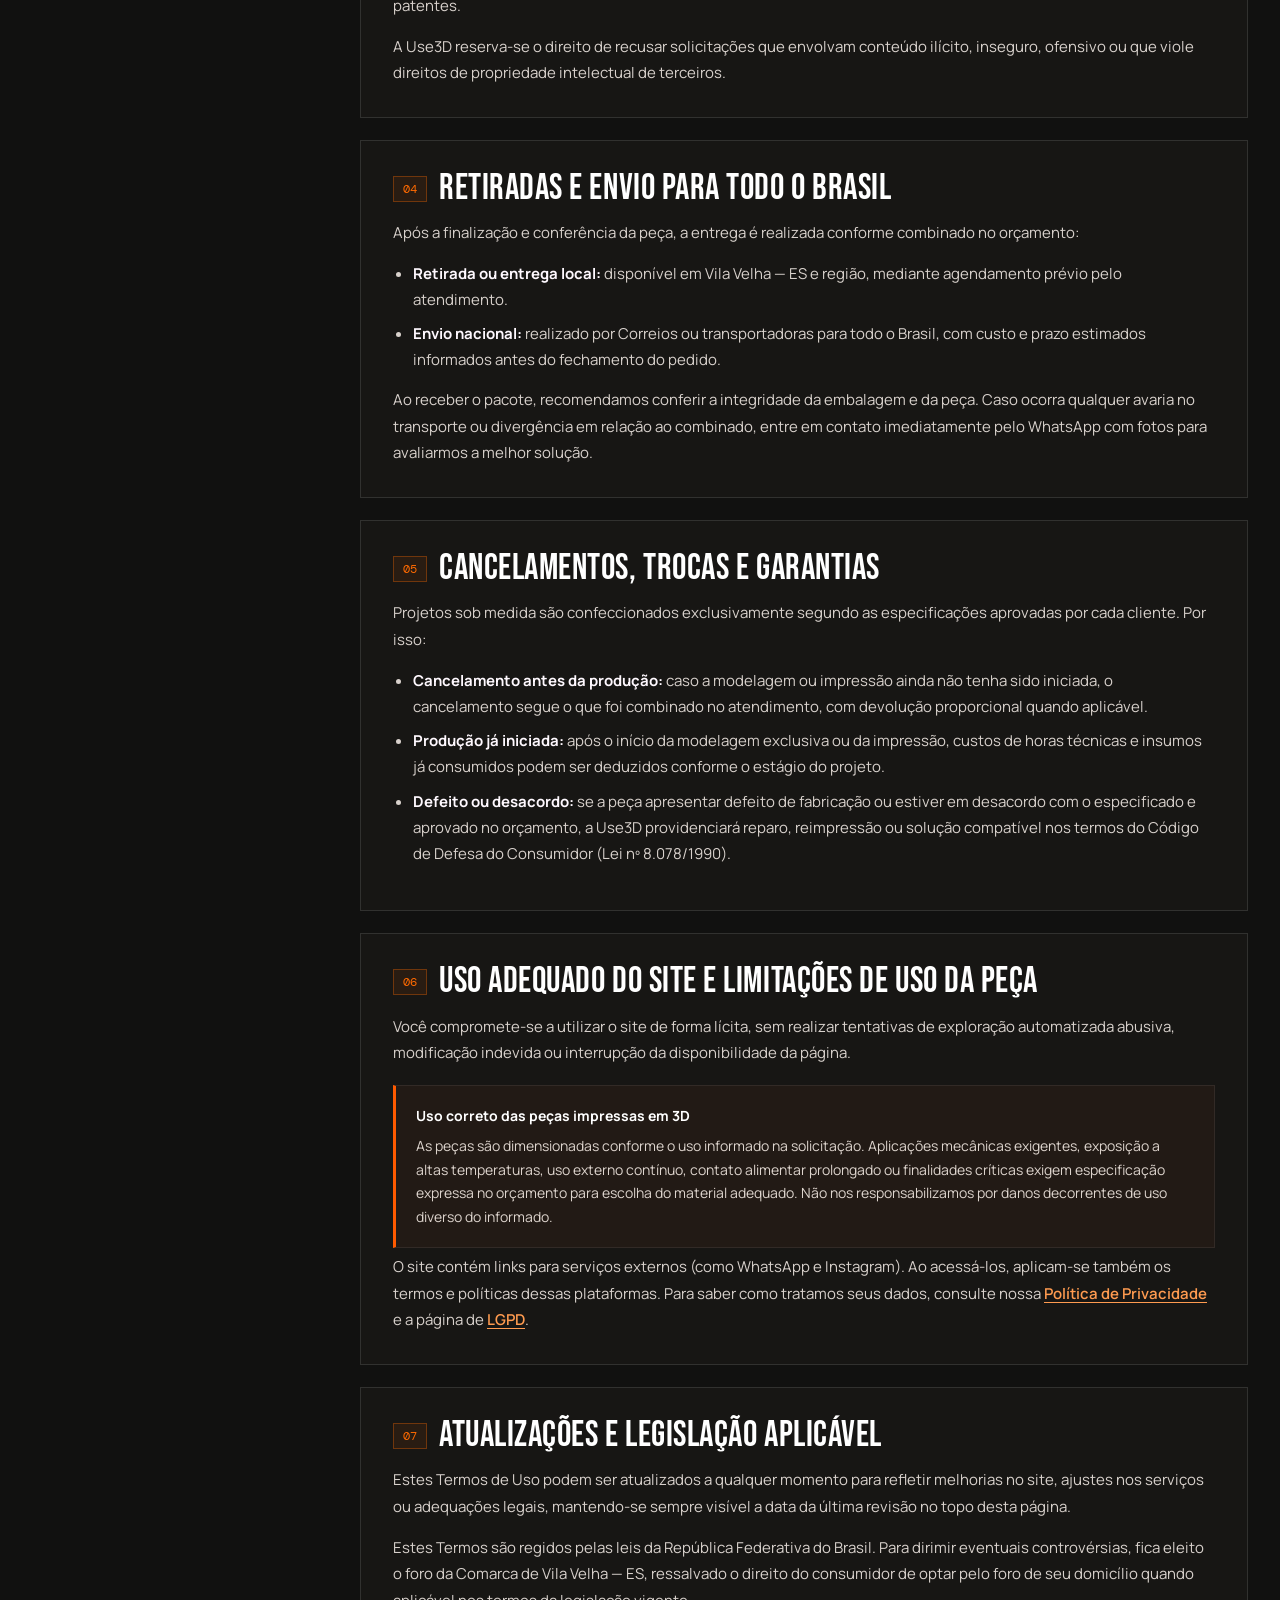
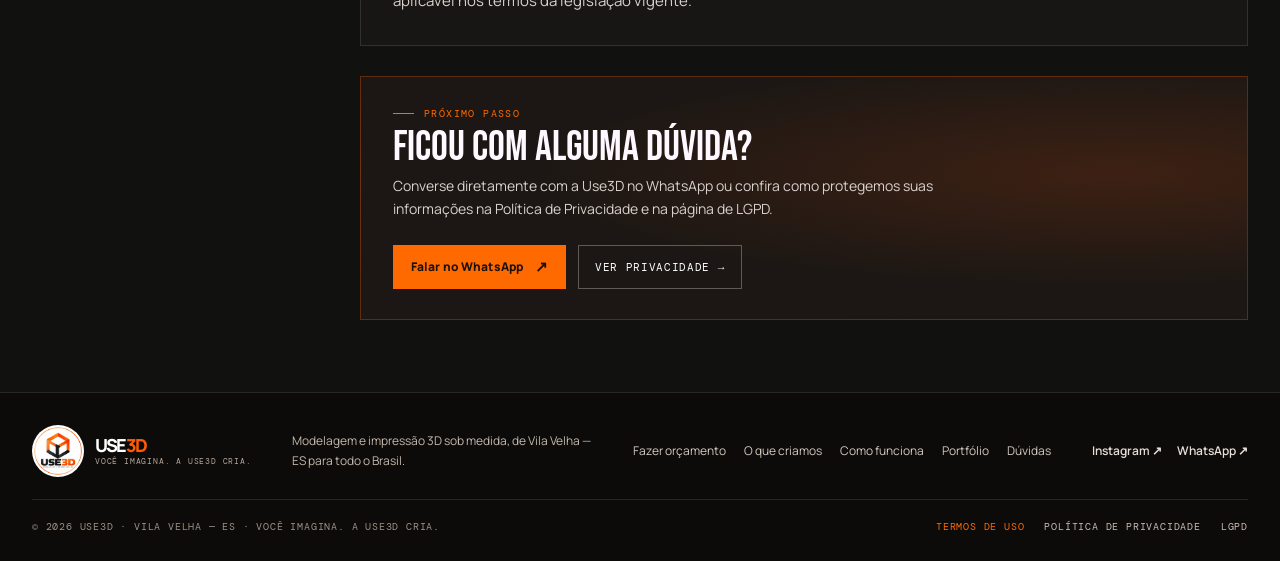
<file: docs/termos.html>
<!doctype html>
<html lang="pt-BR">
<head>
<meta charset="utf-8">
<meta name="viewport" content="width=device-width, initial-scale=1">
<meta name="theme-color" content="#111110">
<title>Termos de Uso — Use3D | Modelagem e Impressão 3D Sob Medida</title>
<meta name="description" content="Termos de Uso do site Use3D. Confira regras de navegação, solicitação de orçamentos, modelagem e impressão 3D sob medida, envios e direitos autorais.">
<meta name="robots" content="index, follow, max-image-preview:large, max-snippet:-1">
<meta name="author" content="Use3D">
<meta name="geo.region" content="BR-ES">
<meta name="geo.placename" content="Vila Velha">
<link rel="canonical" href="https://use3d.github.io/USE3D.VV/termos.html">
<link rel="alternate" hreflang="pt-BR" href="https://use3d.github.io/USE3D.VV/termos.html">
<link rel="icon" href="assets/use3d-icon.jpg" type="image/jpeg">
<link rel="apple-touch-icon" href="assets/use3d-icon.jpg">
<link rel="manifest" href="site.webmanifest">
<link rel="preload" href="assets/bebas-neue.ttf" as="font" type="font/ttf" crossorigin>
<link rel="preload" href="assets/manrope-regular.ttf" as="font" type="font/ttf" crossorigin>
<link rel="preload" href="assets/manrope-bold.ttf" as="font" type="font/ttf" crossorigin>
<meta property="og:type" content="website">
<meta property="og:locale" content="pt_BR">
<meta property="og:site_name" content="Use3D">
<meta property="og:title" content="Termos de Uso — Use3D | Modelagem e Impressão 3D">
<meta property="og:description" content="Regras de uso do site Use3D, solicitação de orçamentos, produção sob medida, entregas e propriedade intelectual.">
<meta property="og:url" content="https://use3d.github.io/USE3D.VV/termos.html">
<meta property="og:image" content="https://use3d.github.io/USE3D.VV/assets/og-use3d.jpg">
<meta property="og:image:type" content="image/jpeg">
<meta property="og:image:width" content="1200">
<meta property="og:image:height" content="630">
<meta property="og:image:alt" content="Estúdio Use3D — Modelagem e Impressão 3D Sob Medida em Vila Velha, ES">
<meta name="twitter:card" content="summary_large_image">
<meta name="twitter:title" content="Termos de Uso — Use3D">
<meta name="twitter:description" content="Regras de uso do site Use3D, orçamentos sob medida, direitos autorais e envios para todo o Brasil.">
<meta name="twitter:image" content="https://use3d.github.io/USE3D.VV/assets/og-use3d.jpg">
<link rel="stylesheet" href="assets/legal.css">
<script type="application/ld+json">
{
  "@context": "https://schema.org",
  "@graph": [
    {
      "@type": "WebPage",
      "@id": "https://use3d.github.io/USE3D.VV/termos.html#webpage",
      "url": "https://use3d.github.io/USE3D.VV/termos.html",
      "name": "Termos de Uso — Use3D",
      "description": "Termos de Uso do site institucional e dos serviços de modelagem e impressão 3D sob medida da Use3D.",
      "inLanguage": "pt-BR",
      "dateModified": "2026-11-10",
      "isPartOf": {"@id": "https://use3d.github.io/USE3D.VV/#website"},
      "breadcrumb": {"@id": "https://use3d.github.io/USE3D.VV/termos.html#breadcrumb"}
    },
    {
      "@type": "BreadcrumbList",
      "@id": "https://use3d.github.io/USE3D.VV/termos.html#breadcrumb",
      "itemListElement": [
        {"@type": "ListItem", "position": 1, "name": "Início", "item": "https://use3d.github.io/USE3D.VV/"},
        {"@type": "ListItem", "position": 2, "name": "Termos de Uso", "item": "https://use3d.github.io/USE3D.VV/termos.html"}
      ]
    }
  ]
}
</script>
</head>
<body>
<a class="skip-link" href="#main-content">Pular para o conteúdo</a>
<div class="reading-progress" aria-hidden="true"><span id="pageProgress"></span></div>
<div class="noise" aria-hidden="true"></div>

<div class="announcement">
  <div class="wrap">
    <span class="announce-left"><i class="announce-dot"></i> MODELAGEM E IMPRESSÃO 3D — PROJETOS PERSONALIZADOS, PROTÓTIPOS E PEÇAS ÚNICAS.</span>
    <span class="place">VILA VELHA — ES &nbsp; / &nbsp; BRASIL</span>
  </div>
</div>

<header class="header" id="header">
  <div class="wrap">
    <a class="brand" href="./" aria-label="Use3D — voltar ao início">
      <img class="brand-img" src="assets/use3d-logo.jpg" width="52" height="52" alt="Logo oficial Use3D">
      <span class="brand-lockup">
        <span class="brand-word">USE<span>3D</span></span>
        <small class="brand-tag">VOCÊ IMAGINA. A GENTE CRIA.</small>
      </span>
    </a>
    <nav class="nav" id="nav" aria-label="Navegação principal">
      <a href="./#orcamento">Fazer orçamento</a>
      <a href="./#o-que-criamos">O que criamos</a>
      <a href="./#como-funciona">Como funciona</a>
      <a href="./#portfolio">Portfólio</a>
      <a href="./#duvidas">Dúvidas</a>
      <a class="nav-cta" href="./#orcamento">Pedir orçamento <span class="arrow">↗</span></a>
    </nav>
    <button class="menu-button" id="menuButton" aria-label="Abrir menu" aria-expanded="false" aria-controls="nav">☰</button>
  </div>
</header>

<main id="main-content" tabindex="-1">
  <section class="legal-hero">
    <div class="wrap">
      <nav class="breadcrumb" aria-label="Trilha de navegação">
        <a href="./">Início</a>
        <span aria-hidden="true">/</span>
        <span aria-current="page">Termos de Uso</span>
      </nav>
      <div class="eyebrow">DOCUMENTOS LEGAIS · TRANSPARÊNCIA USE3D</div>
      <h1>TERMOS DE <em>USO.</em></h1>
      <p class="legal-lead">Regras claras sobre a navegação no site da Use3D, solicitação de orçamentos, produção de peças personalizadas sob medida, propriedade intelectual e entregas.</p>
      <div class="legal-meta">
        <span><i></i> Atualizado em 10 de novembro de 2026</span>
        <span><i></i> Vila Velha — ES · Envio para todo o Brasil</span>
        <span><i></i> Versão 1.0</span>
      </div>
      <div class="legal-tabs" role="navigation" aria-label="Documentos legais da Use3D">
        <a class="legal-tab active" href="termos.html" aria-current="page">Termos de Uso</a>
        <a class="legal-tab" href="privacidade.html">Política de Privacidade</a>
        <a class="legal-tab" href="lgpd.html">LGPD e Seus Direitos</a>
      </div>
    </div>
  </section>

  <section class="legal-main">
    <div class="wrap legal-grid">
      <aside class="legal-sidebar" aria-label="Sumário e canais de atendimento">
        <div class="legal-box">
          <h2 class="legal-box-title">Neste documento</h2>
          <ol class="toc-list">
            <li><a href="#sec-01" class="active"><span>01</span> Aceitação e objeto</a></li>
            <li><a href="#sec-02"><span>02</span> Orçamentos e produção 3D</a></li>
            <li><a href="#sec-03"><span>03</span> Direitos autorais e arquivos</a></li>
            <li><a href="#sec-04"><span>04</span> Entregas e envio nacional</a></li>
            <li><a href="#sec-05"><span>05</span> Cancelamentos e garantias</a></li>
            <li><a href="#sec-06"><span>06</span> Uso do site e limitações</a></li>
            <li><a href="#sec-07"><span>07</span> Alterações e legislação</a></li>
          </ol>
        </div>

        <div class="legal-box">
          <h2 class="legal-box-title">Atendimento oficial</h2>
          <p style="margin:0;font-size:13px;color:var(--soft);line-height:1.6">Dúvidas sobre estes Termos ou sobre um projeto? Fale pelos nossos canais oficiais:</p>
          <div class="contact-links">
            <a class="contact-pill" href="https://wa.me/5528999669974?text=Oi%2C%20vim%20pelo%20site%20da%20Use3D%20e%20quero%20fazer%20um%20or%C3%A7amento." target="_blank" rel="noopener noreferrer">
              <span>WhatsApp<small>+55 (28) 99966-9974</small></span>
              <span aria-hidden="true">↗</span>
            </a>
            <a class="contact-pill" href="https://instagram.com/use3d.vv" target="_blank" rel="noopener noreferrer">
              <span>Instagram<small>@use3d.vv</small></span>
              <span aria-hidden="true">↗</span>
            </a>
          </div>
        </div>
      </aside>

      <article class="legal-article">
        <section class="legal-section" id="sec-01">
          <div class="legal-section-head">
            <span class="legal-num">01</span>
            <h2>ACEITAÇÃO E OBJETO</h2>
          </div>
          <p>Ao acessar e navegar pelo site da <strong>Use3D</strong> (localizada em Vila Velha — ES, com atendimento para todo o Brasil), você concorda com os presentes Termos de Uso. Caso não concorde com qualquer disposição, recomendamos não utilizar o site ou entrar em contato para esclarecimentos antes de iniciar um atendimento.</p>
          <p>Este site tem caráter institucional e de portfólio, apresentando possibilidades de modelagem 3D e impressão 3D sob medida — incluindo presentes personalizados, decoração, colecionáveis, peças funcionais, protótipos, brindes e peças de reposição. Os atendimentos e orçamentos são conduzidos diretamente pelos canais oficiais da Use3D.</p>
        </section>

        <section class="legal-section" id="sec-02">
          <div class="legal-section-head">
            <span class="legal-num">02</span>
            <h2>ORÇAMENTOS, ESPECIFICAÇÕES E PRODUÇÃO SOB MEDIDA</h2>
          </div>
          <p>O site disponibiliza uma ferramenta de solicitação de orçamento para facilitar o envio das especificações da sua peça (como posse de arquivo <code>.3MF</code>/<code>.STL</code>, necessidade de modelagem 3D, dimensões e entrega) diretamente para nosso <a class="inline-link" href="https://wa.me/5528999669974?text=Oi%2C%20vim%20pelo%20site%20da%20Use3D%20e%20quero%20fazer%20um%20or%C3%A7amento." target="_blank" rel="noopener noreferrer">WhatsApp oficial</a> ou pelo <a class="inline-link" href="https://instagram.com/use3d.vv" target="_blank" rel="noopener noreferrer">Instagram (@use3d.vv)</a>. O site não realiza cobrança nem fechamento automático online.</p>
          <ul>
            <li><strong>Avaliação técnica prévia:</strong> antes da confirmação do pedido, são alinhados material indicado, acabamento, escala, prazo estimado de produção, valor total e condições de retirada ou envio.</li>
            <li><strong>Natureza da manufatura aditiva:</strong> a impressão 3D produz objetos camada por camada. Pequenas marcas inerentes ao processo, variações sutis de tonalidade entre lotes de matéria-prima e tolerâncias dimensionais compatíveis com a tecnologia utilizada fazem parte das características do método produtivo.</li>
            <li><strong>Aprovação pelo cliente:</strong> em projetos com modelagem personalizada, o início da impressão ocorre após a validação das medidas e referências combinadas durante o atendimento.</li>
          </ul>
        </section>

        <section class="legal-section" id="sec-03">
          <div class="legal-section-head">
            <span class="legal-num">03</span>
            <h2>DIREITOS AUTORAIS E CONTEÚDO ENVIADO</h2>
          </div>
          <p>Todo o conteúdo exibido neste site — incluindo identidade visual, marca <strong>Use3D</strong>, textos, elementos gráficos, código-fonte e materiais de portfólio — é protegido pela legislação brasileira de propriedade intelectual. Alguns cards de serviços utilizam visuais meramente ilustrativos, devidamente sinalizados.</p>
          <h3>Referências, marcas e arquivos enviados pelo cliente</h3>
          <p>Ao encaminhar referências visuais, logotipos, ilustrações ou arquivos digitais 3D para orçamento ou produção, o cliente declara possuir direito legítimo, licença ou autorização necessária para a encomenda solicitada, assumindo integral responsabilidade perante terceiros por eventual violação de direitos autorais, marcas registradas ou patentes.</p>
          <p>A Use3D reserva-se o direito de recusar solicitações que envolvam conteúdo ilícito, inseguro, ofensivo ou que viole direitos de propriedade intelectual de terceiros.</p>
        </section>

        <section class="legal-section" id="sec-04">
          <div class="legal-section-head">
            <span class="legal-num">04</span>
            <h2>RETIRADAS E ENVIO PARA TODO O BRASIL</h2>
          </div>
          <p>Após a finalização e conferência da peça, a entrega é realizada conforme combinado no orçamento:</p>
          <ul>
            <li><strong>Retirada ou entrega local:</strong> disponível em Vila Velha — ES e região, mediante agendamento prévio pelo atendimento.</li>
            <li><strong>Envio nacional:</strong> realizado por Correios ou transportadoras para todo o Brasil, com custo e prazo estimados informados antes do fechamento do pedido.</li>
          </ul>
          <p>Ao receber o pacote, recomendamos conferir a integridade da embalagem e da peça. Caso ocorra qualquer avaria no transporte ou divergência em relação ao combinado, entre em contato imediatamente pelo WhatsApp com fotos para avaliarmos a melhor solução.</p>
        </section>

        <section class="legal-section" id="sec-05">
          <div class="legal-section-head">
            <span class="legal-num">05</span>
            <h2>CANCELAMENTOS, TROCAS E GARANTIAS</h2>
          </div>
          <p>Projetos sob medida são confeccionados exclusivamente segundo as especificações aprovadas por cada cliente. Por isso:</p>
          <ul>
            <li><strong>Cancelamento antes da produção:</strong> caso a modelagem ou impressão ainda não tenha sido iniciada, o cancelamento segue o que foi combinado no atendimento, com devolução proporcional quando aplicável.</li>
            <li><strong>Produção já iniciada:</strong> após o início da modelagem exclusiva ou da impressão, custos de horas técnicas e insumos já consumidos podem ser deduzidos conforme o estágio do projeto.</li>
            <li><strong>Defeito ou desacordo:</strong> se a peça apresentar defeito de fabricação ou estiver em desacordo com o especificado e aprovado no orçamento, a Use3D providenciará reparo, reimpressão ou solução compatível nos termos do Código de Defesa do Consumidor (Lei nº 8.078/1990).</li>
          </ul>
        </section>

        <section class="legal-section" id="sec-06">
          <div class="legal-section-head">
            <span class="legal-num">06</span>
            <h2>USO ADEQUADO DO SITE E LIMITAÇÕES DE USO DA PEÇA</h2>
          </div>
          <p>Você compromete-se a utilizar o site de forma lícita, sem realizar tentativas de exploração automatizada abusiva, modificação indevida ou interrupção da disponibilidade da página.</p>
          <div class="legal-callout">
            <strong>Uso correto das peças impressas em 3D</strong>
            <p>As peças são dimensionadas conforme o uso informado na solicitação. Aplicações mecânicas exigentes, exposição a altas temperaturas, uso externo contínuo, contato alimentar prolongado ou finalidades críticas exigem especificação expressa no orçamento para escolha do material adequado. Não nos responsabilizamos por danos decorrentes de uso diverso do informado.</p>
          </div>
          <p>O site contém links para serviços externos (como WhatsApp e Instagram). Ao acessá-los, aplicam-se também os termos e políticas dessas plataformas. Para saber como tratamos seus dados, consulte nossa <a class="inline-link" href="privacidade.html">Política de Privacidade</a> e a página de <a class="inline-link" href="lgpd.html">LGPD</a>.</p>
        </section>

        <section class="legal-section" id="sec-07">
          <div class="legal-section-head">
            <span class="legal-num">07</span>
            <h2>ATUALIZAÇÕES E LEGISLAÇÃO APLICÁVEL</h2>
          </div>
          <p>Estes Termos de Uso podem ser atualizados a qualquer momento para refletir melhorias no site, ajustes nos serviços ou adequações legais, mantendo-se sempre visível a data da última revisão no topo desta página.</p>
          <p>Estes Termos são regidos pelas leis da República Federativa do Brasil. Para dirimir eventuais controvérsias, fica eleito o foro da Comarca de Vila Velha — ES, ressalvado o direito do consumidor de optar pelo foro de seu domicílio quando aplicável nos termos da legislação vigente.</p>
        </section>

        <div class="legal-bottom-cta">
          <div>
            <div class="eyebrow">PRÓXIMO PASSO</div>
            <h2>FICOU COM ALGUMA DÚVIDA?</h2>
            <p>Converse diretamente com a Use3D no WhatsApp ou confira como protegemos suas informações na Política de Privacidade e na página de LGPD.</p>
          </div>
          <div class="legal-cta-actions">
            <a class="button" href="https://wa.me/5528999669974?text=Oi%2C%20vim%20pelo%20site%20da%20Use3D%20e%20quero%20fazer%20um%20or%C3%A7amento." target="_blank" rel="noopener noreferrer">Falar no WhatsApp <span class="arrow">↗</span></a>
            <a class="outline-link" href="privacidade.html">Ver Privacidade →</a>
          </div>
        </div>
      </article>
    </div>
  </section>
</main>

<footer class="footer">
  <div class="wrap">
    <div class="footer-top">
      <a class="brand" href="./" aria-label="Use3D — início">
        <img class="brand-img" src="assets/use3d-logo.jpg" width="52" height="52" alt="Logo Use3D">
        <span class="brand-lockup">
          <span class="brand-word">USE<span>3D</span></span>
          <small class="brand-tag">VOCÊ IMAGINA. A USE3D CRIA.</small>
        </span>
      </a>
      <p class="footer-summary">Modelagem e impressão 3D sob medida, de Vila Velha — ES para todo o Brasil.</p>
      <div class="footer-links">
        <a href="./#orcamento">Fazer orçamento</a>
        <a href="./#o-que-criamos">O que criamos</a>
        <a href="./#como-funciona">Como funciona</a>
        <a href="./#portfolio">Portfólio</a>
        <a href="./#duvidas">Dúvidas</a>
      </div>
      <div class="footer-social">
        <a href="https://instagram.com/use3d.vv" target="_blank" rel="noopener noreferrer">Instagram ↗</a>
        <a href="https://wa.me/5528999669974?text=Oi%2C%20vim%20pelo%20site%20da%20Use3D%20e%20quero%20fazer%20um%20or%C3%A7amento." target="_blank" rel="noopener noreferrer">WhatsApp ↗</a>
      </div>
    </div>
    <div class="footer-bottom">
      <span>© 2026 USE3D · VILA VELHA — ES · VOCÊ IMAGINA. A USE3D CRIA.</span>
      <nav class="footer-legal" aria-label="Documentos legais">
        <a href="termos.html" aria-current="page">Termos de Uso</a>
        <a href="privacidade.html">Política de Privacidade</a>
        <a href="lgpd.html">LGPD</a>
      </nav>
    </div>
  </div>
</footer>

<a class="whatsapp-float" href="https://wa.me/5528999669974?text=Oi%2C%20vim%20pelo%20site%20da%20Use3D%20e%20quero%20fazer%20um%20or%C3%A7amento." target="_blank" rel="noopener noreferrer" aria-label="Pedir orçamento pelo WhatsApp">
  <svg viewBox="0 0 24 24" aria-hidden="true"><path d="M20.5 3.5A11.8 11.8 0 0 0 12.1 0C5.6 0 .3 5.3.3 11.8c0 2.1.6 4.2 1.6 6L0 24l6.4-1.7a11.8 11.8 0 0 0 5.7 1.5h.1c6.5 0 11.8-5.3 11.8-11.8 0-3.2-1.2-6.2-3.5-8.5ZM12.1 21.8a9.9 9.9 0 0 1-5-1.4l-.4-.2-3.8 1 1-3.7-.3-.4a9.8 9.8 0 0 1-1.5-5.3c0-5.5 4.5-10 10-10 2.7 0 5.2 1 7.1 2.9a9.9 9.9 0 0 1 2.9 7.1c0 5.5-4.5 10-10 10Zm5.5-7.5c-.3-.1-1.7-.8-2-.9-.3-.1-.5-.1-.7.2-.2.3-.7.9-.9 1.1-.2.2-.3.2-.6.1-.3-.1-1.2-.4-2.4-1.5-.9-.8-1.5-1.8-1.7-2.1-.2-.3 0-.4.1-.6.1-.1.3-.3.4-.5.1-.2.2-.3.3-.5.1-.2 0-.4 0-.5 0-.1-.7-1.6-1-2.1-.2-.5-.5-.4-.7-.4h-.6c-.2 0-.5.1-.8.4-.3.3-1 1-1 2.4s1 2.8 1.1 3c.1.2 2 3.1 4.8 4.3.7.3 1.2.5 1.6.6.7.2 1.3.2 1.8.1.6-.1 1.7-.7 2-1.4.2-.7.2-1.3.2-1.4-.1-.2-.3-.3-.6-.4Z"/></svg>
</a>

<script src="assets/legal.js" defer></script>
</body>
</html>
</file>
<file: docs/assets/legal.css>
@font-face{font-family:Manrope;src:url('manrope-regular.ttf');font-weight:400;font-display:swap}
@font-face{font-family:Manrope;src:url('manrope-medium.ttf');font-weight:500;font-display:swap}
@font-face{font-family:Manrope;src:url('manrope-semibold.ttf');font-weight:600;font-display:swap}
@font-face{font-family:Manrope;src:url('manrope-bold.ttf');font-weight:700;font-display:swap}
@font-face{font-family:Manrope;src:url('manrope-extrabold.ttf');font-weight:800;font-display:swap}
@font-face{font-family:DMMono;src:url('dm-mono.ttf');font-display:swap}
@font-face{font-family:Bebas;src:url('bebas-neue.ttf');font-display:swap}

:root{
  --bg:#111110;
  --bg2:#1a1917;
  --bg3:#252320;
  --pink:#ff5a00;
  --magenta:#e84d00;
  --yellow:#ff6a00;
  --cyan:#ff9b50;
  --purple:#a44a16;
  --white:#fff9ff;
  --soft:#d8d1cc;
  --muted:#a8998d;
  --line:#ffffff1d;
  --mono:DMMono,monospace;
  --sans:Manrope,Arial,sans-serif;
  --display:Bebas,Impact,sans-serif;
  --max:1260px;
  --ease:cubic-bezier(.2,.72,.18,1);
}

*{box-sizing:border-box}
html{scroll-behavior:smooth;scroll-padding-top:92px;overflow-x:clip}
body{
  margin:0;
  background:var(--bg);
  color:var(--white);
  font-family:var(--sans);
  font-size:15px;
  line-height:1.7;
  -webkit-font-smoothing:antialiased;
  overflow-x:clip;
}
body.locked{overflow:hidden}
a{color:inherit;text-decoration:none}
button{font:inherit;color:inherit}

.wrap{width:min(var(--max),calc(100% - 64px));margin-inline:auto}
.mono{font-family:var(--mono)}

.noise{
  pointer-events:none;
  position:fixed;
  inset:0;
  z-index:60;
  opacity:.025;
  background-image:url("data:image/svg+xml,%3Csvg viewBox='0 0 180 180' xmlns='http://www.w3.org/2000/svg'%3E%3Cfilter id='n'%3E%3CfeTurbulence type='fractalNoise' baseFrequency='.8' numOctaves='3' stitchTiles='stitch'/%3E%3C/filter%3E%3Crect width='100%25' height='100%25' filter='url(%23n)' opacity='.3'/%3E%3C/svg%3E");
}
.reading-progress{position:fixed;z-index:100;top:0;left:0;width:100%;height:2px;pointer-events:none}
.reading-progress span{display:block;width:0;height:100%;background:linear-gradient(90deg,var(--pink),var(--yellow),var(--cyan));box-shadow:0 0 12px #ff5a0099}

a:focus-visible,button:focus-visible,summary:focus-visible{outline:2px solid var(--yellow);outline-offset:4px}
.skip-link{
  position:fixed;z-index:120;left:12px;top:8px;padding:11px 14px;
  background:var(--yellow);color:#111110;font-size:12px;font-weight:800;
  transform:translateY(-160%);transition:transform .2s;
}
.skip-link:focus{transform:translateY(0)}

.announcement{
  min-height:31px;
  background:#201b18;
  border-bottom:1px solid #ffffff13;
  color:#d0c4bf;
  font:10px var(--mono);
  letter-spacing:.09em;
  text-transform:uppercase;
}
.announcement .wrap{min-height:31px;display:flex;align-items:center;justify-content:space-between;gap:16px}
.announce-left{display:flex;align-items:center;gap:9px}
.announce-dot{width:5px;height:5px;border-radius:50%;background:var(--yellow);box-shadow:0 0 10px var(--yellow);flex:none}
.announcement .place{color:#b8a597;white-space:nowrap}

.header{
  height:76px;position:sticky;top:0;z-index:40;
  background:#111110d8;border-bottom:1px solid #ffffff14;
  backdrop-filter:blur(12px);
  transition:height .32s var(--ease),background .32s,border-color .32s;
}
.header.scrolled{height:65px;background:#111110ed;border-color:#ffffff1e}
.header .wrap{height:100%;display:flex;align-items:center;justify-content:space-between}
.brand{display:flex;align-items:center;gap:11px}
.brand-img{display:block;width:52px;height:52px;object-fit:cover;border-radius:50%;background:#fff;border:2px solid #ffffffaa}
.brand-lockup{display:flex;flex-direction:column;gap:2px}
.brand-word{font-size:18px;font-weight:800;letter-spacing:-.08em;line-height:1;color:#fff}
.brand-word span{color:var(--pink)}
.brand-tag{color:#b5a69b;font:8px var(--mono);letter-spacing:.1em;text-transform:uppercase}

.nav{display:flex;align-items:center;gap:26px;font-size:12px;font-weight:600;color:#e0d7d2}
.nav>a:not(.nav-cta){position:relative;transition:color .2s;padding:6px 0}
.nav>a:not(.nav-cta):hover{color:var(--yellow)}
.nav>a:not(.nav-cta):after{content:'';position:absolute;left:0;bottom:0;height:1px;width:0;background:var(--pink);transition:width .3s var(--ease)}
.nav>a:not(.nav-cta):hover:after{width:100%}
.nav-cta,.button{
  height:44px;padding:0 18px;display:inline-flex;align-items:center;justify-content:center;gap:12px;
  background:var(--yellow);color:#1c120e;font-size:12px;font-weight:800;letter-spacing:.01em;border:0;
  transition:transform .28s var(--ease),box-shadow .28s,background .25s;cursor:pointer;
}
.nav-cta:hover,.button:hover{transform:translateY(-2px);background:#ffb879;box-shadow:0 9px 25px #ff6a002e}
.button:active,.nav-cta:active{transform:translateY(0) scale(.985)}
.arrow{font-size:15px;transition:transform .24s}
.button:hover .arrow,.nav-cta:hover .arrow{transform:translate(3px,-2px)}
.menu-button{display:none;background:none;border:1px solid var(--line);padding:8px 11px;font-size:18px;cursor:pointer}

.eyebrow{display:flex;align-items:center;gap:10px;color:var(--yellow);font:10px var(--mono);letter-spacing:.14em;text-transform:uppercase}
.eyebrow:before{content:'';height:1px;width:21px;background:currentColor}

/* Legal Hero */
.legal-hero{
  position:relative;overflow-x:clip;isolation:isolate;
  padding:44px 0 34px;
  background:radial-gradient(ellipse at 82% 28%,#9d3d1042,transparent 46%),linear-gradient(125deg,#111110 20%,#181614 75%,#111110);
  border-bottom:1px solid var(--line);
}
.legal-hero:before{
  content:'';position:absolute;inset:0;z-index:-1;
  background-image:linear-gradient(#ffd5b009 1px,transparent 1px),linear-gradient(90deg,#ffd5b009 1px,transparent 1px);
  background-size:64px 64px;
  mask-image:linear-gradient(120deg,transparent 5%,#000 65%,transparent);
}

.breadcrumb{
  display:flex;flex-wrap:wrap;align-items:center;gap:8px;
  margin-bottom:22px;font:11px var(--mono);letter-spacing:.06em;text-transform:uppercase;color:#b4a69b;
}
.breadcrumb a{color:#e2d8d0;transition:color .2s}
.breadcrumb a:hover{color:var(--yellow)}
.breadcrumb span[aria-hidden="true"]{color:var(--pink)}

.legal-hero h1{
  font:400 clamp(50px,6.8vw,86px)/.88 var(--display);
  letter-spacing:.01em;margin:14px 0 18px;max-width:920px;
}
.legal-hero h1 em{font-style:normal;color:var(--pink)}
.legal-lead{
  max-width:700px;font-size:16px;line-height:1.75;color:var(--soft);margin:0 0 24px;
}

.legal-meta{
  display:flex;flex-wrap:wrap;gap:10px 22px;margin-bottom:28px;
  font:11px var(--mono);letter-spacing:.05em;color:#c7bab0;text-transform:uppercase;
}
.legal-meta span{display:inline-flex;align-items:center;gap:8px}
.legal-meta i{width:6px;height:6px;border-radius:50%;background:var(--pink);box-shadow:0 0 8px var(--pink)}

.legal-tabs{
  display:flex;flex-wrap:wrap;gap:10px;
}
.legal-tab{
  min-height:42px;padding:0 16px;display:inline-flex;align-items:center;gap:8px;
  border:1px solid #ffffff29;background:#1a1816;color:#e6ddd7;
  font:11px var(--mono);letter-spacing:.06em;text-transform:uppercase;
  transition:background .22s,border-color .22s,color .22s;
}
.legal-tab:hover{border-color:var(--pink);color:#fff}
.legal-tab.active{background:var(--pink);border-color:var(--pink);color:#170f0b;font-weight:700}

/* Body Layout */
.legal-main{padding:40px 0 72px}
.legal-grid{display:grid;grid-template-columns:280px minmax(0,1fr);gap:48px;align-items:start}

.legal-sidebar{position:sticky;top:92px;display:grid;gap:18px}
.legal-box{
  padding:20px;background:var(--bg2);border:1px solid var(--line);
}
.legal-box-title{
  margin:0 0 14px;font:10px var(--mono);letter-spacing:.12em;text-transform:uppercase;color:var(--yellow);
}
.toc-list{list-style:none;margin:0;padding:0;display:grid;gap:4px}
.toc-list a{
  display:flex;align-items:baseline;gap:10px;padding:7px 8px;
  font-size:13px;line-height:1.45;color:#cbc0b7;border-left:2px solid transparent;
  transition:color .2s,border-color .2s,background .2s;
}
.toc-list a:hover,.toc-list a.active{
  color:#fff;border-left-color:var(--pink);background:#ffffff08;
}
.toc-list a span{font:11px var(--mono);color:var(--cyan);flex:none}

.contact-links{display:grid;gap:10px;margin-top:12px}
.contact-pill{
  display:flex;align-items:center;justify-content:space-between;gap:10px;
  padding:11px 12px;border:1px solid #ffffff22;background:#141312;
  font-size:13px;font-weight:600;color:#f3ece6;transition:border-color .2s,background .2s;
}
.contact-pill:hover{border-color:var(--yellow);background:#221c18}
.contact-pill small{display:block;font:10px var(--mono);color:var(--cyan);font-weight:400}

.legal-article{display:grid;gap:22px}
.legal-section{
  padding:30px 32px;background:#171614;border:1px solid var(--line);
}
.legal-section-head{
  display:flex;align-items:center;gap:12px;margin-bottom:14px;
}
.legal-num{
  font:12px var(--mono);color:var(--yellow);padding:4px 9px;border:1px solid #ff6a0055;background:#ff6a0014;
}
.legal-section h2{
  margin:0;font:400 clamp(26px,3.2vw,36px)/.98 var(--display);letter-spacing:.015em;color:#fff;
}
.legal-section h3{
  margin:22px 0 8px;font-size:15px;font-weight:700;color:var(--cyan);letter-spacing:.01em;
}
.legal-section p{margin:0 0 14px;color:var(--soft);font-size:15px;line-height:1.78}
.legal-section p:last-child{margin-bottom:0}
.legal-section ul,.legal-section ol{
  margin:10px 0 14px;padding-left:20px;color:var(--soft);display:grid;gap:9px;
}
.legal-section li{font-size:15px;line-height:1.72}
.legal-section li strong{color:#fff9ff}
.legal-section a.inline-link{
  color:var(--cyan);text-decoration:underline;text-underline-offset:3px;font-weight:600;
}
.legal-section a.inline-link:hover{color:var(--yellow)}

.legal-callout{
  margin:18px 0 6px;padding:18px 20px;
  background:#221a15;border-left:3px solid var(--pink);border-top:1px solid #ffffff12;border-right:1px solid #ffffff12;border-bottom:1px solid #ffffff12;
}
.legal-callout strong{display:block;margin-bottom:6px;font-size:14px;color:#fff}
.legal-callout p{margin:0;font-size:14px;line-height:1.7;color:#ddd4cd}

.rights-grid{
  display:grid;grid-template-columns:repeat(2,minmax(0,1fr));gap:12px;margin:16px 0 8px;
}
.right-card{
  padding:16px 18px;background:#111110;border:1px solid #ffffff18;
}
.right-card b{
  display:block;font:10px var(--mono);color:var(--yellow);letter-spacing:.08em;text-transform:uppercase;margin-bottom:6px;
}
.right-card h3{margin:0 0 6px;font-size:15px;color:#fff}
.right-card p{margin:0;font-size:13.5px;line-height:1.65;color:#cbc0b7}

.legal-bottom-cta{
  margin-top:8px;padding:30px 32px;
  background:radial-gradient(ellipse at 85% 40%,#9d3d1042,transparent 55%),#1c1714;
  border:1px solid #ff5a004d;
  display:flex;align-items:center;justify-content:space-between;gap:24px;flex-wrap:wrap;
}
.legal-bottom-cta h2{
  margin:8px 0 6px;font:400 clamp(28px,3.6vw,42px)/.95 var(--display);
}
.legal-bottom-cta p{margin:0;max-width:560px;font-size:14px;color:var(--soft)}
.legal-cta-actions{display:flex;flex-wrap:wrap;gap:12px}
.outline-link{
  min-height:44px;padding:0 16px;display:inline-flex;align-items:center;gap:10px;
  border:1px solid #ffffff4a;color:#fff;font:11px var(--mono);letter-spacing:.06em;text-transform:uppercase;
  transition:background .22s,border-color .22s,color .22s;
}
.outline-link:hover{background:var(--pink);border-color:var(--pink);color:#170f0b}

/* 404 */
.not-found{
  padding:84px 0 110px;min-height:calc(100svh - 240px);display:flex;align-items:center;
}
.not-found-box{max-width:680px}
.not-found h1{font:400 clamp(70px,12vw,136px)/.84 var(--display);margin:14px 0 18px}
.not-found h1 em{font-style:normal;color:var(--pink)}
.not-found p{font-size:16px;line-height:1.75;color:var(--soft);margin:0 0 28px}

/* Footer */
.footer{background:#0c0b0a;padding:32px 0 26px;border-top:1px solid var(--line)}
.footer-top{display:flex;align-items:center;justify-content:space-between;gap:24px;padding-bottom:22px;border-bottom:1px solid var(--line)}
.footer .brand-word{color:#fff}
.footer-summary{font-size:12px;color:#c4b8ad;line-height:1.65;max-width:300px;margin:0}
.footer-links{display:flex;gap:18px;flex-wrap:wrap;font-size:12px;color:#d4c9bf}
.footer-links a:hover{color:var(--yellow)}
.footer-social{display:flex;gap:15px;font-size:12px;font-weight:600;color:#e6ddd7}
.footer-social a:hover{color:var(--yellow)}
.footer-bottom{
  display:flex;align-items:center;justify-content:space-between;flex-wrap:wrap;gap:14px 24px;
  padding-top:16px;color:#9e9086;font:10px var(--mono);letter-spacing:.08em;text-transform:uppercase;
}
.footer-legal{display:flex;flex-wrap:wrap;gap:12px 20px}
.footer-legal a{color:#c9bdb4;padding:4px 0;transition:color .2s}
.footer-legal a:hover,.footer-legal a[aria-current="page"]{color:var(--yellow)}

.whatsapp-float{
  position:fixed;right:22px;bottom:calc(20px + env(safe-area-inset-bottom));z-index:35;
  width:48px;height:48px;border-radius:50%;display:grid;place-items:center;
  background:var(--yellow);color:#181310;box-shadow:0 5px 22px #0006;
  transition:transform .2s,box-shadow .2s;
}
.whatsapp-float:hover{transform:translateY(-3px) scale(1.04);box-shadow:0 9px 24px #ff6a0044}
.whatsapp-float svg{width:21px;height:21px;fill:currentColor}
.whatsapp-float:focus-visible{outline:2px solid var(--pink);outline-offset:4px}

@media(max-width:950px){
  .wrap{width:calc(100% - 48px)}
  .legal-grid{grid-template-columns:1fr;gap:28px}
  .legal-sidebar{position:static}
  .footer-top{flex-wrap:wrap}
}
@media(max-width:650px){
  html{scroll-padding-top:72px}
  .wrap{width:calc(100% - 32px)}
  .announcement .place{display:none}
  .announcement{font-size:9px}
  .header,.header.scrolled{height:66px}
  .brand-img{width:44px;height:44px}
  .brand-word{font-size:16px}
  .nav{
    display:none;position:fixed;z-index:45;top:97px;bottom:0;left:0;right:0;
    height:calc(100svh - 97px);overflow:auto;background:#151210;
    padding:18px 22px 30px;flex-direction:column;align-items:stretch;gap:0;font-size:16px;
  }
  .header.scrolled .nav{top:65px;height:calc(100svh - 65px)}
  .nav.open{display:flex}
  .nav>a:not(.nav-cta){padding:16px 0;border-bottom:1px solid var(--line)}
  .nav-cta{margin-top:20px;justify-content:space-between;padding:0 17px}
  .menu-button{display:block}
  .legal-hero{padding:38px 0 32px}
  .legal-lead{font-size:14.5px}
  .legal-main{padding:34px 0 64px}
  .legal-section{padding:22px 18px}
  .legal-section p,.legal-section li{font-size:14px}
  .rights-grid{grid-template-columns:1fr}
  .legal-bottom-cta{padding:22px 18px}
  .footer-top{align-items:flex-start;flex-direction:column;gap:16px}
  .footer-bottom{flex-direction:column;align-items:flex-start}
  .whatsapp-float{width:44px;height:44px;right:15px;bottom:15px}
}
@media(prefers-reduced-motion:reduce){
  *,*:before,*:after{scroll-behavior:auto!important;animation-duration:.01ms!important;animation-iteration-count:1!important;transition-duration:.01ms!important}
}
</file>
